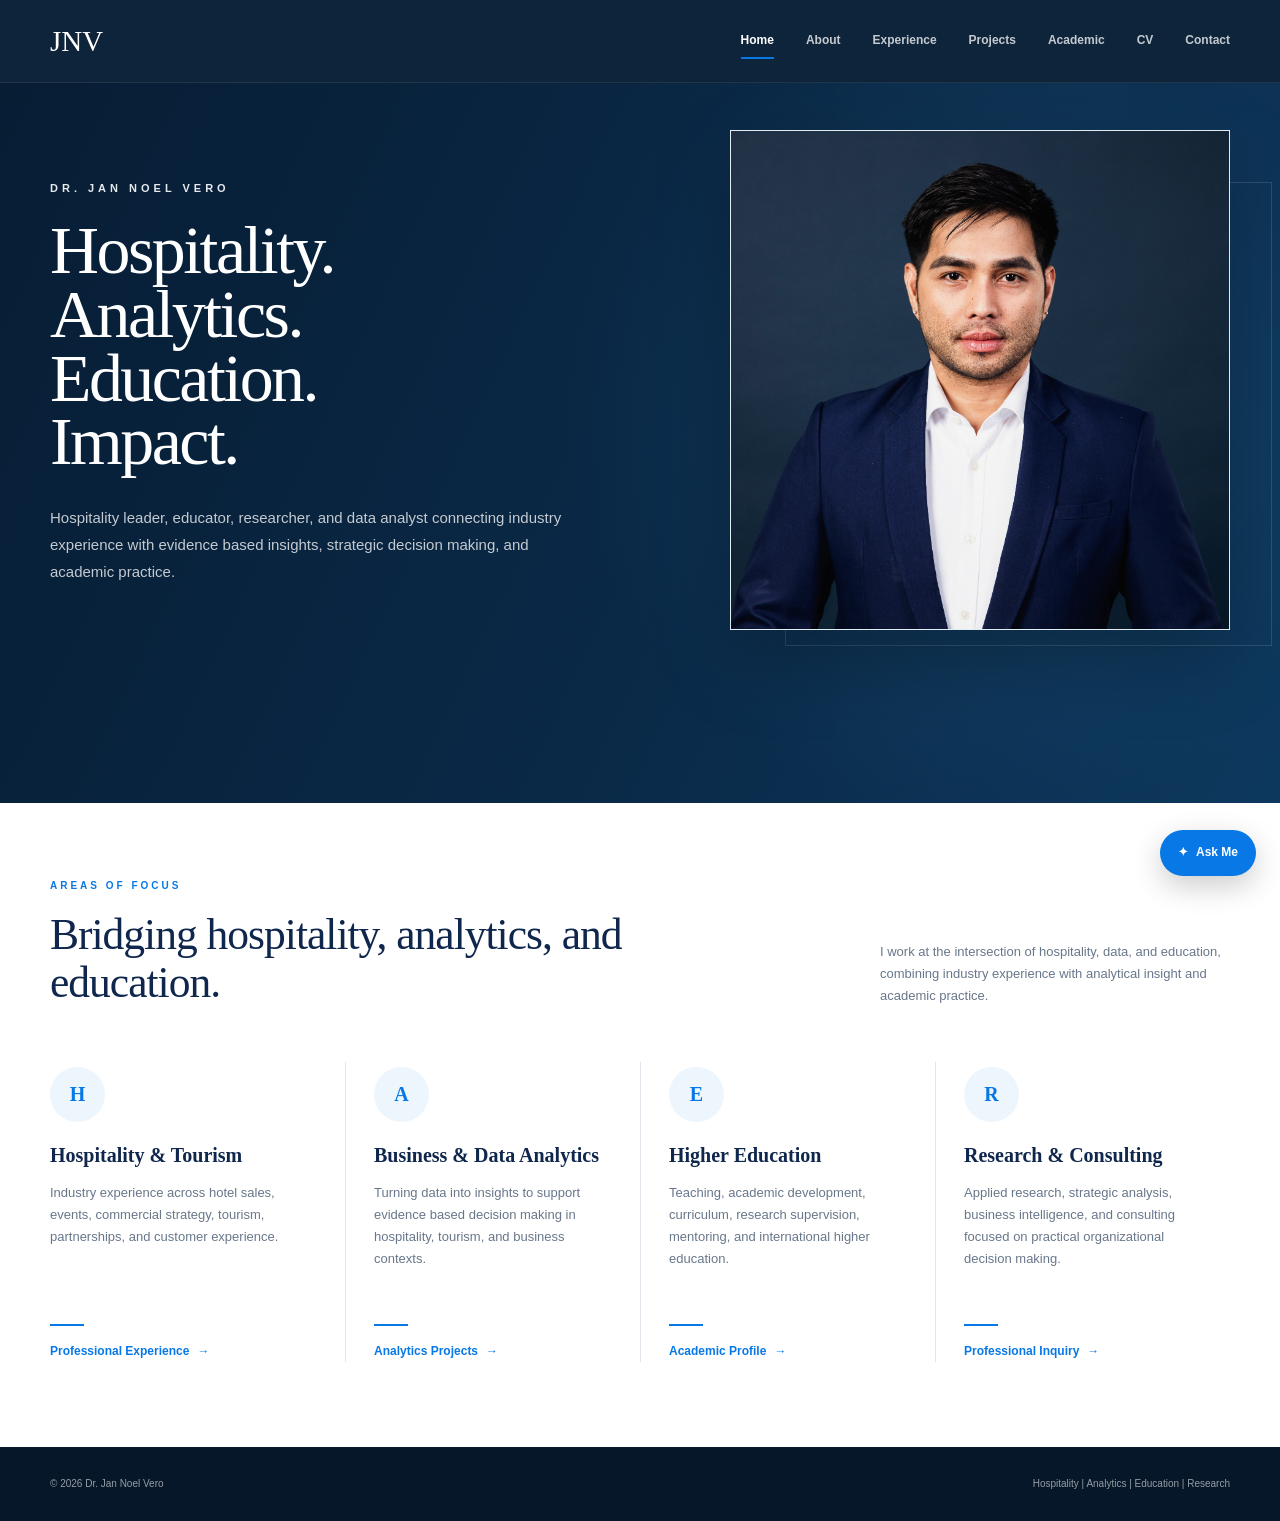
<file: index.html>
<!DOCTYPE html>
<html lang="en">

<head>

    <meta charset="UTF-8">

    <meta
        name="viewport"
        content="width=device-width, initial-scale=1.0"
    >

    <title>
        Dr. Jan Noel Vero | Professional Portfolio
    </title>

    <meta
        name="description"
        content="Professional portfolio of Dr. Jan Noel Vero covering hospitality and tourism, business and data analytics, higher education, research, sales, and strategic leadership."
    >

    <link
        rel="stylesheet"
        href="css/style.css"
    >

</head>


<body>


    <!-- =====================================================
         HEADER
         ===================================================== -->

    <header class="site-header">

        <div class="container site-navigation">


            <a
                href="index.html"
                class="site-logo"
                aria-label="Dr. Jan Noel Vero Home"
            >
                JNV
            </a>


            <nav
                class="site-nav"
                aria-label="Main navigation"
            >

                <a
                    href="index.html"
                    class="active"
                >
                    Home
                </a>

                <a href="about.html">
                    About
                </a>

                <a href="experience.html">
                    Experience
                </a>

                <a href="projects.html">
                    Projects
                </a>

                <a href="academic.html">
                    Academic
                </a>

                <a href="cv.html">
                    CV
                </a>

                <a href="contact.html">
                    Contact
                </a>

            </nav>


        </div>

    </header>



    <!-- =====================================================
         HOME HERO
         ===================================================== -->

    <main>


        <section class="home-hero">


            <div class="container home-hero-grid">


                <!-- LEFT SIDE -->

                <div class="home-copy">


                    <p class="home-name">
                        DR. JAN NOEL VERO
                    </p>


                    <h1>

                        <span>
                            Hospitality.
                        </span>

                        <span>
                            Analytics.
                        </span>

                        <span>
                            Education.
                        </span>

                        <span>
                            Impact.
                        </span>

                    </h1>


                    <p class="home-intro">

                        Hospitality leader, educator, researcher,
                        and data analyst connecting industry
                        experience with evidence based insights,
                        strategic decision making, and
                        academic practice.

                    </p>


                </div>



                <!-- RIGHT SIDE -->

                <div class="home-photo-column">


                    <div class="home-photo-accent"></div>


                    <div class="home-photo-frame">


                        <img
                            src="images/about.jpg"
                            alt="Dr. Jan Noel Vero"
                            class="home-photo"
                        >


                    </div>


                </div>


            </div>


        </section>



        <!-- =================================================
             AREAS OF FOCUS
             ================================================= -->

        <section class="home-focus">


            <div class="container">


                <!-- SECTION HEADING -->

                <div class="home-focus-heading">


                    <div>


                        <p class="section-label">
                            AREAS OF FOCUS
                        </p>


                        <h2 class="section-title">

                            Bridging hospitality,
                            analytics, and education.

                        </h2>


                    </div>



                    <p class="home-focus-intro">

                        I work at the intersection of hospitality,
                        data, and education, combining industry
                        experience with analytical insight
                        and academic practice.

                    </p>


                </div>



                <!-- FOCUS CARDS -->

                <div class="focus-grid">


                    <!-- HOSPITALITY -->

                    <article class="focus-card">


                        <div class="focus-icon">
                            H
                        </div>


                        <h3>
                            Hospitality &amp; Tourism
                        </h3>


                        <p>

                            Industry experience across hotel
                            sales, events, commercial strategy,
                            tourism, partnerships, and
                            customer experience.

                        </p>


                        <div class="card-line"></div>


                        <a
                            href="experience.html"
                            class="text-link"
                        >

                            Professional Experience

                            <span>
                                →
                            </span>

                        </a>


                    </article>



                    <!-- DATA ANALYTICS -->

                    <article class="focus-card">


                        <div class="focus-icon">
                            A
                        </div>


                        <h3>
                            Business &amp; Data Analytics
                        </h3>


                        <p>

                            Turning data into insights
                            to support evidence based
                            decision making in hospitality,
                            tourism, and business contexts.

                        </p>


                        <div class="card-line"></div>


                        <a
                            href="projects.html"
                            class="text-link"
                        >

                            Analytics Projects

                            <span>
                                →
                            </span>

                        </a>


                    </article>



                    <!-- EDUCATION -->

                    <article class="focus-card">


                        <div class="focus-icon">
                            E
                        </div>


                        <h3>
                            Higher Education
                        </h3>


                        <p>

                            Teaching, academic development,
                            curriculum, research supervision,
                            mentoring, and international
                            higher education.

                        </p>


                        <div class="card-line"></div>


                        <a
                            href="academic.html"
                            class="text-link"
                        >

                            Academic Profile

                            <span>
                                →
                            </span>

                        </a>


                    </article>



                    <!-- RESEARCH -->

                    <article class="focus-card">


                        <div class="focus-icon">
                            R
                        </div>


                        <h3>
                            Research &amp; Consulting
                        </h3>


                        <p>

                            Applied research, strategic analysis,
                            business intelligence, and consulting
                            focused on practical organizational
                            decision making.

                        </p>


                        <div class="card-line"></div>


                        <a
                            href="contact.html"
                            class="text-link"
                        >

                            Professional Inquiry

                            <span>
                                →
                            </span>

                        </a>


                    </article>


                </div>


            </div>


        </section>


    </main>



    <!-- =====================================================
         FOOTER
         ===================================================== -->

    <footer class="site-footer">


        <div class="container footer-content">


            <p>
                © 2026 Dr. Jan Noel Vero
            </p>


            <p>
                Hospitality | Analytics | Education | Research
            </p>


        </div>


    </footer>



    <!-- =====================================================
         ASK ME
         ===================================================== -->

    <button
        id="chatbot-toggle"
        class="chatbot-toggle"
        type="button"
        aria-label="Open portfolio assistant"
    >

        <span>
            ✦
        </span>

        Ask Me

    </button>



    <!-- =====================================================
         PORTFOLIO ASSISTANT
         ===================================================== -->

    <section
        id="chatbot"
        class="chatbot"
        aria-label="Portfolio assistant"
    >


        <!-- CHATBOT HEADER -->

        <div class="chatbot-header">


            <div class="chatbot-header-title">


                <div class="assistant-icon">
                    JV
                </div>


                <div>


                    <strong>
                        Portfolio Assistant
                    </strong>


                    <span>
                        Dr. Jan Noel Vero
                    </span>


                </div>


            </div>



            <button
                id="chatbot-close"
                class="chatbot-close"
                type="button"
                aria-label="Close portfolio assistant"
            >
                ×
            </button>


        </div>



        <!-- CHATBOT MESSAGES -->

        <div
            id="chatbot-messages"
            class="chatbot-messages"
            aria-live="polite"
        >


            <div class="bot-message">

                Welcome. I can help you explore
                Dr. Vero's professional experience,
                hospitality expertise, analytics projects,
                academic work, and qualifications.

            </div>


        </div>



        <!-- VISITOR TYPE -->

        <div class="visitor-context">


            <p>
                What brings you to the portfolio?
            </p>


            <div class="visitor-buttons">


                <button
                    type="button"
                    data-visitor="Recruiter"
                >
                    Recruiter
                </button>


                <button
                    type="button"
                    data-visitor="Hotel Executive"
                >
                    Hotel Executive
                </button>


                <button
                    type="button"
                    data-visitor="Academic"
                >
                    Academic
                </button>


                <button
                    type="button"
                    data-visitor="Researcher"
                >
                    Researcher
                </button>


                <button
                    type="button"
                    data-visitor="Potential Client"
                >
                    Potential Client
                </button>


                <button
                    type="button"
                    data-visitor="Other"
                >
                    Other
                </button>


            </div>


        </div>



        <!-- QUICK QUESTIONS -->

        <div
            id="chatbot-options"
            class="chatbot-options"
        >


            <button
                type="button"
                data-chat="professional experience"
            >
                Experience
            </button>


            <button
                type="button"
                data-chat="hospitality expertise"
            >
                Expertise
            </button>


            <button
                type="button"
                data-chat="data analytics projects"
            >
                Projects
            </button>


            <button
                type="button"
                data-chat="academic teaching research"
            >
                Academic
            </button>


            <button
                type="button"
                data-chat="curriculum vitae qualifications"
            >
                CV
            </button>


            <button
                type="button"
                data-chat="contact professional opportunity"
            >
                Contact
            </button>


        </div>



        <!-- CUSTOM QUESTION -->

        <form
            id="chat-question-form"
            class="chat-question-form"
        >


            <input
                id="chat-question-input"
                type="text"
                placeholder="Ask a personalized question..."
                autocomplete="off"
                aria-label="Ask a question about Dr. Vero"
            >


            <button type="submit">
                Send
            </button>


        </form>


    </section>



    <!-- =====================================================
         JAVASCRIPT
         ===================================================== -->

    <script src="js/chatbot.js"></script>


</body>

</html>
</file>
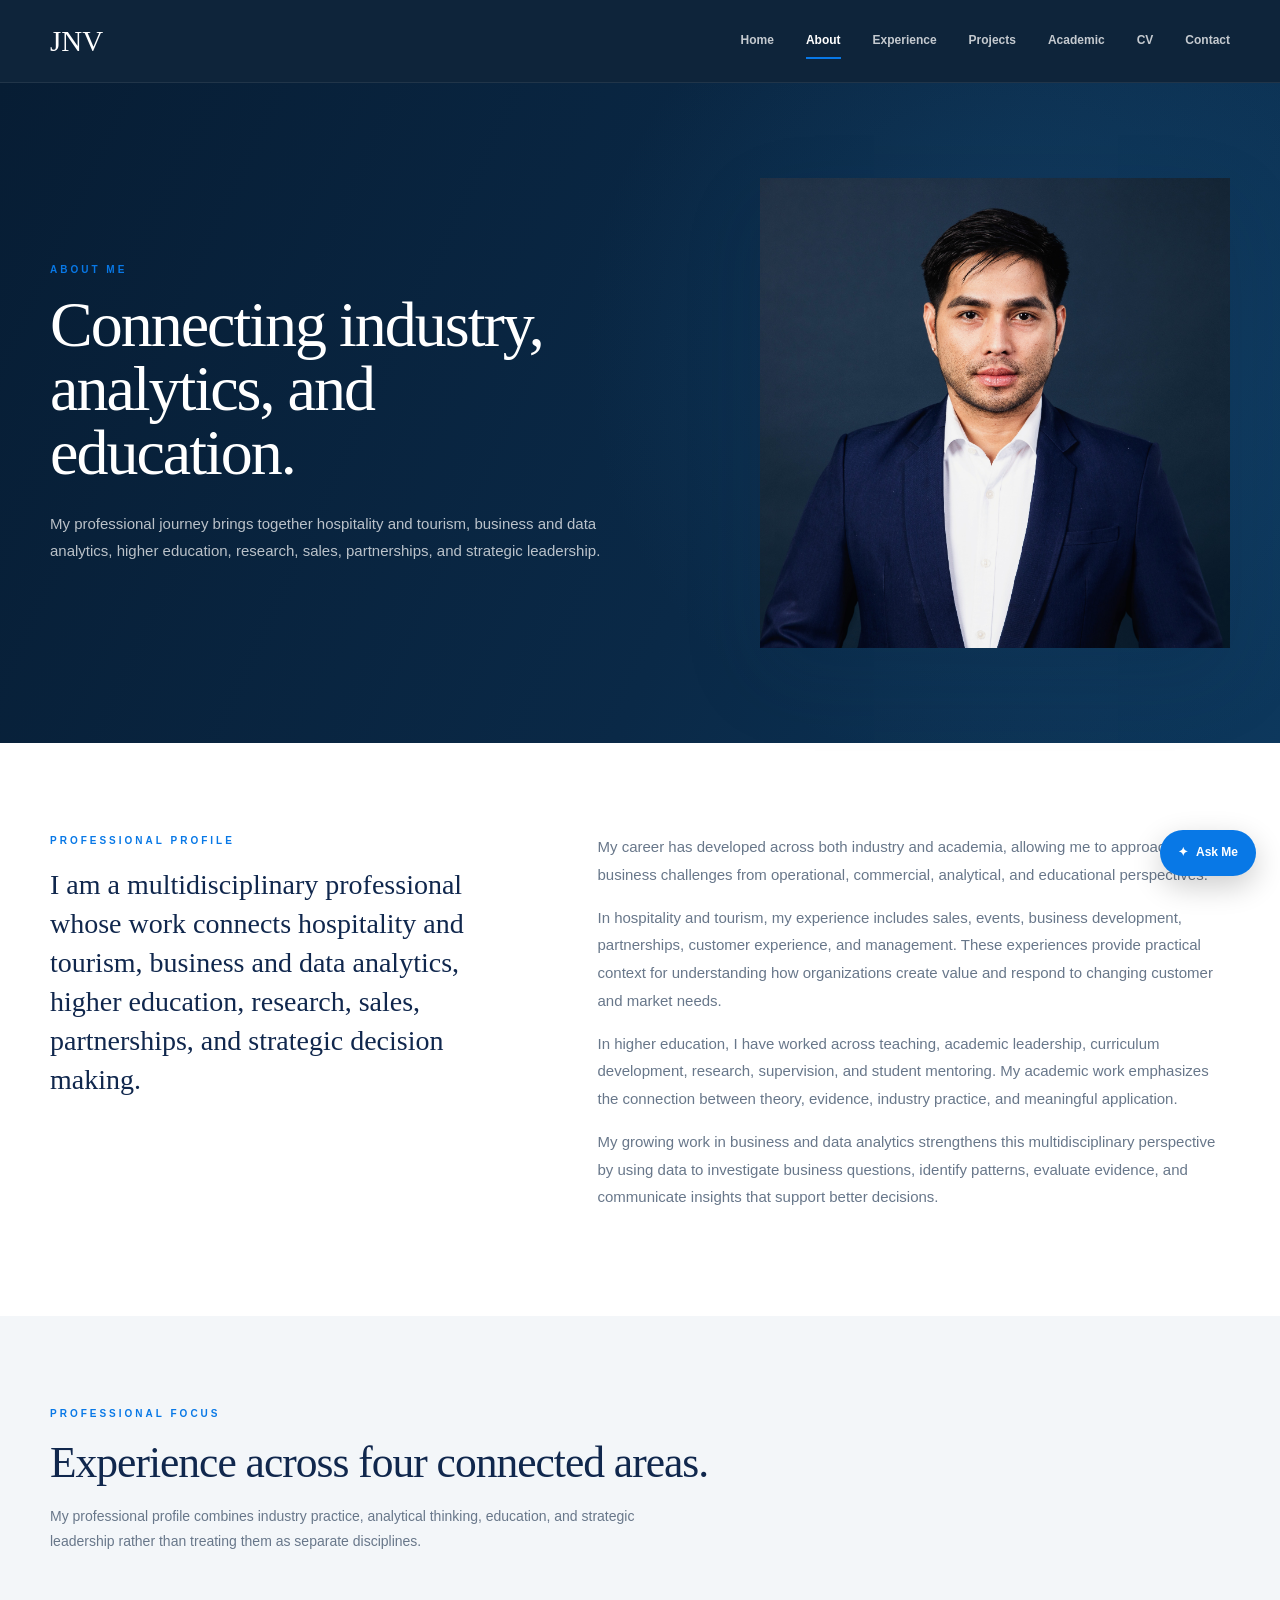
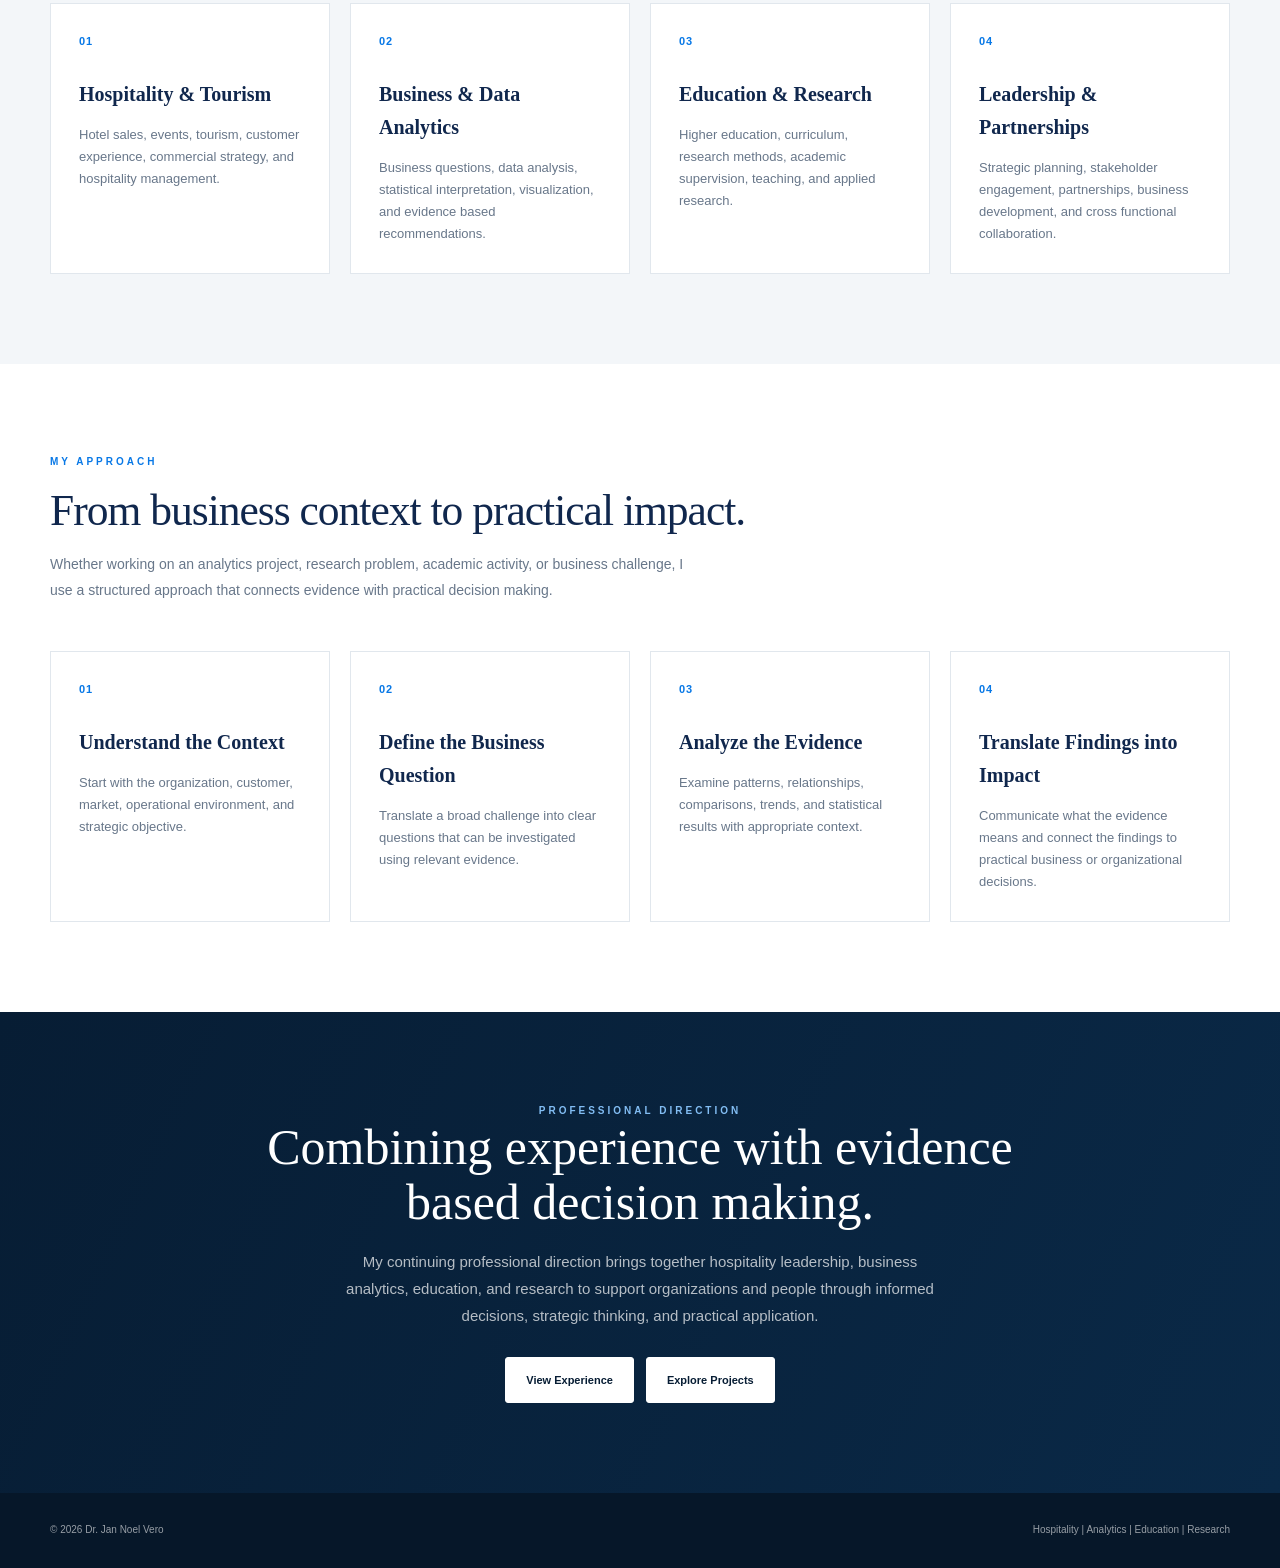
<file: about.html>
<!DOCTYPE html>
<html lang="en">

<head>

    <meta charset="UTF-8">

    <meta
        name="viewport"
        content="width=device-width, initial-scale=1.0"
    >

    <title>
        About | Dr. Jan Noel Vero
    </title>

    <meta
        name="description"
        content="About Dr. Jan Noel Vero, a multidisciplinary professional working across hospitality and tourism, business and data analytics, higher education, research, sales, and strategic leadership."
    >

    <link
        rel="stylesheet"
        href="css/style.css"
    >

</head>


<body>


    <!-- =====================================================
         HEADER
         ===================================================== -->

    <header class="site-header">


        <div class="container site-navigation">


            <a
                href="index.html"
                class="site-logo"
                aria-label="Dr. Jan Noel Vero Home"
            >
                JNV
            </a>


            <nav
                class="site-nav"
                aria-label="Main navigation"
            >

                <a href="index.html">
                    Home
                </a>

                <a
                    href="about.html"
                    class="active"
                >
                    About
                </a>

                <a href="experience.html">
                    Experience
                </a>

                <a href="projects.html">
                    Projects
                </a>

                <a href="academic.html">
                    Academic
                </a>

                <a href="cv.html">
                    CV
                </a>

                <a href="contact.html">
                    Contact
                </a>

            </nav>


        </div>


    </header>



    <main>


        <!-- =================================================
             ABOUT HERO
             ================================================= -->

        <section class="page-hero">


            <div class="container page-hero-grid">


                <!-- LEFT -->

                <div class="page-hero-copy">


                    <p class="eyebrow">
                        ABOUT ME
                    </p>


                    <h1 class="page-title">

                        Connecting industry,
                        analytics, and education.

                    </h1>


                    <p>

                        My professional journey brings together
                        hospitality and tourism, business and data
                        analytics, higher education, research,
                        sales, partnerships, and strategic
                        leadership.

                    </p>


                </div>



                <!-- RIGHT -->

                <div class="about-hero-photo">


                    <div class="about-photo-frame">


                        <img
                            src="images/about.jpg"
                            alt="Dr. Jan Noel Vero"
                            class="about-photo"
                        >


                    </div>


                </div>


            </div>


        </section>



        <!-- =================================================
             PROFESSIONAL PROFILE
             ================================================= -->

        <section class="content-section white">


            <div class="container">


                <div class="profile-grid">


                    <!-- LEFT -->

                    <div>


                        <p class="section-label">
                            PROFESSIONAL PROFILE
                        </p>


                        <p class="profile-intro">

                            I am a multidisciplinary professional
                            whose work connects hospitality and
                            tourism, business and data analytics,
                            higher education, research, sales,
                            partnerships, and strategic
                            decision making.

                        </p>


                    </div>



                    <!-- RIGHT -->

                    <div class="profile-copy">


                        <p>

                            My career has developed across both
                            industry and academia, allowing me to
                            approach business challenges from
                            operational, commercial, analytical,
                            and educational perspectives.

                        </p>


                        <p>

                            In hospitality and tourism, my
                            experience includes sales, events,
                            business development, partnerships,
                            customer experience, and management.
                            These experiences provide practical
                            context for understanding how
                            organizations create value and respond
                            to changing customer and market needs.

                        </p>


                        <p>

                            In higher education, I have worked
                            across teaching, academic leadership,
                            curriculum development, research,
                            supervision, and student mentoring.
                            My academic work emphasizes the
                            connection between theory, evidence,
                            industry practice, and meaningful
                            application.

                        </p>


                        <p>

                            My growing work in business and data
                            analytics strengthens this
                            multidisciplinary perspective by using
                            data to investigate business questions,
                            identify patterns, evaluate evidence,
                            and communicate insights that support
                            better decisions.

                        </p>


                    </div>


                </div>


            </div>


        </section>



        <!-- =================================================
             PROFESSIONAL FOCUS
             ================================================= -->

        <section class="content-section light">


            <div class="container">


                <div class="section-heading">


                    <p class="section-label">
                        PROFESSIONAL FOCUS
                    </p>


                    <h2 class="section-title">

                        Experience across four
                        connected areas.

                    </h2>


                    <p class="section-description">

                        My professional profile combines industry
                        practice, analytical thinking, education,
                        and strategic leadership rather than
                        treating them as separate disciplines.

                    </p>


                </div>



                <div class="four-grid">


                    <!-- 01 -->

                    <article class="info-card">


                        <span class="card-number">
                            01
                        </span>


                        <h3>
                            Hospitality &amp; Tourism
                        </h3>


                        <p>

                            Hotel sales, events, tourism,
                            customer experience, commercial
                            strategy, and hospitality management.

                        </p>


                    </article>



                    <!-- 02 -->

                    <article class="info-card">


                        <span class="card-number">
                            02
                        </span>


                        <h3>
                            Business &amp; Data Analytics
                        </h3>


                        <p>

                            Business questions, data analysis,
                            statistical interpretation,
                            visualization, and evidence based
                            recommendations.

                        </p>


                    </article>



                    <!-- 03 -->

                    <article class="info-card">


                        <span class="card-number">
                            03
                        </span>


                        <h3>
                            Education &amp; Research
                        </h3>


                        <p>

                            Higher education, curriculum,
                            research methods, academic
                            supervision, teaching, and
                            applied research.

                        </p>


                    </article>



                    <!-- 04 -->

                    <article class="info-card">


                        <span class="card-number">
                            04
                        </span>


                        <h3>
                            Leadership &amp; Partnerships
                        </h3>


                        <p>

                            Strategic planning, stakeholder
                            engagement, partnerships,
                            business development, and
                            cross functional collaboration.

                        </p>


                    </article>


                </div>


            </div>


        </section>



        <!-- =================================================
             MY APPROACH
             ================================================= -->

        <section class="content-section white">


            <div class="container">


                <div class="section-heading">


                    <p class="section-label">
                        MY APPROACH
                    </p>


                    <h2 class="section-title">

                        From business context
                        to practical impact.

                    </h2>


                    <p class="section-description">

                        Whether working on an analytics project,
                        research problem, academic activity, or
                        business challenge, I use a structured
                        approach that connects evidence with
                        practical decision making.

                    </p>


                </div>



                <div class="four-grid">


                    <!-- 01 -->

                    <article class="info-card">


                        <span class="card-number">
                            01
                        </span>


                        <h3>
                            Understand the Context
                        </h3>


                        <p>

                            Start with the organization,
                            customer, market, operational
                            environment, and strategic objective.

                        </p>


                    </article>



                    <!-- 02 -->

                    <article class="info-card">


                        <span class="card-number">
                            02
                        </span>


                        <h3>
                            Define the Business Question
                        </h3>


                        <p>

                            Translate a broad challenge into
                            clear questions that can be
                            investigated using relevant
                            evidence.

                        </p>


                    </article>



                    <!-- 03 -->

                    <article class="info-card">


                        <span class="card-number">
                            03
                        </span>


                        <h3>
                            Analyze the Evidence
                        </h3>


                        <p>

                            Examine patterns, relationships,
                            comparisons, trends, and statistical
                            results with appropriate context.

                        </p>


                    </article>



                    <!-- 04 -->

                    <article class="info-card">


                        <span class="card-number">
                            04
                        </span>


                        <h3>
                            Translate Findings into Impact
                        </h3>


                        <p>

                            Communicate what the evidence means
                            and connect the findings to practical
                            business or organizational decisions.

                        </p>


                    </article>


                </div>


            </div>


        </section>



        <!-- =================================================
             PROFESSIONAL DIRECTION
             ================================================= -->

        <section class="cta-section">


            <div class="container">


                <div class="cta-content">


                    <p class="section-label">
                        PROFESSIONAL DIRECTION
                    </p>


                    <h2>

                        Combining experience with
                        evidence based decision making.

                    </h2>


                    <p>

                        My continuing professional direction
                        brings together hospitality leadership,
                        business analytics, education, and
                        research to support organizations and
                        people through informed decisions,
                        strategic thinking, and practical
                        application.

                    </p>


                    <div class="button-row">


                        <a
                            href="experience.html"
                            class="button-light"
                        >
                            View Experience
                        </a>


                        <a
                            href="projects.html"
                            class="button-light"
                        >
                            Explore Projects
                        </a>


                    </div>


                </div>


            </div>


        </section>


    </main>



    <!-- =====================================================
         FOOTER
         ===================================================== -->

    <footer class="site-footer">


        <div class="container footer-content">


            <p>
                © 2026 Dr. Jan Noel Vero
            </p>


            <p>
                Hospitality | Analytics | Education | Research
            </p>


        </div>


    </footer>



    <!-- =====================================================
         ASK ME
         ===================================================== -->

    <button
        id="chatbot-toggle"
        class="chatbot-toggle"
        type="button"
        aria-label="Open portfolio assistant"
    >

        <span>
            ✦
        </span>

        Ask Me

    </button>



    <!-- =====================================================
         PORTFOLIO ASSISTANT
         ===================================================== -->

    <section
        id="chatbot"
        class="chatbot"
        aria-label="Portfolio assistant"
    >


        <div class="chatbot-header">


            <div class="chatbot-header-title">


                <div class="assistant-icon">
                    JV
                </div>


                <div>


                    <strong>
                        Portfolio Assistant
                    </strong>


                    <span>
                        Dr. Jan Noel Vero
                    </span>


                </div>


            </div>


            <button
                id="chatbot-close"
                class="chatbot-close"
                type="button"
                aria-label="Close portfolio assistant"
            >
                ×
            </button>


        </div>



        <div
            id="chatbot-messages"
            class="chatbot-messages"
            aria-live="polite"
        >


            <div class="bot-message">

                Welcome. I can help you explore
                Dr. Vero's professional experience,
                hospitality expertise, analytics projects,
                academic work, and qualifications.

            </div>


        </div>



        <div class="visitor-context">


            <p>
                What brings you to the portfolio?
            </p>


            <div class="visitor-buttons">


                <button
                    type="button"
                    data-visitor="Recruiter"
                >
                    Recruiter
                </button>


                <button
                    type="button"
                    data-visitor="Hotel Executive"
                >
                    Hotel Executive
                </button>


                <button
                    type="button"
                    data-visitor="Academic"
                >
                    Academic
                </button>


                <button
                    type="button"
                    data-visitor="Researcher"
                >
                    Researcher
                </button>


                <button
                    type="button"
                    data-visitor="Potential Client"
                >
                    Potential Client
                </button>


                <button
                    type="button"
                    data-visitor="Other"
                >
                    Other
                </button>


            </div>


        </div>



        <div
            id="chatbot-options"
            class="chatbot-options"
        >


            <button
                type="button"
                data-chat="professional experience"
            >
                Experience
            </button>


            <button
                type="button"
                data-chat="hospitality expertise"
            >
                Expertise
            </button>


            <button
                type="button"
                data-chat="data analytics projects"
            >
                Projects
            </button>


            <button
                type="button"
                data-chat="academic teaching research"
            >
                Academic
            </button>


            <button
                type="button"
                data-chat="curriculum vitae qualifications"
            >
                CV
            </button>


            <button
                type="button"
                data-chat="contact professional opportunity"
            >
                Contact
            </button>


        </div>



        <form
            id="chat-question-form"
            class="chat-question-form"
        >


            <input
                id="chat-question-input"
                type="text"
                placeholder="Ask a personalized question..."
                autocomplete="off"
                aria-label="Ask a question about Dr. Vero"
            >


            <button type="submit">
                Send
            </button>


        </form>


    </section>



    <!-- =====================================================
         JAVASCRIPT
         ===================================================== -->

    <script src="js/chatbot.js"></script>


</body>

</html>
</file>
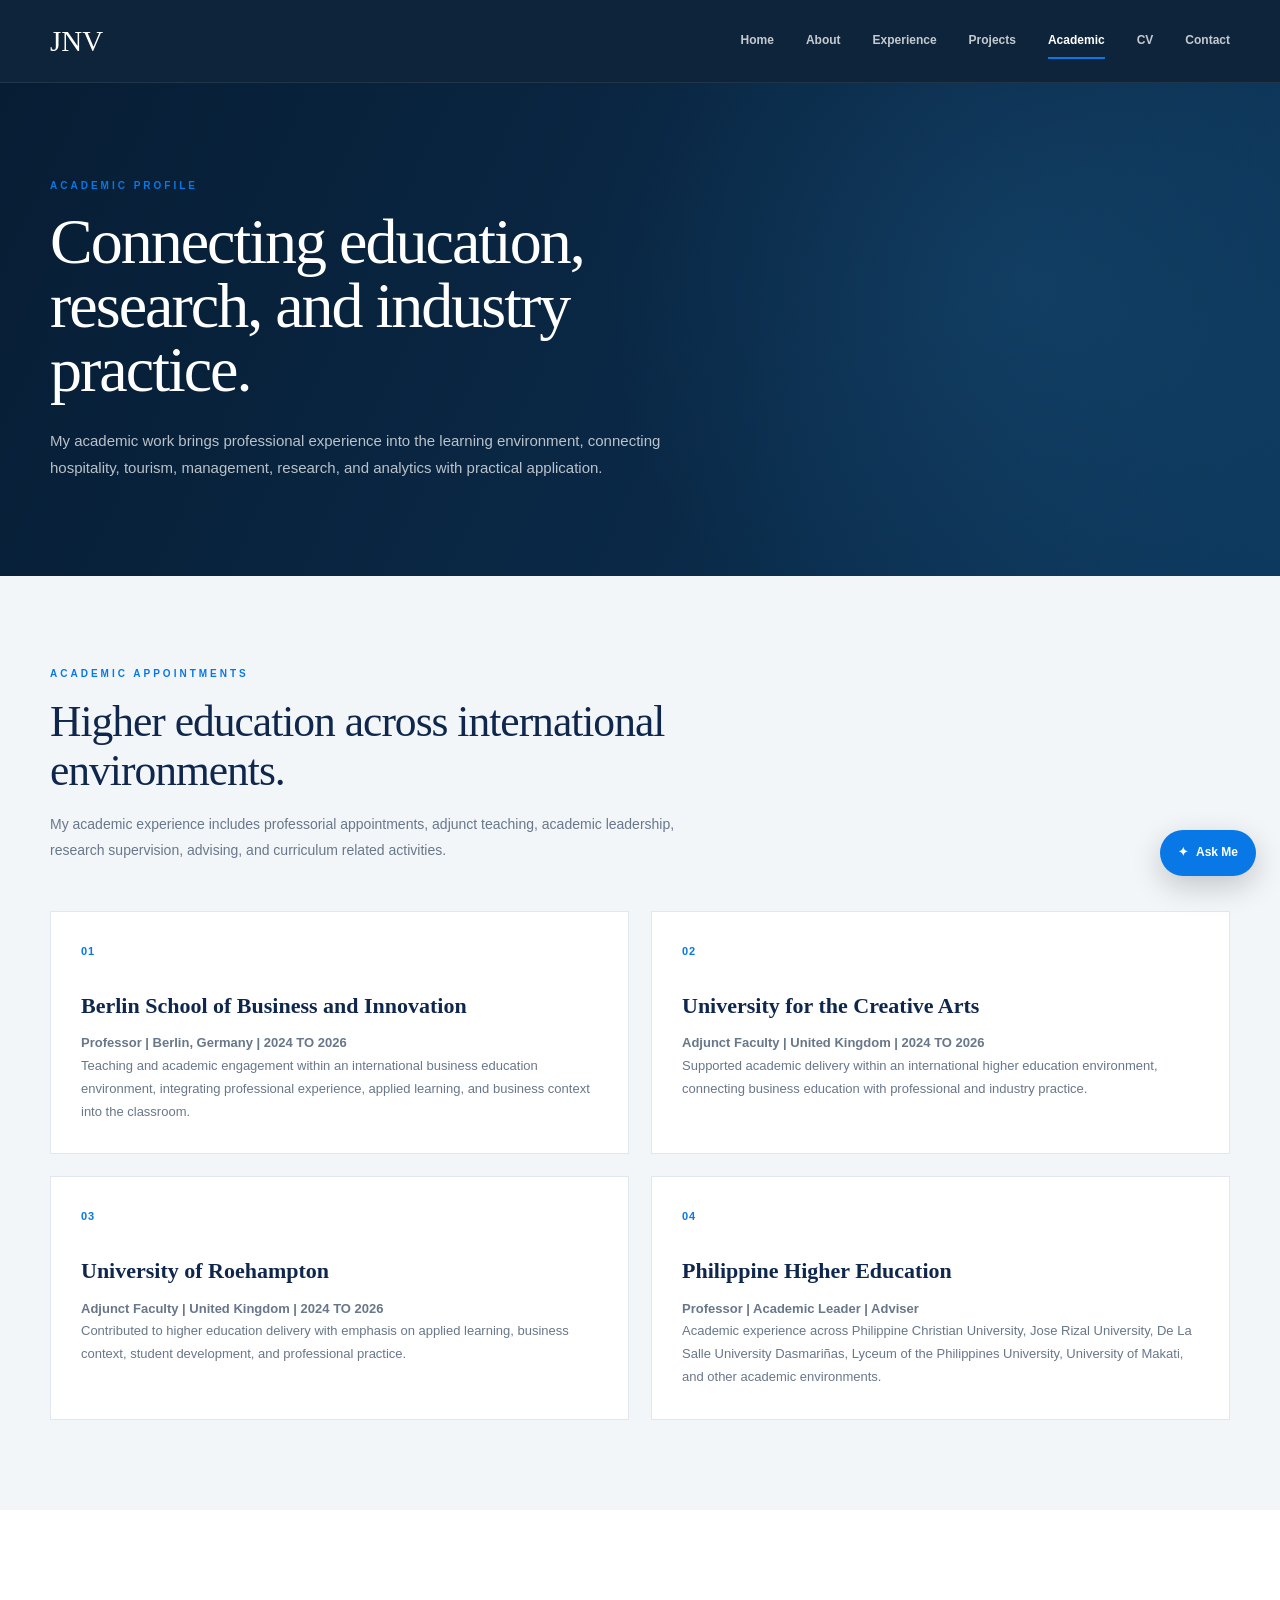
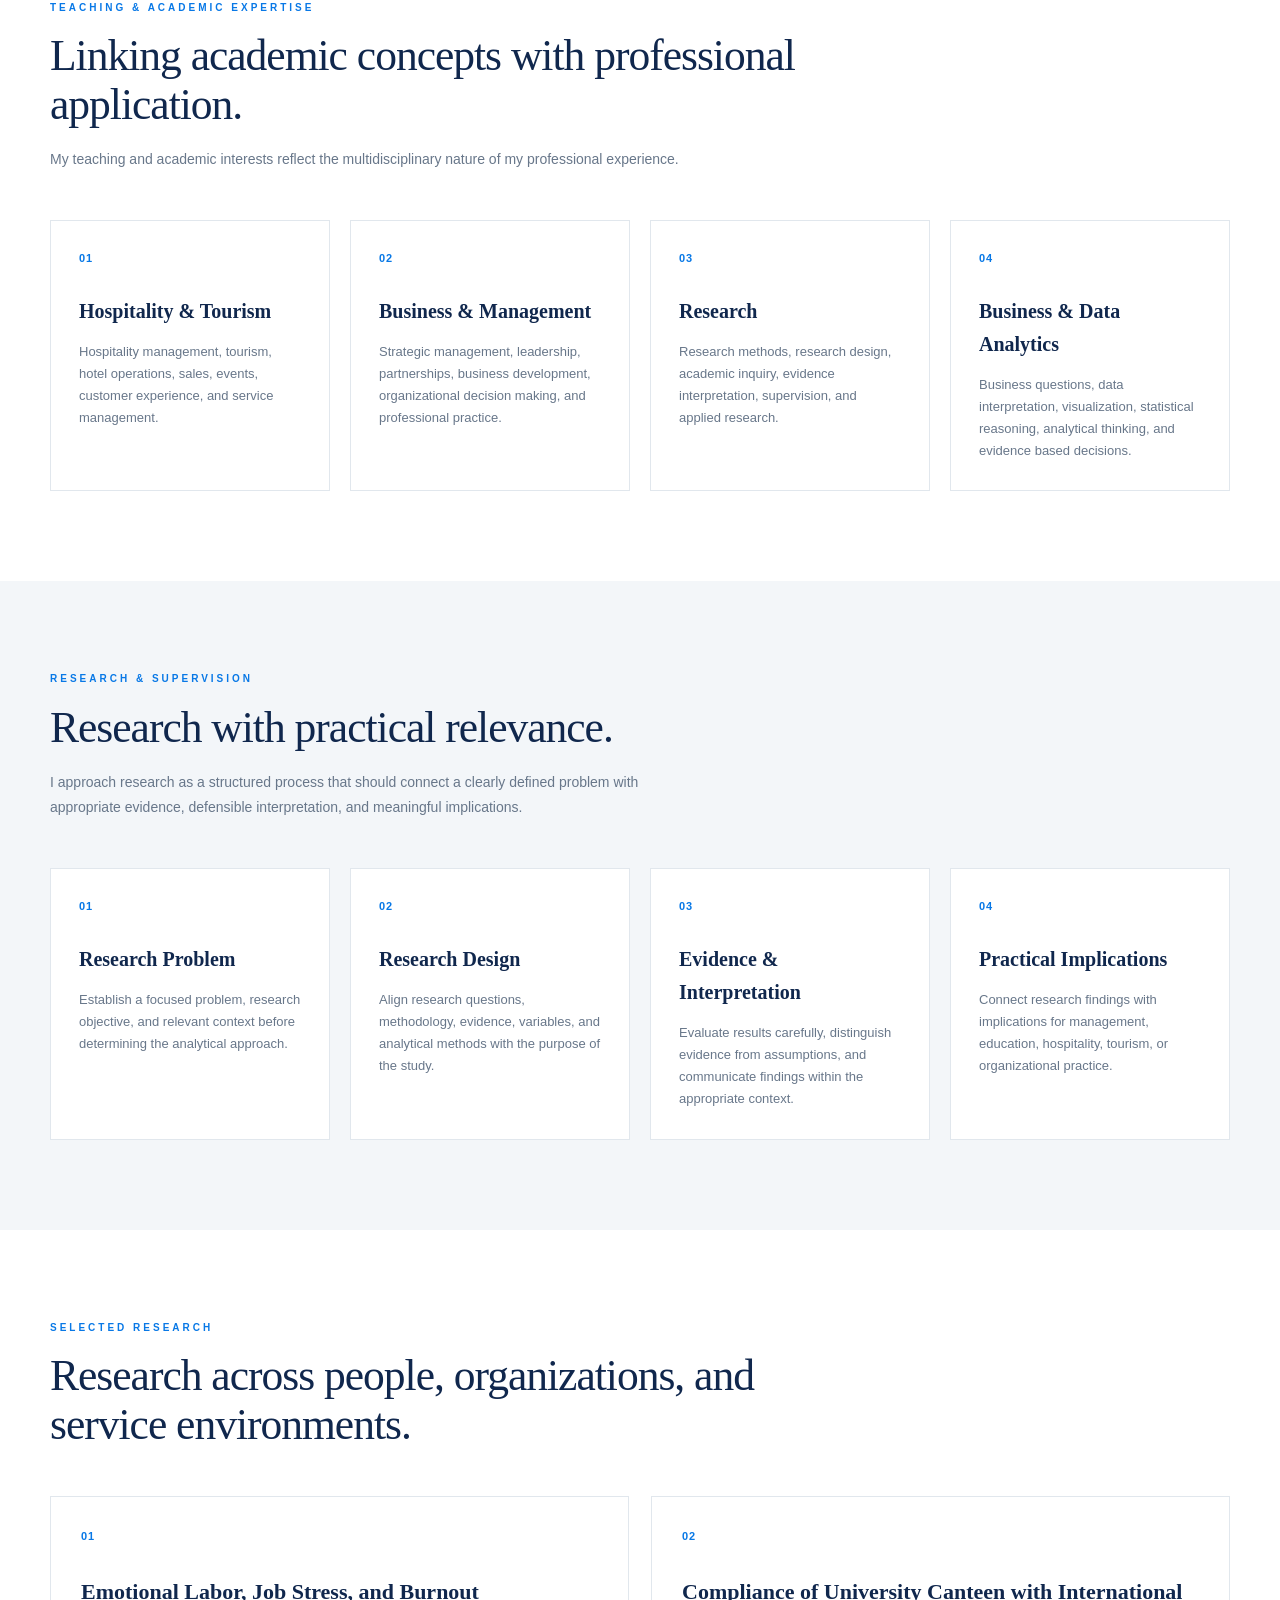
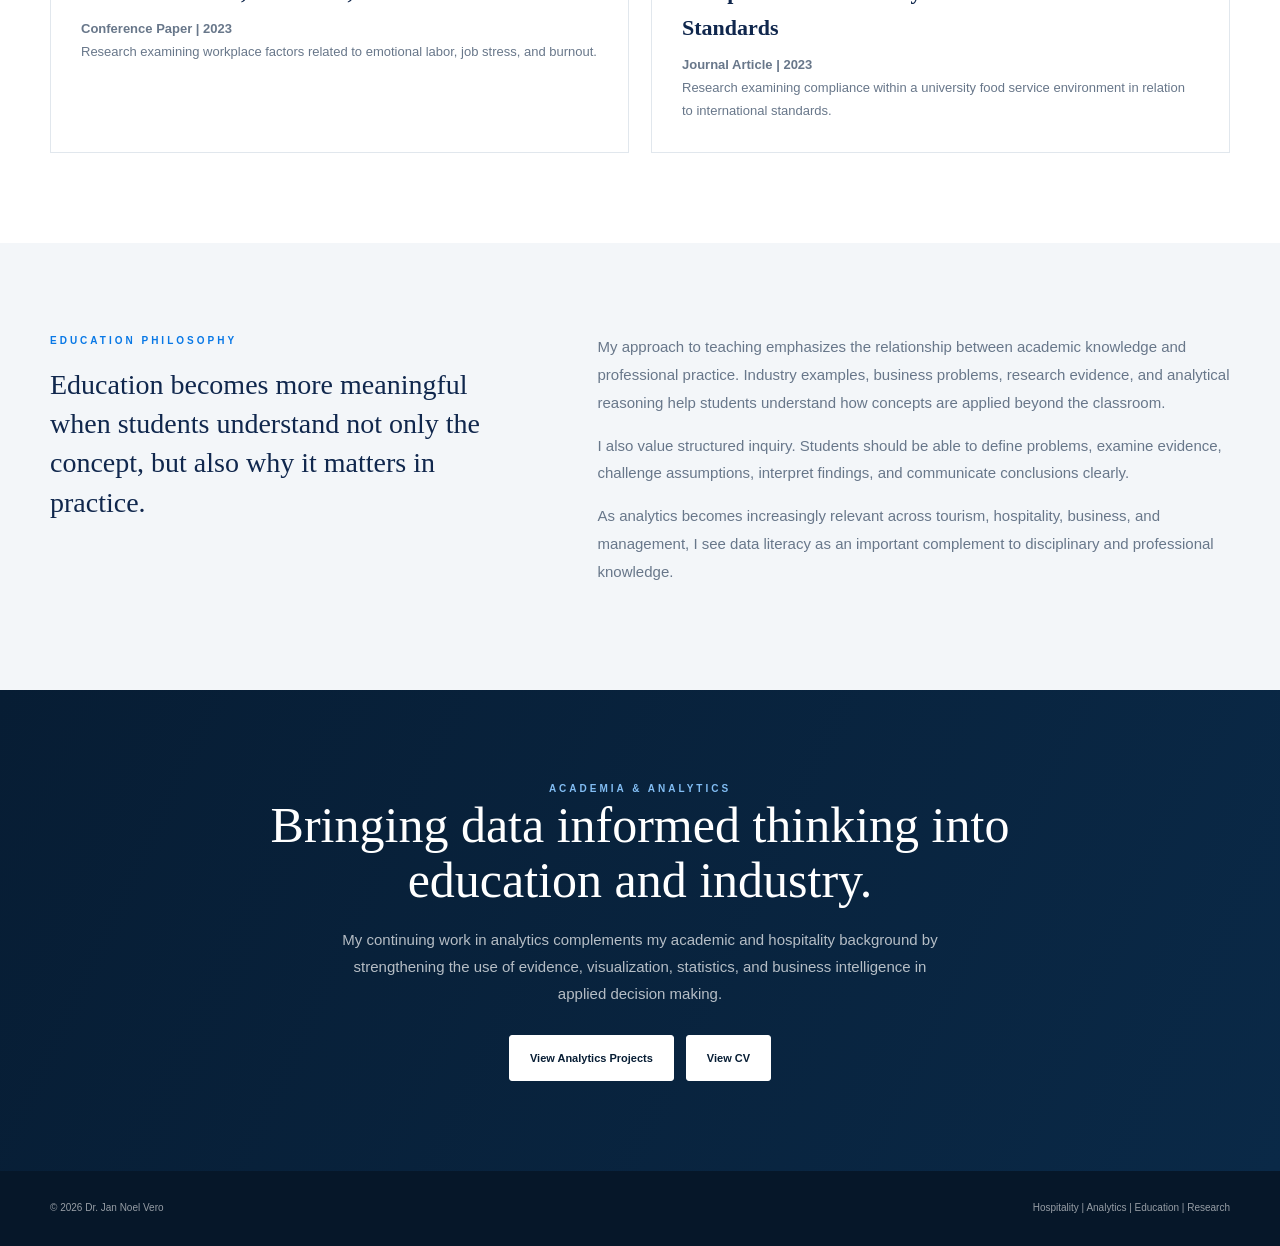
<file: academic.html>
<!DOCTYPE html>
<html lang="en">

<head>

    <meta charset="UTF-8">

    <meta
        name="viewport"
        content="width=device-width, initial-scale=1.0"
    >

    <title>
        Academic | Dr. Jan Noel Vero
    </title>

    <meta
        name="description"
        content="Academic profile of Dr. Jan Noel Vero covering higher education, teaching, research, academic leadership, research supervision, hospitality, tourism, management, and analytics."
    >

    <link
        rel="stylesheet"
        href="css/style.css"
    >

</head>


<body>


    <!-- =====================================================
         HEADER
         ===================================================== -->

    <header class="site-header">

        <div class="container site-navigation">

            <a
                href="index.html"
                class="site-logo"
                aria-label="Dr. Jan Noel Vero Home"
            >
                JNV
            </a>


            <nav
                class="site-nav"
                aria-label="Main navigation"
            >

                <a href="index.html">
                    Home
                </a>

                <a href="about.html">
                    About
                </a>

                <a href="experience.html">
                    Experience
                </a>

                <a href="projects.html">
                    Projects
                </a>

                <a
                    href="academic.html"
                    class="active"
                >
                    Academic
                </a>

                <a href="cv.html">
                    CV
                </a>

                <a href="contact.html">
                    Contact
                </a>

            </nav>

        </div>

    </header>



    <main>


        <!-- =================================================
             ACADEMIC HERO
             ================================================= -->

        <section class="page-hero">

            <div class="container">

                <div class="page-hero-copy">

                    <p class="eyebrow">
                        ACADEMIC PROFILE
                    </p>


                    <h1 class="page-title">

                        Connecting education,
                        research, and industry practice.

                    </h1>


                    <p>

                        My academic work brings professional
                        experience into the learning environment,
                        connecting hospitality, tourism,
                        management, research, and analytics
                        with practical application.

                    </p>

                </div>

            </div>

        </section>



        <!-- =================================================
             ACADEMIC APPOINTMENTS
             ================================================= -->

        <section class="content-section light">

            <div class="container">


                <div class="section-heading">

                    <p class="section-label">
                        ACADEMIC APPOINTMENTS
                    </p>


                    <h2 class="section-title">

                        Higher education across
                        international environments.

                    </h2>


                    <p class="section-description">

                        My academic experience includes
                        professorial appointments, adjunct
                        teaching, academic leadership,
                        research supervision, advising,
                        and curriculum related activities.

                    </p>

                </div>



                <div class="academic-grid">


                    <!-- 01 -->

                    <article class="academic-card">

                        <span class="card-number">
                            01
                        </span>


                        <h3>
                            Berlin School of Business
                            and Innovation
                        </h3>


                        <p class="academic-role">
                            Professor | Berlin, Germany | 2024 TO 2026
                        </p>


                        <p>

                            Teaching and academic engagement
                            within an international business
                            education environment, integrating
                            professional experience, applied
                            learning, and business context
                            into the classroom.

                        </p>

                    </article>



                    <!-- 02 -->

                    <article class="academic-card">

                        <span class="card-number">
                            02
                        </span>


                        <h3>
                            University for the
                            Creative Arts
                        </h3>


                        <p class="academic-role">
                            Adjunct Faculty | United Kingdom | 2024 TO 2026
                        </p>


                        <p>

                            Supported academic delivery within
                            an international higher education
                            environment, connecting business
                            education with professional and
                            industry practice.

                        </p>

                    </article>



                    <!-- 03 -->

                    <article class="academic-card">

                        <span class="card-number">
                            03
                        </span>


                        <h3>
                            University of Roehampton
                        </h3>


                        <p class="academic-role">
                            Adjunct Faculty | United Kingdom | 2024 TO 2026
                        </p>


                        <p>

                            Contributed to higher education
                            delivery with emphasis on applied
                            learning, business context, student
                            development, and professional
                            practice.

                        </p>

                    </article>



                    <!-- 04 -->

                    <article class="academic-card">

                        <span class="card-number">
                            04
                        </span>


                        <h3>
                            Philippine Higher Education
                        </h3>


                        <p class="academic-role">
                            Professor | Academic Leader | Adviser
                        </p>


                        <p>

                            Academic experience across
                            Philippine Christian University,
                            Jose Rizal University,
                            De La Salle University Dasmariñas,
                            Lyceum of the Philippines University,
                            University of Makati, and other
                            academic environments.

                        </p>

                    </article>


                </div>

            </div>

        </section>



        <!-- =================================================
             TEACHING EXPERTISE
             ================================================= -->

        <section class="content-section white">

            <div class="container">


                <div class="section-heading">

                    <p class="section-label">
                        TEACHING &amp; ACADEMIC EXPERTISE
                    </p>


                    <h2 class="section-title">

                        Linking academic concepts
                        with professional application.

                    </h2>


                    <p class="section-description">

                        My teaching and academic interests
                        reflect the multidisciplinary nature
                        of my professional experience.

                    </p>

                </div>



                <div class="four-grid">


                    <!-- 01 -->

                    <article class="info-card">

                        <span class="card-number">
                            01
                        </span>


                        <h3>
                            Hospitality &amp; Tourism
                        </h3>


                        <p>

                            Hospitality management,
                            tourism, hotel operations,
                            sales, events, customer
                            experience, and service
                            management.

                        </p>

                    </article>



                    <!-- 02 -->

                    <article class="info-card">

                        <span class="card-number">
                            02
                        </span>


                        <h3>
                            Business &amp; Management
                        </h3>


                        <p>

                            Strategic management,
                            leadership, partnerships,
                            business development,
                            organizational decision making,
                            and professional practice.

                        </p>

                    </article>



                    <!-- 03 -->

                    <article class="info-card">

                        <span class="card-number">
                            03
                        </span>


                        <h3>
                            Research
                        </h3>


                        <p>

                            Research methods,
                            research design,
                            academic inquiry,
                            evidence interpretation,
                            supervision, and applied
                            research.

                        </p>

                    </article>



                    <!-- 04 -->

                    <article class="info-card">

                        <span class="card-number">
                            04
                        </span>


                        <h3>
                            Business &amp; Data Analytics
                        </h3>


                        <p>

                            Business questions,
                            data interpretation,
                            visualization, statistical
                            reasoning, analytical thinking,
                            and evidence based decisions.

                        </p>

                    </article>


                </div>

            </div>

        </section>



        <!-- =================================================
             RESEARCH AND SUPERVISION
             ================================================= -->

        <section class="content-section light">

            <div class="container">


                <div class="section-heading">

                    <p class="section-label">
                        RESEARCH &amp; SUPERVISION
                    </p>


                    <h2 class="section-title">

                        Research with practical
                        relevance.

                    </h2>


                    <p class="section-description">

                        I approach research as a structured
                        process that should connect a clearly
                        defined problem with appropriate
                        evidence, defensible interpretation,
                        and meaningful implications.

                    </p>

                </div>



                <div class="four-grid">


                    <!-- 01 -->

                    <article class="info-card">

                        <span class="card-number">
                            01
                        </span>


                        <h3>
                            Research Problem
                        </h3>


                        <p>

                            Establish a focused problem,
                            research objective, and
                            relevant context before
                            determining the analytical
                            approach.

                        </p>

                    </article>



                    <!-- 02 -->

                    <article class="info-card">

                        <span class="card-number">
                            02
                        </span>


                        <h3>
                            Research Design
                        </h3>


                        <p>

                            Align research questions,
                            methodology, evidence,
                            variables, and analytical
                            methods with the purpose
                            of the study.

                        </p>

                    </article>



                    <!-- 03 -->

                    <article class="info-card">

                        <span class="card-number">
                            03
                        </span>


                        <h3>
                            Evidence &amp; Interpretation
                        </h3>


                        <p>

                            Evaluate results carefully,
                            distinguish evidence from
                            assumptions, and communicate
                            findings within the appropriate
                            context.

                        </p>

                    </article>



                    <!-- 04 -->

                    <article class="info-card">

                        <span class="card-number">
                            04
                        </span>


                        <h3>
                            Practical Implications
                        </h3>


                        <p>

                            Connect research findings
                            with implications for
                            management, education,
                            hospitality, tourism,
                            or organizational practice.

                        </p>

                    </article>


                </div>

            </div>

        </section>



        <!-- =================================================
             RESEARCH WORK
             ================================================= -->

        <section class="content-section white">

            <div class="container">


                <div class="section-heading">

                    <p class="section-label">
                        SELECTED RESEARCH
                    </p>


                    <h2 class="section-title">

                        Research across people,
                        organizations, and service environments.

                    </h2>

                </div>



                <div class="academic-grid">


                    <article class="academic-card">

                        <span class="card-number">
                            01
                        </span>


                        <h3>

                            Emotional Labor, Job Stress,
                            and Burnout

                        </h3>


                        <p class="academic-role">
                            Conference Paper | 2023
                        </p>


                        <p>

                            Research examining workplace
                            factors related to emotional labor,
                            job stress, and burnout.

                        </p>

                    </article>



                    <article class="academic-card">

                        <span class="card-number">
                            02
                        </span>


                        <h3>

                            Compliance of University Canteen
                            with International Standards

                        </h3>


                        <p class="academic-role">
                            Journal Article | 2023
                        </p>


                        <p>

                            Research examining compliance
                            within a university food service
                            environment in relation to
                            international standards.

                        </p>

                    </article>


                </div>

            </div>

        </section>



        <!-- =================================================
             EDUCATION PHILOSOPHY
             ================================================= -->

        <section class="content-section light">

            <div class="container">


                <div class="profile-grid">


                    <div>

                        <p class="section-label">
                            EDUCATION PHILOSOPHY
                        </p>


                        <p class="profile-intro">

                            Education becomes more meaningful
                            when students understand not only
                            the concept, but also why it matters
                            in practice.

                        </p>

                    </div>



                    <div class="profile-copy">

                        <p>

                            My approach to teaching emphasizes
                            the relationship between academic
                            knowledge and professional practice.
                            Industry examples, business problems,
                            research evidence, and analytical
                            reasoning help students understand
                            how concepts are applied beyond
                            the classroom.

                        </p>


                        <p>

                            I also value structured inquiry.
                            Students should be able to define
                            problems, examine evidence, challenge
                            assumptions, interpret findings,
                            and communicate conclusions clearly.

                        </p>


                        <p>

                            As analytics becomes increasingly
                            relevant across tourism, hospitality,
                            business, and management, I see data
                            literacy as an important complement
                            to disciplinary and professional
                            knowledge.

                        </p>

                    </div>


                </div>

            </div>

        </section>



        <!-- =================================================
             ACADEMIA AND ANALYTICS
             ================================================= -->

        <section class="cta-section">

            <div class="container">

                <div class="cta-content">


                    <p class="section-label">
                        ACADEMIA &amp; ANALYTICS
                    </p>


                    <h2>

                        Bringing data informed thinking
                        into education and industry.

                    </h2>


                    <p>

                        My continuing work in analytics
                        complements my academic and hospitality
                        background by strengthening the use of
                        evidence, visualization, statistics,
                        and business intelligence in applied
                        decision making.

                    </p>


                    <div class="button-row">


                        <a
                            href="projects.html"
                            class="button-light"
                        >
                            View Analytics Projects
                        </a>


                        <a
                            href="cv.html"
                            class="button-light"
                        >
                            View CV
                        </a>


                    </div>


                </div>

            </div>

        </section>


    </main>



    <!-- =====================================================
         FOOTER
         ===================================================== -->

    <footer class="site-footer">

        <div class="container footer-content">

            <p>
                © 2026 Dr. Jan Noel Vero
            </p>

            <p>
                Hospitality | Analytics | Education | Research
            </p>

        </div>

    </footer>



    <!-- =====================================================
         ASK ME
         ===================================================== -->

    <button
        id="chatbot-toggle"
        class="chatbot-toggle"
        type="button"
        aria-label="Open portfolio assistant"
    >

        <span>✦</span>

        Ask Me

    </button>



    <!-- =====================================================
         PORTFOLIO ASSISTANT
         ===================================================== -->

    <section
        id="chatbot"
        class="chatbot"
        aria-label="Portfolio assistant"
    >


        <div class="chatbot-header">


            <div class="chatbot-header-title">


                <div class="assistant-icon">
                    JV
                </div>


                <div>

                    <strong>
                        Portfolio Assistant
                    </strong>

                    <span>
                        Dr. Jan Noel Vero
                    </span>

                </div>


            </div>


            <button
                id="chatbot-close"
                class="chatbot-close"
                type="button"
                aria-label="Close portfolio assistant"
            >
                ×
            </button>


        </div>



        <div
            id="chatbot-messages"
            class="chatbot-messages"
            aria-live="polite"
        >


            <div class="bot-message">

                Welcome. I can help you explore
                Dr. Vero's professional experience,
                hospitality expertise, analytics projects,
                academic work, and qualifications.

            </div>


        </div>



        <div class="visitor-context">


            <p>
                What brings you to the portfolio?
            </p>


            <div class="visitor-buttons">


                <button
                    type="button"
                    data-visitor="Recruiter"
                >
                    Recruiter
                </button>


                <button
                    type="button"
                    data-visitor="Hotel Executive"
                >
                    Hotel Executive
                </button>


                <button
                    type="button"
                    data-visitor="Academic"
                >
                    Academic
                </button>


                <button
                    type="button"
                    data-visitor="Researcher"
                >
                    Researcher
                </button>


                <button
                    type="button"
                    data-visitor="Potential Client"
                >
                    Potential Client
                </button>


                <button
                    type="button"
                    data-visitor="Other"
                >
                    Other
                </button>


            </div>


        </div>



        <div
            id="chatbot-options"
            class="chatbot-options"
        >


            <button
                type="button"
                data-chat="professional experience"
            >
                Experience
            </button>


            <button
                type="button"
                data-chat="hospitality expertise"
            >
                Expertise
            </button>


            <button
                type="button"
                data-chat="data analytics projects"
            >
                Projects
            </button>


            <button
                type="button"
                data-chat="academic teaching research"
            >
                Academic
            </button>


            <button
                type="button"
                data-chat="curriculum vitae qualifications"
            >
                CV
            </button>


            <button
                type="button"
                data-chat="contact professional opportunity"
            >
                Contact
            </button>


        </div>



        <form
            id="chat-question-form"
            class="chat-question-form"
        >


            <input
                id="chat-question-input"
                type="text"
                placeholder="Ask a personalized question..."
                autocomplete="off"
                aria-label="Ask a question about Dr. Vero"
            >


            <button type="submit">
                Send
            </button>


        </form>


    </section>



    <script src="js/chatbot.js"></script>


</body>

</html>
</file>
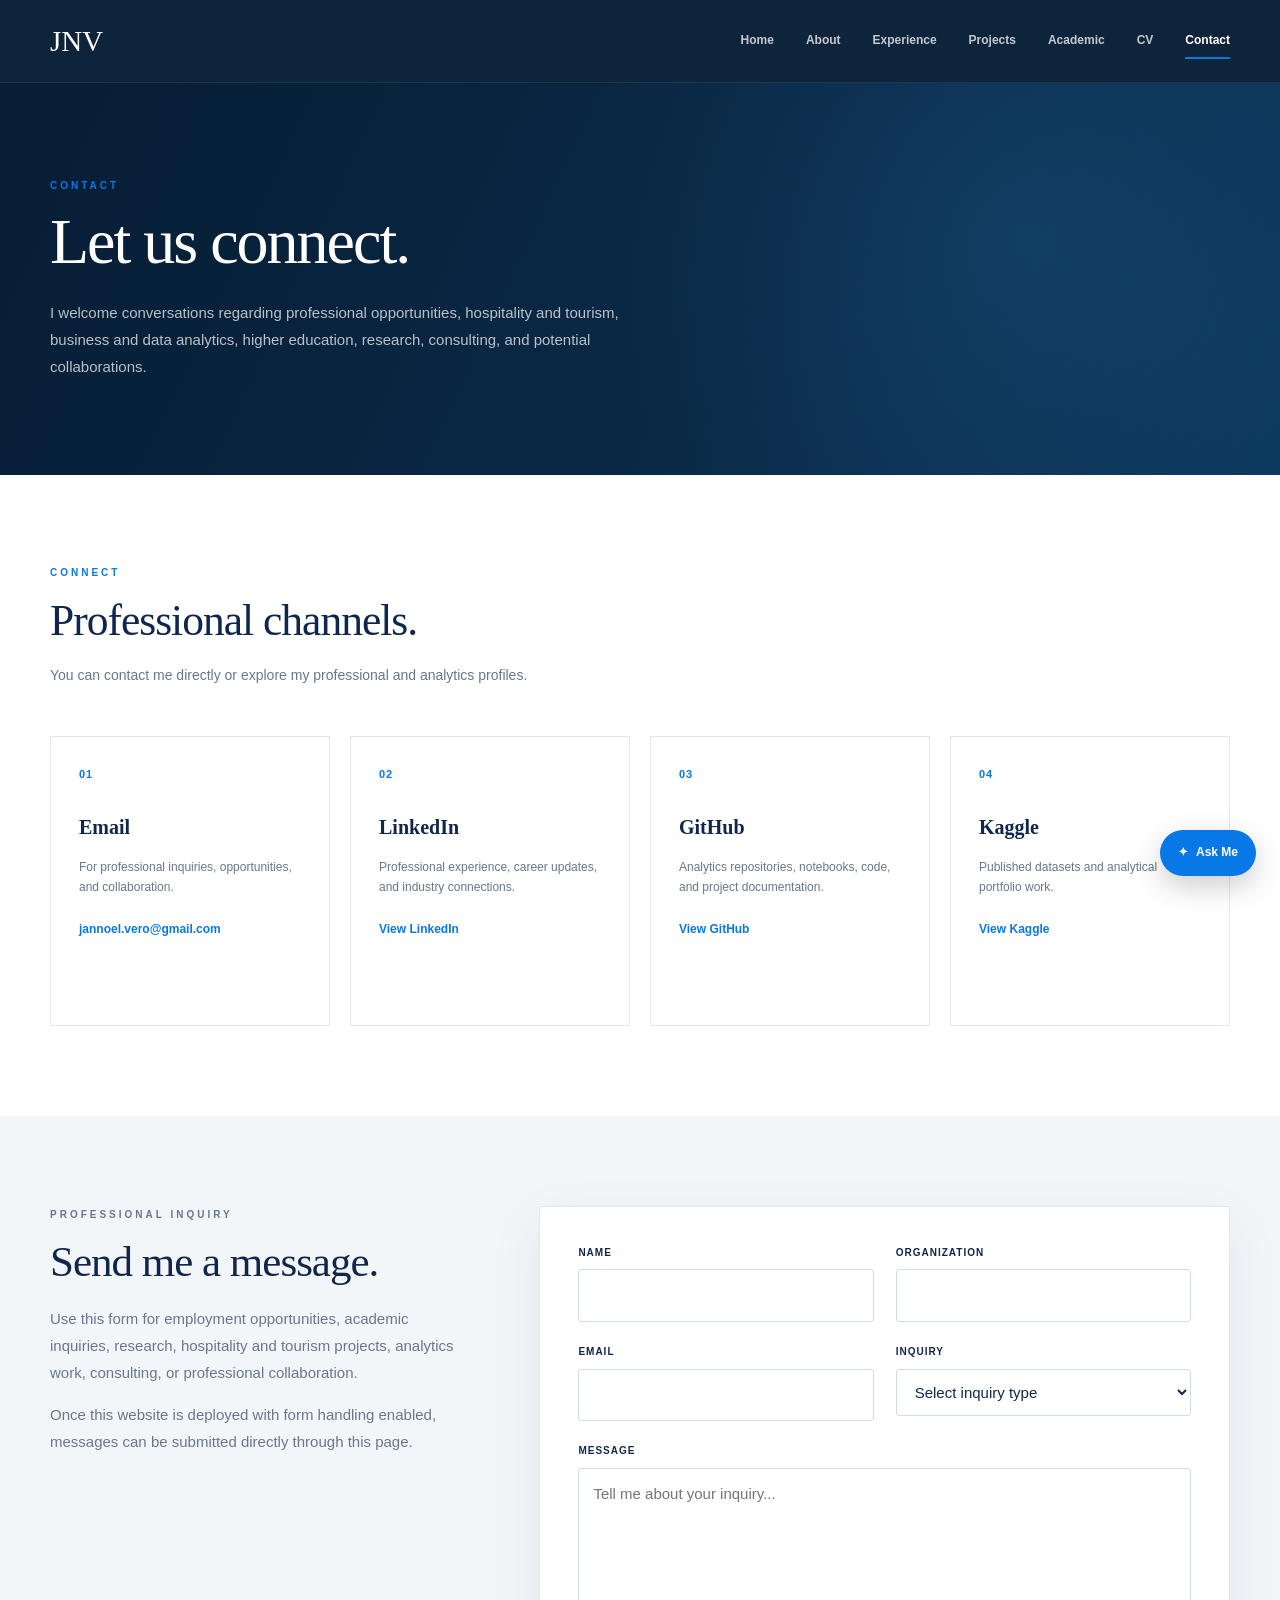
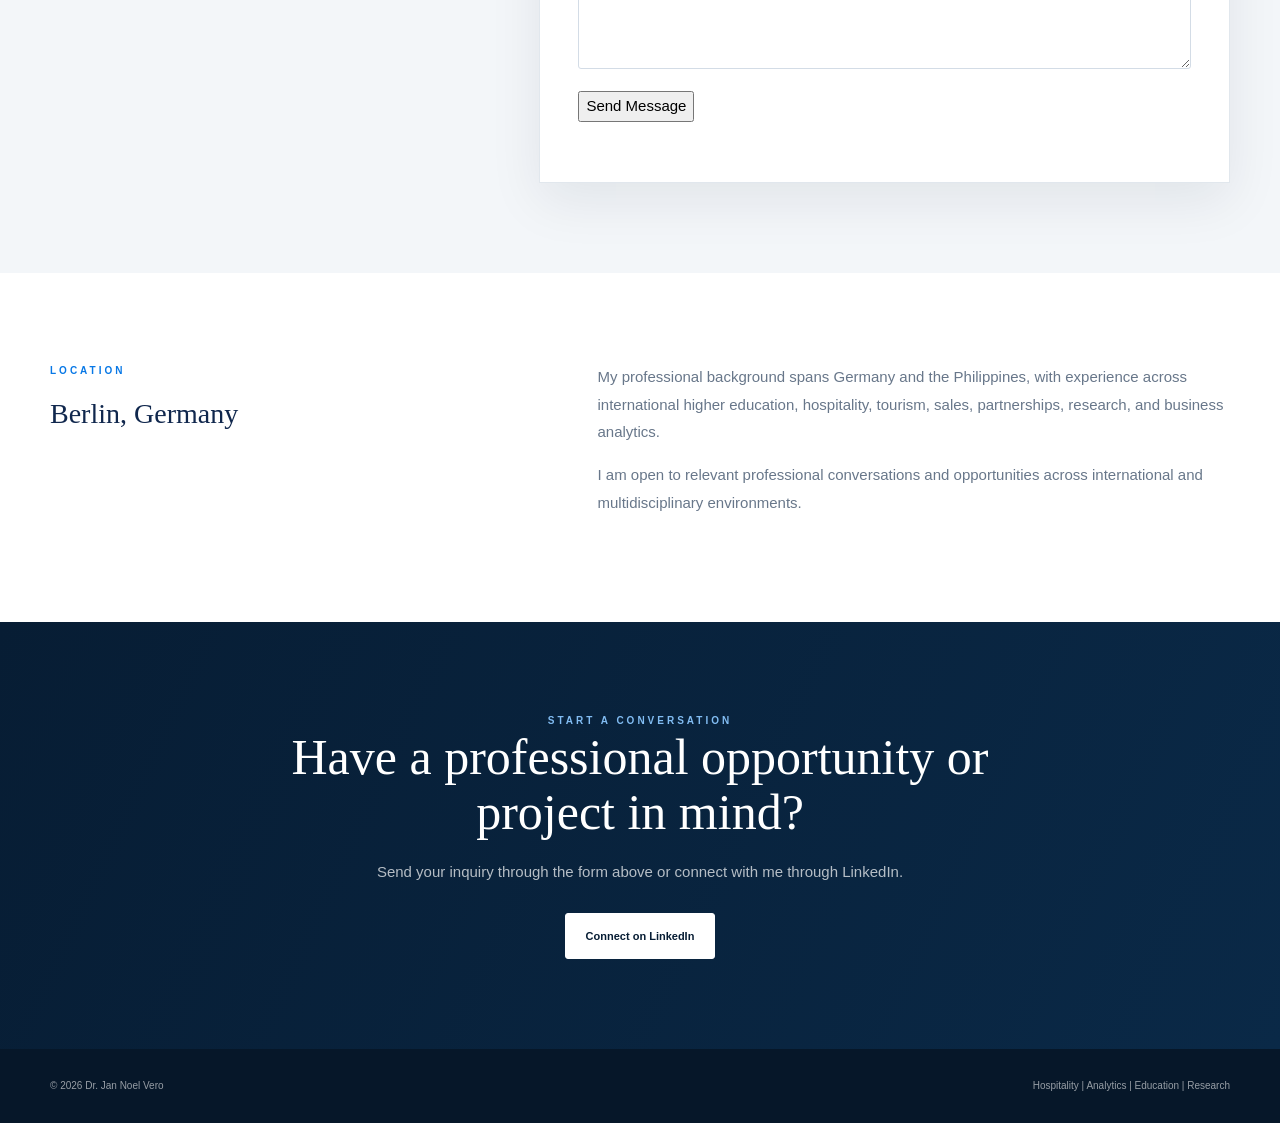
<file: contact.html>
<!DOCTYPE html>
<html lang="en">

<head>

    <meta charset="UTF-8">

    <meta
        name="viewport"
        content="width=device-width, initial-scale=1.0"
    >

    <title>
        Contact | Dr. Jan Noel Vero
    </title>

    <meta
        name="description"
        content="Contact Dr. Jan Noel Vero regarding professional opportunities, hospitality and tourism, business analytics, higher education, research, consulting, and collaboration."
    >

    <link
        rel="stylesheet"
        href="css/style.css"
    >

</head>


<body>


    <!-- =====================================================
         HEADER
         ===================================================== -->

    <header class="site-header">

        <div class="container site-navigation">

            <a
                href="index.html"
                class="site-logo"
                aria-label="Dr. Jan Noel Vero Home"
            >
                JNV
            </a>


            <nav
                class="site-nav"
                aria-label="Main navigation"
            >

                <a href="index.html">
                    Home
                </a>

                <a href="about.html">
                    About
                </a>

                <a href="experience.html">
                    Experience
                </a>

                <a href="projects.html">
                    Projects
                </a>

                <a href="academic.html">
                    Academic
                </a>

                <a href="cv.html">
                    CV
                </a>

                <a
                    href="contact.html"
                    class="active"
                >
                    Contact
                </a>

            </nav>

        </div>

    </header>



    <main>


        <!-- =================================================
             CONTACT HERO
             ================================================= -->

        <section class="page-hero">

            <div class="container">

                <div class="page-hero-copy">

                    <p class="eyebrow">
                        CONTACT
                    </p>


                    <h1 class="page-title">

                        Let us connect.

                    </h1>


                    <p>

                        I welcome conversations regarding
                        professional opportunities, hospitality
                        and tourism, business and data analytics,
                        higher education, research, consulting,
                        and potential collaborations.

                    </p>

                </div>

            </div>

        </section>



        <!-- =================================================
             CONTACT CHANNELS
             ================================================= -->

        <section class="content-section white">

            <div class="container">

                <div class="section-heading">

                    <p class="section-label">
                        CONNECT
                    </p>


                    <h2 class="section-title">

                        Professional channels.

                    </h2>


                    <p class="section-description">

                        You can contact me directly or explore
                        my professional and analytics profiles.

                    </p>

                </div>



                <div class="contact-grid">


                    <!-- EMAIL -->

                    <article class="contact-card">

                        <span class="card-number">
                            01
                        </span>


                        <h3>
                            Email
                        </h3>


                        <p>
                            For professional inquiries,
                            opportunities, and collaboration.
                        </p>


                        <a
                            href="mailto:jannoel.vero@gmail.com"
                            class="text-link"
                        >
                            jannoel.vero@gmail.com
                        </a>

                    </article>



                    <!-- LINKEDIN -->

                    <article class="contact-card">

                        <span class="card-number">
                            02
                        </span>


                        <h3>
                            LinkedIn
                        </h3>


                        <p>
                            Professional experience,
                            career updates, and industry
                            connections.
                        </p>


                        <a
                            href="https://www.linkedin.com/in/jannoelvero/"
                            target="_blank"
                            rel="noopener noreferrer"
                            class="text-link"
                        >
                            View LinkedIn
                        </a>

                    </article>



                    <!-- GITHUB -->

                    <article class="contact-card">

                        <span class="card-number">
                            03
                        </span>


                        <h3>
                            GitHub
                        </h3>


                        <p>
                            Analytics repositories,
                            notebooks, code, and
                            project documentation.
                        </p>


                        <a
                            href="https://github.com/jannoelvero"
                            target="_blank"
                            rel="noopener noreferrer"
                            class="text-link"
                        >
                            View GitHub
                        </a>

                    </article>



                    <!-- KAGGLE -->

                    <article class="contact-card">

                        <span class="card-number">
                            04
                        </span>


                        <h3>
                            Kaggle
                        </h3>


                        <p>
                            Published datasets and
                            analytical portfolio work.
                        </p>


                        <a
                            href="https://www.kaggle.com/jannoelvero"
                            target="_blank"
                            rel="noopener noreferrer"
                            class="text-link"
                        >
                            View Kaggle
                        </a>

                    </article>


                </div>

            </div>

        </section>



        <!-- =================================================
             PROFESSIONAL INQUIRY FORM
             ================================================= -->

       <section
            id="professional-inquiry"
            class="content-section light"
>

            <div class="container">

                <div class="contact-form-layout">


                    <!-- LEFT -->

                    <div class="contact-form-intro">

                        <p class="section-label">
                            PROFESSIONAL INQUIRY
                        </p>


                        <h2 class="section-title">

                            Send me a message.

                        </h2>


                        <p>

                            Use this form for employment
                            opportunities, academic inquiries,
                            research, hospitality and tourism
                            projects, analytics work, consulting,
                            or professional collaboration.

                        </p>


                        <p>

                            Once this website is deployed with
                            form handling enabled, messages can
                            be submitted directly through this
                            page.

                        </p>

                    </div>



                    <!-- FORM -->

                    <form
                        name="professional-inquiry"
                        method="POST"
                        data-netlify="true"
                        netlify-honeypot="bot-field"
                        class="contact-form"
                        id="contact-form"
                    >


                        <input
                            type="hidden"
                            name="form-name"
                            value="professional-inquiry"
                        >


                        <p class="form-hidden">

                            <label>

                                Do not fill this out:

                                <input
                                    name="bot-field"
                                    type="text"
                                >

                            </label>

                        </p>



                        <div class="form-field">

                            <label for="name">
                                Name
                            </label>

                            <input
                                type="text"
                                id="name"
                                name="name"
                                required
                                autocomplete="name"
                            >

                        </div>



                        <div class="form-field">

                            <label for="organization">
                                Organization
                            </label>

                            <input
                                type="text"
                                id="organization"
                                name="organization"
                                autocomplete="organization"
                            >

                        </div>



                        <div class="form-field">

                            <label for="email">
                                Email
                            </label>

                            <input
                                type="email"
                                id="email"
                                name="email"
                                required
                                autocomplete="email"
                            >

                        </div>



                        <div class="form-field">

                            <label for="inquiry">
                                Inquiry
                            </label>

                            <select
                                id="inquiry"
                                name="inquiry"
                                required
                            >

                                <option value="">
                                    Select inquiry type
                                </option>

                                <option value="Employment Opportunity">
                                    Employment Opportunity
                                </option>

                                <option value="Hospitality and Tourism">
                                    Hospitality and Tourism
                                </option>

                                <option value="Business and Data Analytics">
                                    Business and Data Analytics
                                </option>

                                <option value="Academic">
                                    Academic
                                </option>

                                <option value="Research">
                                    Research
                                </option>

                                <option value="Consulting">
                                    Consulting
                                </option>

                                <option value="Professional Collaboration">
                                    Professional Collaboration
                                </option>

                                <option value="Other">
                                    Other
                                </option>

                            </select>

                        </div>



                        <div class="form-field form-field-full">

                            <label for="message">
                                Message
                            </label>

                            <textarea
                                id="message"
                                name="message"
                                rows="7"
                                required
                                placeholder="Tell me about your inquiry..."
                            ></textarea>

                        </div>



                        <div class="form-field-full">

                            <button
                                type="submit"
                                class="form-submit"
                            >
                                Send Message
                            </button>

                        </div>



                        <div
                            id="contact-status"
                            class="contact-status form-field-full"
                            aria-live="polite"
                        ></div>


                    </form>


                </div>

            </div>

        </section>



        <!-- =================================================
             LOCATION
             ================================================= -->

        <section class="content-section white">

            <div class="container">

                <div class="profile-grid">


                    <div>

                        <p class="section-label">
                            LOCATION
                        </p>


                        <p class="profile-intro">
                            Berlin, Germany
                        </p>

                    </div>



                    <div class="profile-copy">

                        <p>

                            My professional background spans
                            Germany and the Philippines, with
                            experience across international
                            higher education, hospitality,
                            tourism, sales, partnerships,
                            research, and business analytics.

                        </p>


                        <p>

                            I am open to relevant professional
                            conversations and opportunities
                            across international and
                            multidisciplinary environments.

                        </p>

                    </div>


                </div>

            </div>

        </section>



        <!-- =================================================
             FINAL CTA
             ================================================= -->

        <section class="cta-section">

            <div class="container">

                <div class="cta-content">

                    <p class="section-label">
                        START A CONVERSATION
                    </p>


                    <h2>

                        Have a professional opportunity
                        or project in mind?

                    </h2>


                    <p>

                        Send your inquiry through the form
                        above or connect with me through
                        LinkedIn.

                    </p>


                    <div class="button-row">

                        <a
                            href="https://www.linkedin.com/in/jannoelvero/"
                            target="_blank"
                            rel="noopener noreferrer"
                            class="button-light"
                        >
                            Connect on LinkedIn
                        </a>

                    </div>

                </div>

            </div>

        </section>


    </main>



    <!-- =====================================================
         FOOTER
         ===================================================== -->

    <footer class="site-footer">

        <div class="container footer-content">

            <p>
                © 2026 Dr. Jan Noel Vero
            </p>

            <p>
                Hospitality | Analytics | Education | Research
            </p>

        </div>

    </footer>



    <!-- =====================================================
         ASK ME
         ===================================================== -->

    <button
        id="chatbot-toggle"
        class="chatbot-toggle"
        type="button"
        aria-label="Open portfolio assistant"
    >

        <span>✦</span>

        Ask Me

    </button>



    <!-- =====================================================
         PORTFOLIO ASSISTANT
         ===================================================== -->

    <section
        id="chatbot"
        class="chatbot"
        aria-label="Portfolio assistant"
    >

        <div class="chatbot-header">

            <div class="chatbot-header-title">

                <div class="assistant-icon">
                    JV
                </div>


                <div>

                    <strong>
                        Portfolio Assistant
                    </strong>

                    <span>
                        Dr. Jan Noel Vero
                    </span>

                </div>

            </div>


            <button
                id="chatbot-close"
                class="chatbot-close"
                type="button"
                aria-label="Close portfolio assistant"
            >
                ×
            </button>

        </div>



        <div
            id="chatbot-messages"
            class="chatbot-messages"
            aria-live="polite"
        >

            <div class="bot-message">

                Welcome. I can help you explore
                Dr. Vero's professional experience,
                hospitality expertise, analytics projects,
                academic work, and qualifications.

            </div>

        </div>



        <div class="visitor-context">

            <p>
                What brings you to the portfolio?
            </p>


            <div class="visitor-buttons">

                <button
                    type="button"
                    data-visitor="Recruiter"
                >
                    Recruiter
                </button>

                <button
                    type="button"
                    data-visitor="Hotel Executive"
                >
                    Hotel Executive
                </button>

                <button
                    type="button"
                    data-visitor="Academic"
                >
                    Academic
                </button>

                <button
                    type="button"
                    data-visitor="Researcher"
                >
                    Researcher
                </button>

                <button
                    type="button"
                    data-visitor="Potential Client"
                >
                    Potential Client
                </button>

                <button
                    type="button"
                    data-visitor="Other"
                >
                    Other
                </button>

            </div>

        </div>



        <div
            id="chatbot-options"
            class="chatbot-options"
        >

            <button
                type="button"
                data-chat="professional experience"
            >
                Experience
            </button>

            <button
                type="button"
                data-chat="hospitality expertise"
            >
                Expertise
            </button>

            <button
                type="button"
                data-chat="data analytics projects"
            >
                Projects
            </button>

            <button
                type="button"
                data-chat="academic teaching research"
            >
                Academic
            </button>

            <button
                type="button"
                data-chat="curriculum vitae qualifications"
            >
                CV
            </button>

            <button
                type="button"
                data-chat="contact professional opportunity"
            >
                Contact
            </button>

        </div>



        <form
            id="chat-question-form"
            class="chat-question-form"
        >

            <input
                id="chat-question-input"
                type="text"
                placeholder="Ask a personalized question..."
                autocomplete="off"
                aria-label="Ask a question about Dr. Vero"
            >

            <button type="submit">
                Send
            </button>

        </form>

    </section>



    <!-- =====================================================
         CONTACT FORM SCRIPT
         ===================================================== -->

    <script>

        const contactForm =
            document.getElementById("contact-form");

        const contactStatus =
            document.getElementById("contact-status");

        const messageField =
            document.getElementById("message");


        /*
        Prefill a question passed from the portfolio assistant.
        Example:
        contact.html?question=Your%20question
        */

        const pageParameters =
            new URLSearchParams(window.location.search);

        const submittedQuestion =
            pageParameters.get("question");


        if (submittedQuestion && messageField) {

            messageField.value = submittedQuestion;

        }


        /*
        Form submission.
        This becomes functional after deployment on
        Netlify with form handling enabled.
        */

        if (contactForm) {

            contactForm.addEventListener(
                "submit",
                async function (event) {

                    event.preventDefault();


                    contactStatus.textContent =
                        "Sending your message...";

                    contactStatus.className =
                        "contact-status form-field-full";


                    const formData =
                        new FormData(contactForm);


                    const encodedData =
                        new URLSearchParams(formData).toString();


                    try {

                        const response =
                            await fetch("/", {

                                method: "POST",

                                headers: {
                                    "Content-Type":
                                    "application/x-www-form-urlencoded"
                                },

                                body: encodedData

                            });


                        if (!response.ok) {

                            throw new Error(
                                "Form submission failed."
                            );

                        }


                        contactStatus.textContent =
                            "Thank you. Your message has been sent successfully.";

                        contactStatus.className =
                            "contact-status contact-success form-field-full";


                        contactForm.reset();


                    } catch (error) {

                        contactStatus.textContent =
                            "The form cannot be submitted from this local version of the website. Please use the email or LinkedIn contact option above.";

                        contactStatus.className =
                            "contact-status contact-error form-field-full";

                    }

                }
            );

        }

    </script>



    <!-- =====================================================
         PORTFOLIO ASSISTANT SCRIPT
         ===================================================== -->

    <script src="js/chatbot.js"></script>


</body>

</html>
</file>
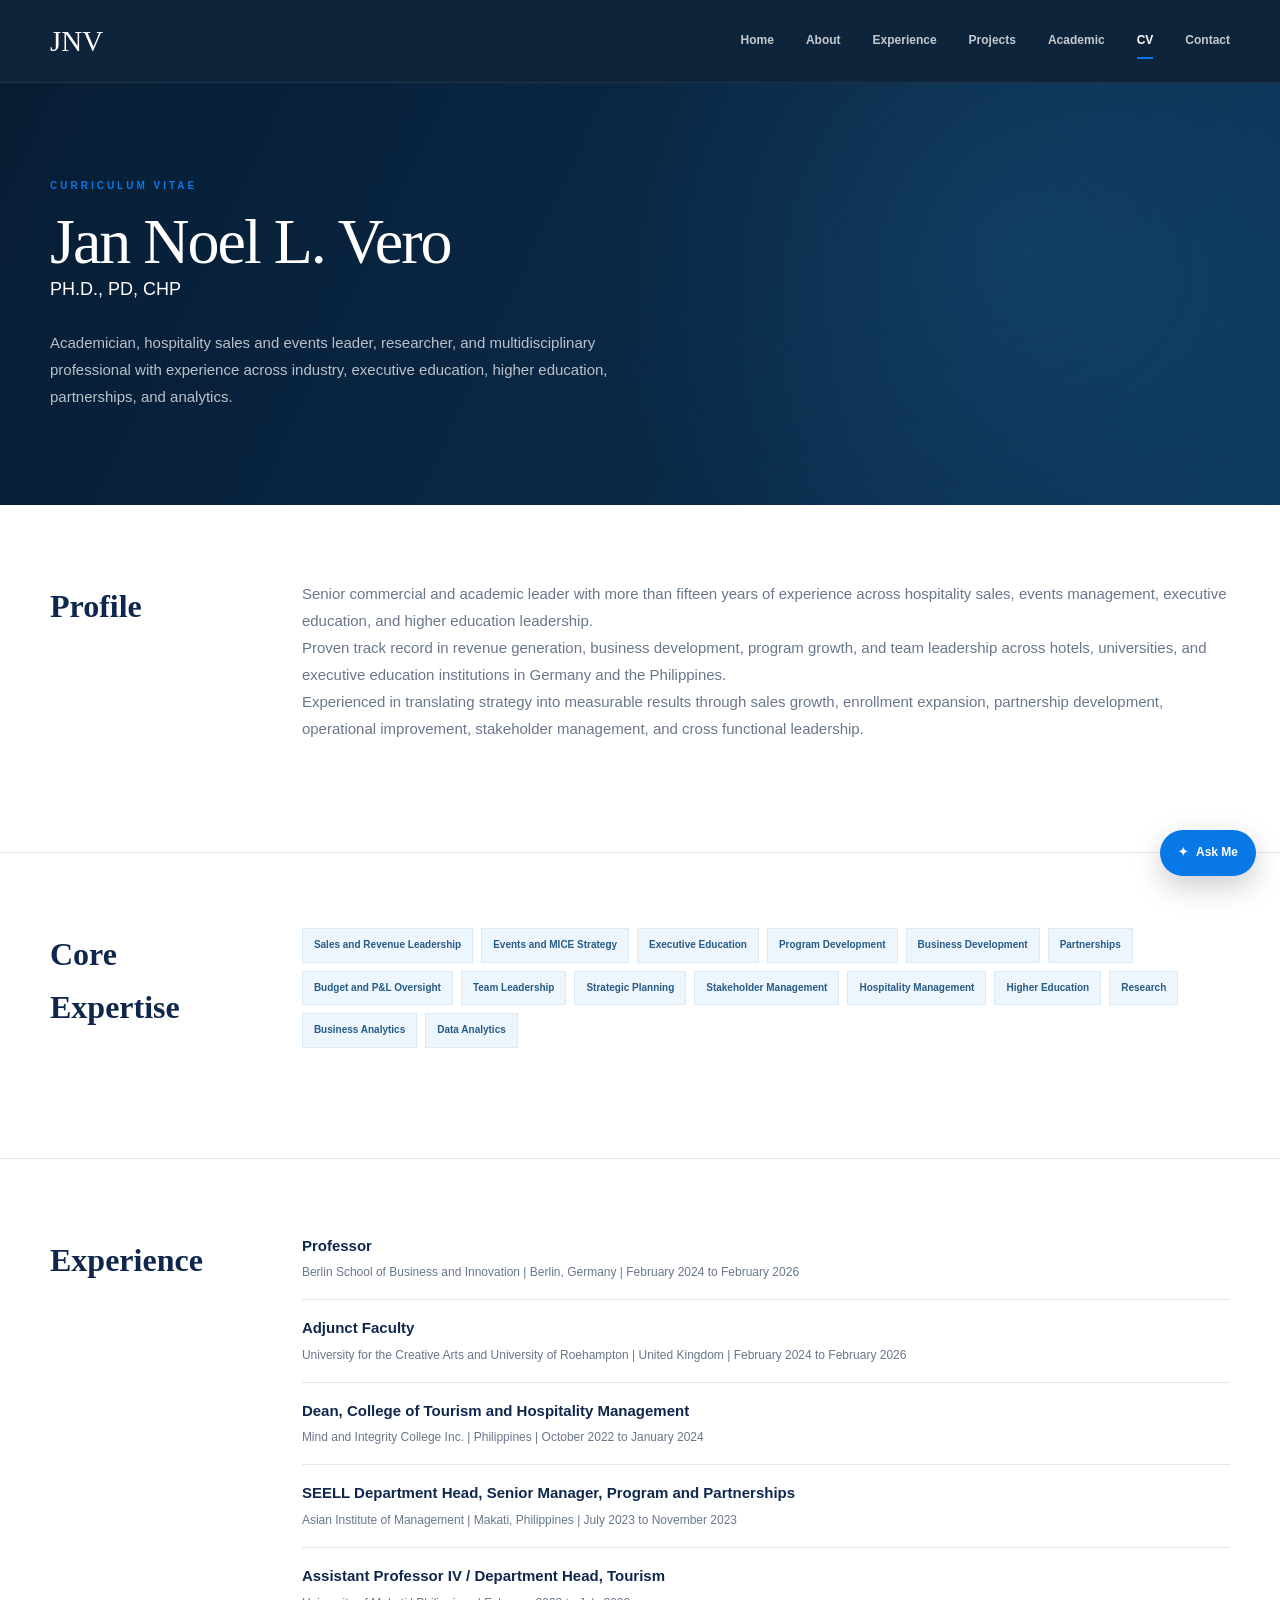
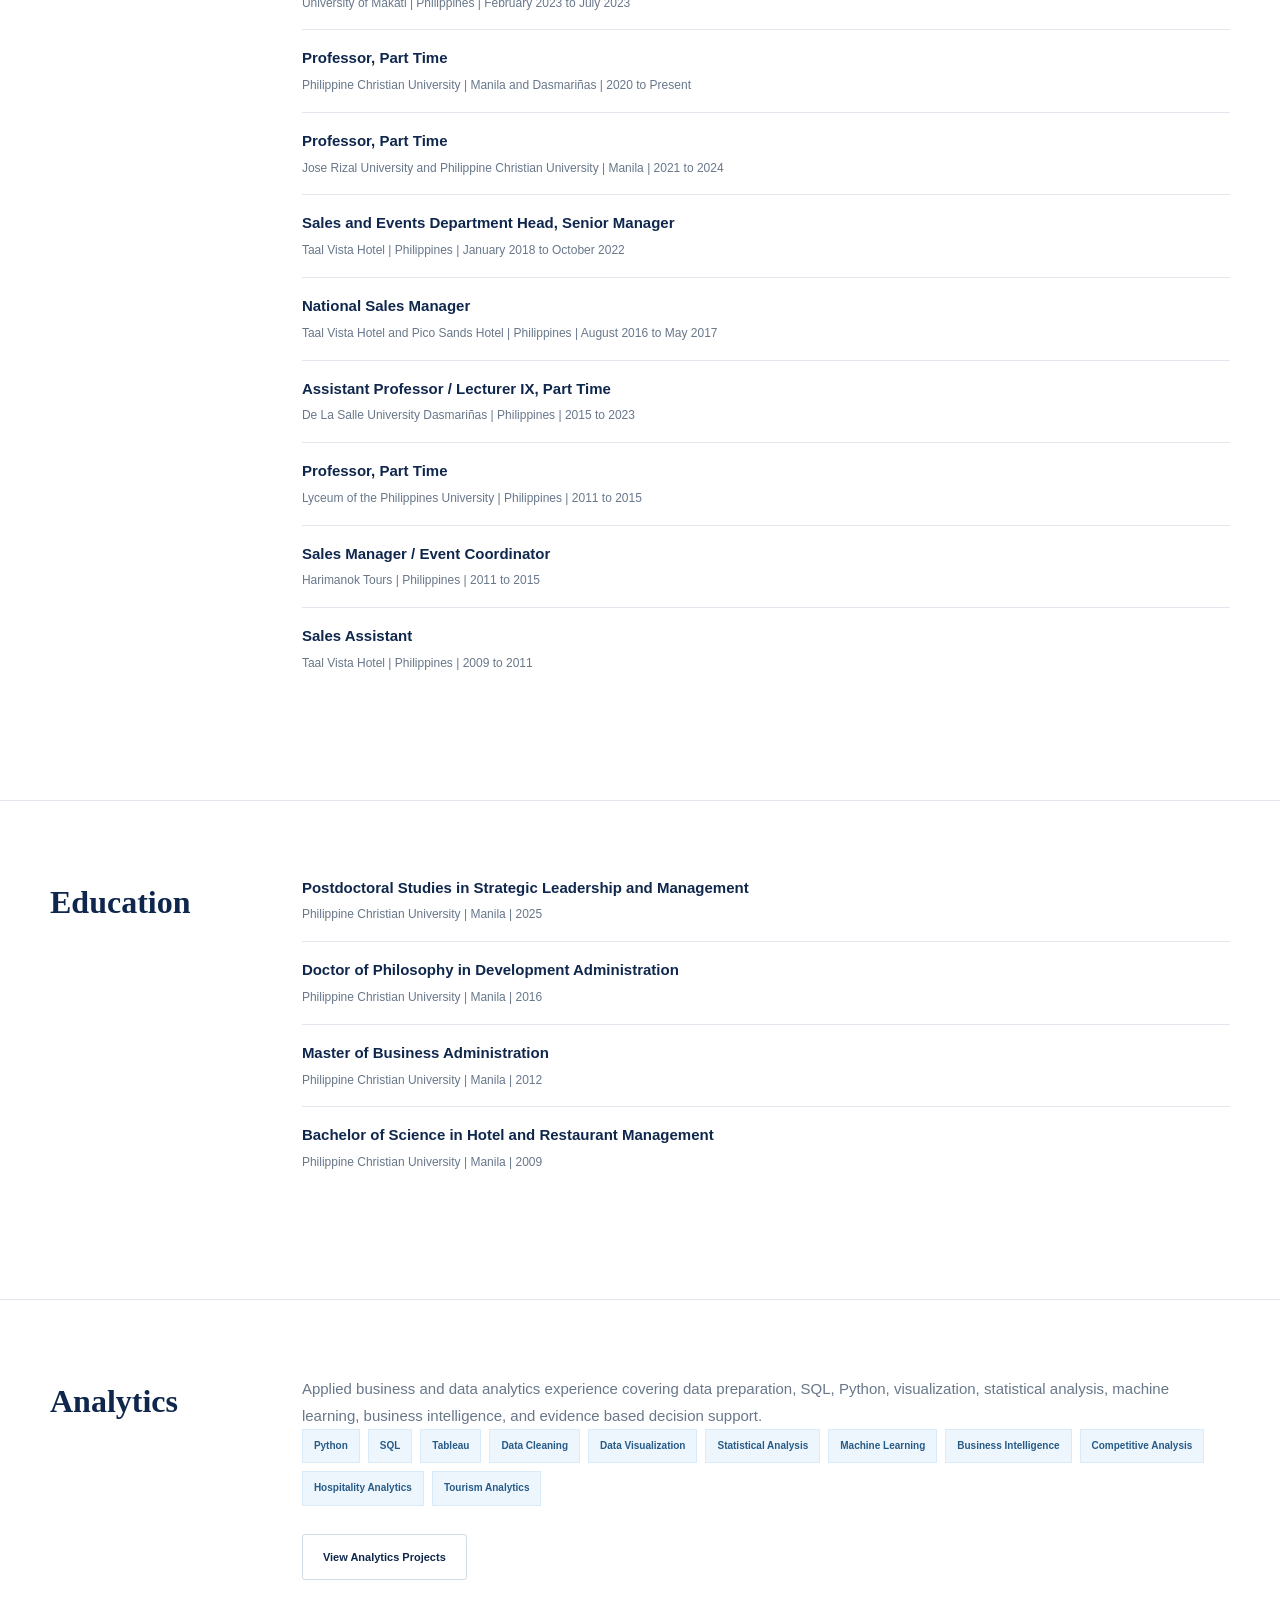
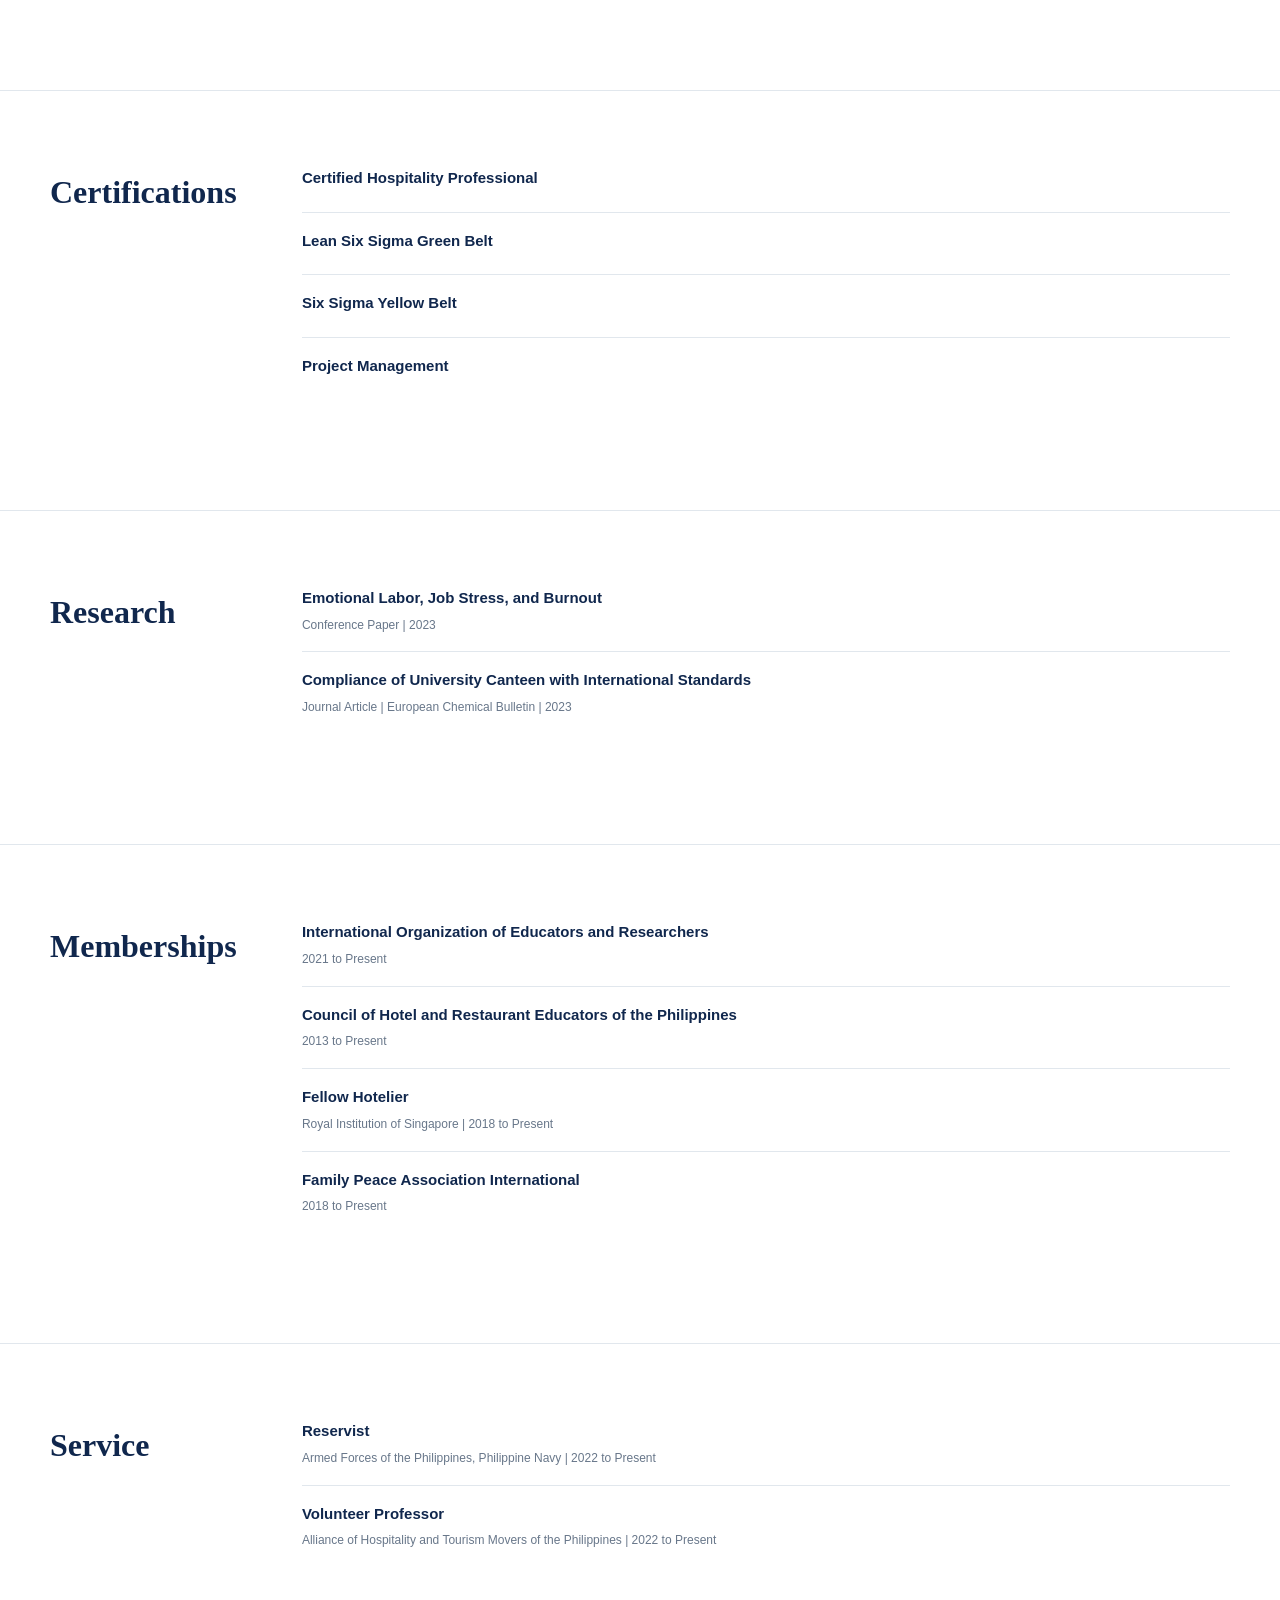
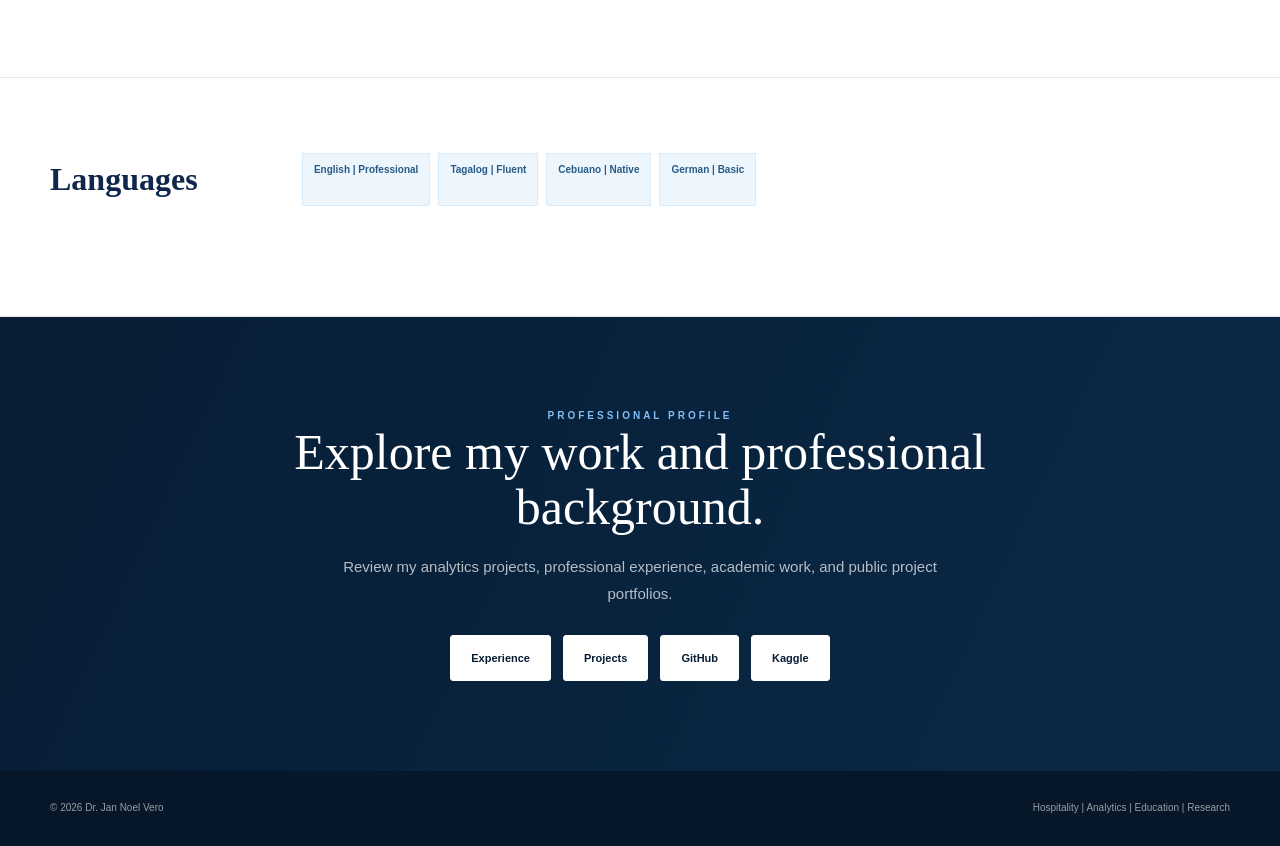
<file: cv.html>
<!DOCTYPE html>
<html lang="en">

<head>

    <meta charset="UTF-8">

    <meta
        name="viewport"
        content="width=device-width, initial-scale=1.0"
    >

    <title>
        CV | Dr. Jan Noel Vero
    </title>

    <meta
        name="description"
        content="Curriculum vitae of Dr. Jan Noel Vero covering hospitality leadership, sales, events, higher education, research, partnerships, management, and business analytics."
    >

    <link
        rel="stylesheet"
        href="css/style.css"
    >

</head>


<body>


    <!-- =====================================================
         HEADER
         ===================================================== -->

    <header class="site-header">

        <div class="container site-navigation">

            <a
                href="index.html"
                class="site-logo"
                aria-label="Dr. Jan Noel Vero Home"
            >
                JNV
            </a>


            <nav
                class="site-nav"
                aria-label="Main navigation"
            >

                <a href="index.html">
                    Home
                </a>

                <a href="about.html">
                    About
                </a>

                <a href="experience.html">
                    Experience
                </a>

                <a href="projects.html">
                    Projects
                </a>

                <a href="academic.html">
                    Academic
                </a>

                <a
                    href="cv.html"
                    class="active"
                >
                    CV
                </a>

                <a href="contact.html">
                    Contact
                </a>

            </nav>

        </div>

    </header>



    <main>


        <!-- =================================================
             CV HERO
             ================================================= -->

        <section class="page-hero">

            <div class="container">

                <div class="page-hero-copy">

                    <p class="eyebrow">
                        CURRICULUM VITAE
                    </p>


                    <h1 class="page-title">
                        Jan Noel L. Vero
                    </h1>


                    <p class="page-hero-lead">
                        PH.D., PD, CHP
                    </p>


                    <p>

                        Academician, hospitality sales and
                        events leader, researcher, and
                        multidisciplinary professional with
                        experience across industry,
                        executive education, higher education,
                        partnerships, and analytics.

                    </p>

                </div>

            </div>

        </section>



        <!-- =================================================
             PROFESSIONAL PROFILE
             ================================================= -->

        <section class="cv-section">

            <div class="container">

                <div class="cv-heading">

                    <h2>
                        Profile
                    </h2>


                    <div>

                        <p>

                            Senior commercial and academic leader
                            with more than fifteen years of
                            experience across hospitality sales,
                            events management, executive education,
                            and higher education leadership.

                        </p>

                        <p>

                            Proven track record in revenue
                            generation, business development,
                            program growth, and team leadership
                            across hotels, universities, and
                            executive education institutions in
                            Germany and the Philippines.

                        </p>

                        <p>

                            Experienced in translating strategy
                            into measurable results through sales
                            growth, enrollment expansion,
                            partnership development, operational
                            improvement, stakeholder management,
                            and cross functional leadership.

                        </p>

                    </div>

                </div>

            </div>

        </section>



        <!-- =================================================
             CORE EXPERTISE
             ================================================= -->

        <section class="cv-section">

            <div class="container">

                <div class="cv-heading">

                    <h2>
                        Core Expertise
                    </h2>


                    <div class="skill-tags">

                        <span class="skill-tag">
                            Sales and Revenue Leadership
                        </span>

                        <span class="skill-tag">
                            Events and MICE Strategy
                        </span>

                        <span class="skill-tag">
                            Executive Education
                        </span>

                        <span class="skill-tag">
                            Program Development
                        </span>

                        <span class="skill-tag">
                            Business Development
                        </span>

                        <span class="skill-tag">
                            Partnerships
                        </span>

                        <span class="skill-tag">
                            Budget and P&amp;L Oversight
                        </span>

                        <span class="skill-tag">
                            Team Leadership
                        </span>

                        <span class="skill-tag">
                            Strategic Planning
                        </span>

                        <span class="skill-tag">
                            Stakeholder Management
                        </span>

                        <span class="skill-tag">
                            Hospitality Management
                        </span>

                        <span class="skill-tag">
                            Higher Education
                        </span>

                        <span class="skill-tag">
                            Research
                        </span>

                        <span class="skill-tag">
                            Business Analytics
                        </span>

                        <span class="skill-tag">
                            Data Analytics
                        </span>

                    </div>

                </div>

            </div>

        </section>



        <!-- =================================================
             PROFESSIONAL EXPERIENCE
             ================================================= -->

        <section class="cv-section">

            <div class="container">

                <div class="cv-heading">

                    <h2>
                        Experience
                    </h2>


                    <div class="cv-list">


                        <article class="cv-list-item">

                            <h3>
                                Professor
                            </h3>

                            <p>
                                Berlin School of Business and Innovation |
                                Berlin, Germany |
                                February 2024 to February 2026
                            </p>

                        </article>



                        <article class="cv-list-item">

                            <h3>
                                Adjunct Faculty
                            </h3>

                            <p>
                                University for the Creative Arts and
                                University of Roehampton |
                                United Kingdom |
                                February 2024 to February 2026
                            </p>

                        </article>



                        <article class="cv-list-item">

                            <h3>
                                Dean, College of Tourism and
                                Hospitality Management
                            </h3>

                            <p>
                                Mind and Integrity College Inc. |
                                Philippines |
                                October 2022 to January 2024
                            </p>

                        </article>



                        <article class="cv-list-item">

                            <h3>
                                SEELL Department Head,
                                Senior Manager,
                                Program and Partnerships
                            </h3>

                            <p>
                                Asian Institute of Management |
                                Makati, Philippines |
                                July 2023 to November 2023
                            </p>

                        </article>



                        <article class="cv-list-item">

                            <h3>
                                Assistant Professor IV /
                                Department Head, Tourism
                            </h3>

                            <p>
                                University of Makati |
                                Philippines |
                                February 2023 to July 2023
                            </p>

                        </article>



                        <article class="cv-list-item">

                            <h3>
                                Professor, Part Time
                            </h3>

                            <p>
                                Philippine Christian University |
                                Manila and Dasmariñas |
                                2020 to Present
                            </p>

                        </article>



                        <article class="cv-list-item">

                            <h3>
                                Professor, Part Time
                            </h3>

                            <p>
                                Jose Rizal University and
                                Philippine Christian University |
                                Manila |
                                2021 to 2024
                            </p>

                        </article>



                        <article class="cv-list-item">

                            <h3>
                                Sales and Events Department Head,
                                Senior Manager
                            </h3>

                            <p>
                                Taal Vista Hotel |
                                Philippines |
                                January 2018 to October 2022
                            </p>

                        </article>



                        <article class="cv-list-item">

                            <h3>
                                National Sales Manager
                            </h3>

                            <p>
                                Taal Vista Hotel and Pico Sands Hotel |
                                Philippines |
                                August 2016 to May 2017
                            </p>

                        </article>



                        <article class="cv-list-item">

                            <h3>
                                Assistant Professor /
                                Lecturer IX, Part Time
                            </h3>

                            <p>
                                De La Salle University Dasmariñas |
                                Philippines |
                                2015 to 2023
                            </p>

                        </article>



                        <article class="cv-list-item">

                            <h3>
                                Professor, Part Time
                            </h3>

                            <p>
                                Lyceum of the Philippines University |
                                Philippines |
                                2011 to 2015
                            </p>

                        </article>



                        <article class="cv-list-item">

                            <h3>
                                Sales Manager /
                                Event Coordinator
                            </h3>

                            <p>
                                Harimanok Tours |
                                Philippines |
                                2011 to 2015
                            </p>

                        </article>



                        <article class="cv-list-item">

                            <h3>
                                Sales Assistant
                            </h3>

                            <p>
                                Taal Vista Hotel |
                                Philippines |
                                2009 to 2011
                            </p>

                        </article>


                    </div>

                </div>

            </div>

        </section>



        <!-- =================================================
             EDUCATION
             ================================================= -->

        <section class="cv-section">

            <div class="container">

                <div class="cv-heading">

                    <h2>
                        Education
                    </h2>


                    <div class="cv-list">


                        <article class="cv-list-item">

                            <h3>
                                Postdoctoral Studies in
                                Strategic Leadership and Management
                            </h3>

                            <p>
                                Philippine Christian University |
                                Manila |
                                2025
                            </p>

                        </article>



                        <article class="cv-list-item">

                            <h3>
                                Doctor of Philosophy in
                                Development Administration
                            </h3>

                            <p>
                                Philippine Christian University |
                                Manila |
                                2016
                            </p>

                        </article>



                        <article class="cv-list-item">

                            <h3>
                                Master of Business Administration
                            </h3>

                            <p>
                                Philippine Christian University |
                                Manila |
                                2012
                            </p>

                        </article>



                        <article class="cv-list-item">

                            <h3>
                                Bachelor of Science in
                                Hotel and Restaurant Management
                            </h3>

                            <p>
                                Philippine Christian University |
                                Manila |
                                2009
                            </p>

                        </article>


                    </div>

                </div>

            </div>

        </section>



        <!-- =================================================
             ANALYTICS
             ================================================= -->

        <section class="cv-section">

            <div class="container">

                <div class="cv-heading">

                    <h2>
                        Analytics
                    </h2>


                    <div>

                        <p>

                            Applied business and data analytics
                            experience covering data preparation,
                            SQL, Python, visualization,
                            statistical analysis, machine
                            learning, business intelligence,
                            and evidence based decision support.

                        </p>


                        <div class="skill-tags">

                            <span class="skill-tag">
                                Python
                            </span>

                            <span class="skill-tag">
                                SQL
                            </span>

                            <span class="skill-tag">
                                Tableau
                            </span>

                            <span class="skill-tag">
                                Data Cleaning
                            </span>

                            <span class="skill-tag">
                                Data Visualization
                            </span>

                            <span class="skill-tag">
                                Statistical Analysis
                            </span>

                            <span class="skill-tag">
                                Machine Learning
                            </span>

                            <span class="skill-tag">
                                Business Intelligence
                            </span>

                            <span class="skill-tag">
                                Competitive Analysis
                            </span>

                            <span class="skill-tag">
                                Hospitality Analytics
                            </span>

                            <span class="skill-tag">
                                Tourism Analytics
                            </span>

                        </div>


                        <div class="button-row">

                            <a
                                href="projects.html"
                                class="button-secondary"
                            >
                                View Analytics Projects
                            </a>

                        </div>

                    </div>

                </div>

            </div>

        </section>



        <!-- =================================================
             CERTIFICATIONS
             ================================================= -->

        <section class="cv-section">

            <div class="container">

                <div class="cv-heading">

                    <h2>
                        Certifications
                    </h2>


                    <div class="cv-list">


                        <article class="cv-list-item">

                            <h3>
                                Certified Hospitality Professional
                            </h3>

                        </article>


                        <article class="cv-list-item">

                            <h3>
                                Lean Six Sigma Green Belt
                            </h3>

                        </article>


                        <article class="cv-list-item">

                            <h3>
                                Six Sigma Yellow Belt
                            </h3>

                        </article>


                        <article class="cv-list-item">

                            <h3>
                                Project Management
                            </h3>

                        </article>


                    </div>

                </div>

            </div>

        </section>



        <!-- =================================================
             SELECTED RESEARCH
             ================================================= -->

        <section class="cv-section">

            <div class="container">

                <div class="cv-heading">

                    <h2>
                        Research
                    </h2>


                    <div class="cv-list">


                        <article class="cv-list-item">

                            <h3>
                                Emotional Labor, Job Stress,
                                and Burnout
                            </h3>

                            <p>
                                Conference Paper | 2023
                            </p>

                        </article>



                        <article class="cv-list-item">

                            <h3>
                                Compliance of University Canteen
                                with International Standards
                            </h3>

                            <p>
                                Journal Article |
                                European Chemical Bulletin |
                                2023
                            </p>

                        </article>


                    </div>

                </div>

            </div>

        </section>



        <!-- =================================================
             PROFESSIONAL MEMBERSHIPS
             ================================================= -->

        <section class="cv-section">

            <div class="container">

                <div class="cv-heading">

                    <h2>
                        Memberships
                    </h2>


                    <div class="cv-list">


                        <article class="cv-list-item">

                            <h3>
                                International Organization of
                                Educators and Researchers
                            </h3>

                            <p>
                                2021 to Present
                            </p>

                        </article>



                        <article class="cv-list-item">

                            <h3>
                                Council of Hotel and Restaurant
                                Educators of the Philippines
                            </h3>

                            <p>
                                2013 to Present
                            </p>

                        </article>



                        <article class="cv-list-item">

                            <h3>
                                Fellow Hotelier
                            </h3>

                            <p>
                                Royal Institution of Singapore |
                                2018 to Present
                            </p>

                        </article>



                        <article class="cv-list-item">

                            <h3>
                                Family Peace Association International
                            </h3>

                            <p>
                                2018 to Present
                            </p>

                        </article>


                    </div>

                </div>

            </div>

        </section>



        <!-- =================================================
             SERVICE
             ================================================= -->

        <section class="cv-section">

            <div class="container">

                <div class="cv-heading">

                    <h2>
                        Service
                    </h2>


                    <div class="cv-list">


                        <article class="cv-list-item">

                            <h3>
                                Reservist
                            </h3>

                            <p>
                                Armed Forces of the Philippines,
                                Philippine Navy |
                                2022 to Present
                            </p>

                        </article>



                        <article class="cv-list-item">

                            <h3>
                                Volunteer Professor
                            </h3>

                            <p>
                                Alliance of Hospitality and
                                Tourism Movers of the Philippines |
                                2022 to Present
                            </p>

                        </article>


                    </div>

                </div>

            </div>

        </section>



        <!-- =================================================
             LANGUAGES
             ================================================= -->

        <section class="cv-section">

            <div class="container">

                <div class="cv-heading">

                    <h2>
                        Languages
                    </h2>


                    <div class="skill-tags">

                        <span class="skill-tag">
                            English | Professional
                        </span>

                        <span class="skill-tag">
                            Tagalog | Fluent
                        </span>

                        <span class="skill-tag">
                            Cebuano | Native
                        </span>

                        <span class="skill-tag">
                            German | Basic
                        </span>

                    </div>

                </div>

            </div>

        </section>



        <!-- =================================================
             PROFESSIONAL PROFILES
             ================================================= -->

        <section class="cta-section">

            <div class="container">

                <div class="cta-content">

                    <p class="section-label">
                        PROFESSIONAL PROFILE
                    </p>


                    <h2>
                        Explore my work and professional background.
                    </h2>


                    <p>

                        Review my analytics projects,
                        professional experience, academic work,
                        and public project portfolios.

                    </p>


                    <div class="button-row">

                        <a
                            href="experience.html"
                            class="button-light"
                        >
                            Experience
                        </a>


                        <a
                            href="projects.html"
                            class="button-light"
                        >
                            Projects
                        </a>


                        <a
                            href="https://github.com/jannoelvero"
                            target="_blank"
                            rel="noopener noreferrer"
                            class="button-light"
                        >
                            GitHub
                        </a>


                        <a
                            href="https://www.kaggle.com/jannoelvero"
                            target="_blank"
                            rel="noopener noreferrer"
                            class="button-light"
                        >
                            Kaggle
                        </a>

                    </div>

                </div>

            </div>

        </section>


    </main>



    <!-- =====================================================
         FOOTER
         ===================================================== -->

    <footer class="site-footer">

        <div class="container footer-content">

            <p>
                © 2026 Dr. Jan Noel Vero
            </p>

            <p>
                Hospitality | Analytics | Education | Research
            </p>

        </div>

    </footer>



    <!-- =====================================================
         ASK ME
         ===================================================== -->

    <button
        id="chatbot-toggle"
        class="chatbot-toggle"
        type="button"
        aria-label="Open portfolio assistant"
    >

        <span>✦</span>

        Ask Me

    </button>



    <!-- =====================================================
         PORTFOLIO ASSISTANT
         ===================================================== -->

    <section
        id="chatbot"
        class="chatbot"
        aria-label="Portfolio assistant"
    >

        <div class="chatbot-header">

            <div class="chatbot-header-title">

                <div class="assistant-icon">
                    JV
                </div>


                <div>

                    <strong>
                        Portfolio Assistant
                    </strong>

                    <span>
                        Dr. Jan Noel Vero
                    </span>

                </div>

            </div>


            <button
                id="chatbot-close"
                class="chatbot-close"
                type="button"
                aria-label="Close portfolio assistant"
            >
                ×
            </button>

        </div>



        <div
            id="chatbot-messages"
            class="chatbot-messages"
            aria-live="polite"
        >

            <div class="bot-message">

                Welcome. I can help you explore
                Dr. Vero's professional experience,
                hospitality expertise, analytics projects,
                academic work, and qualifications.

            </div>

        </div>



        <div class="visitor-context">

            <p>
                What brings you to the portfolio?
            </p>


            <div class="visitor-buttons">

                <button
                    type="button"
                    data-visitor="Recruiter"
                >
                    Recruiter
                </button>

                <button
                    type="button"
                    data-visitor="Hotel Executive"
                >
                    Hotel Executive
                </button>

                <button
                    type="button"
                    data-visitor="Academic"
                >
                    Academic
                </button>

                <button
                    type="button"
                    data-visitor="Researcher"
                >
                    Researcher
                </button>

                <button
                    type="button"
                    data-visitor="Potential Client"
                >
                    Potential Client
                </button>

                <button
                    type="button"
                    data-visitor="Other"
                >
                    Other
                </button>

            </div>

        </div>



        <div
            id="chatbot-options"
            class="chatbot-options"
        >

            <button
                type="button"
                data-chat="professional experience"
            >
                Experience
            </button>

            <button
                type="button"
                data-chat="hospitality expertise"
            >
                Expertise
            </button>

            <button
                type="button"
                data-chat="data analytics projects"
            >
                Projects
            </button>

            <button
                type="button"
                data-chat="academic teaching research"
            >
                Academic
            </button>

            <button
                type="button"
                data-chat="curriculum vitae qualifications"
            >
                CV
            </button>

            <button
                type="button"
                data-chat="contact professional opportunity"
            >
                Contact
            </button>

        </div>



        <form
            id="chat-question-form"
            class="chat-question-form"
        >

            <input
                id="chat-question-input"
                type="text"
                placeholder="Ask a personalized question..."
                autocomplete="off"
                aria-label="Ask a question about Dr. Vero"
            >

            <button type="submit">
                Send
            </button>

        </form>

    </section>



    <script src="js/chatbot.js"></script>


</body>

</html>
</file>
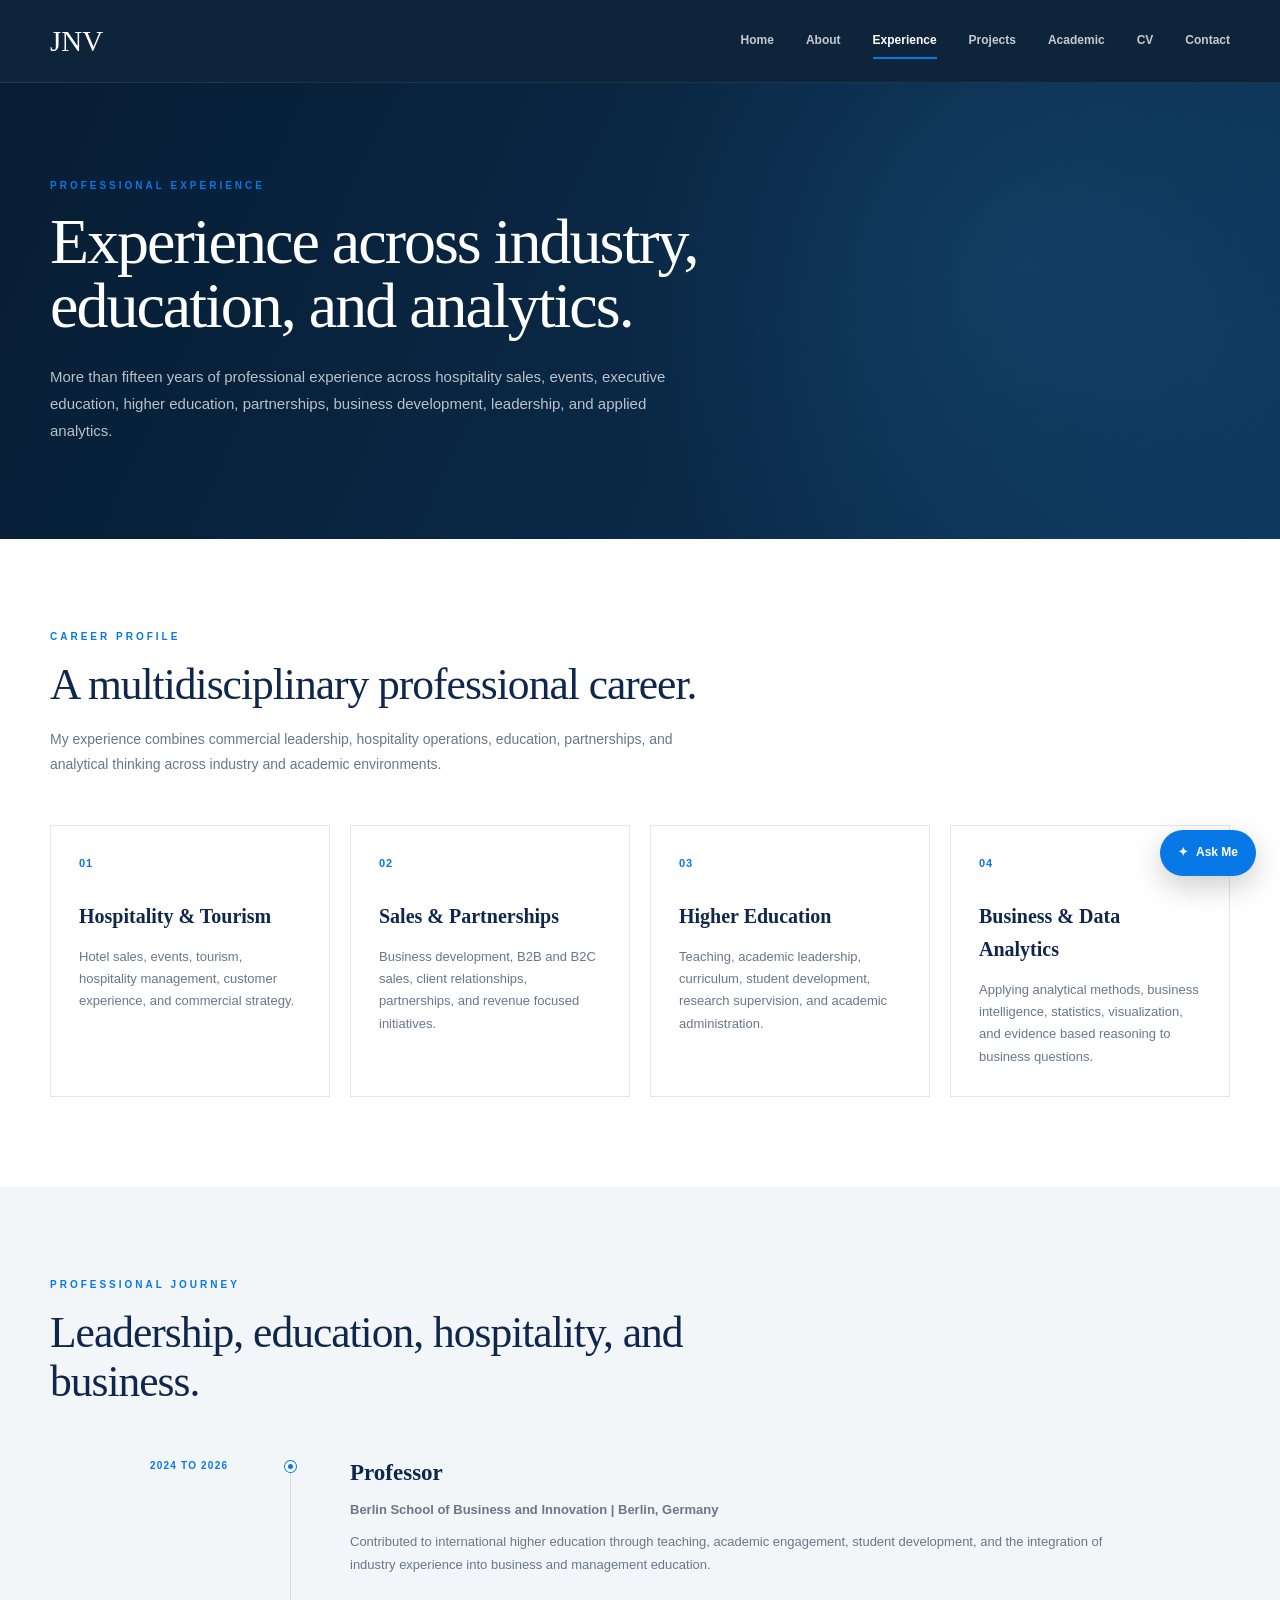
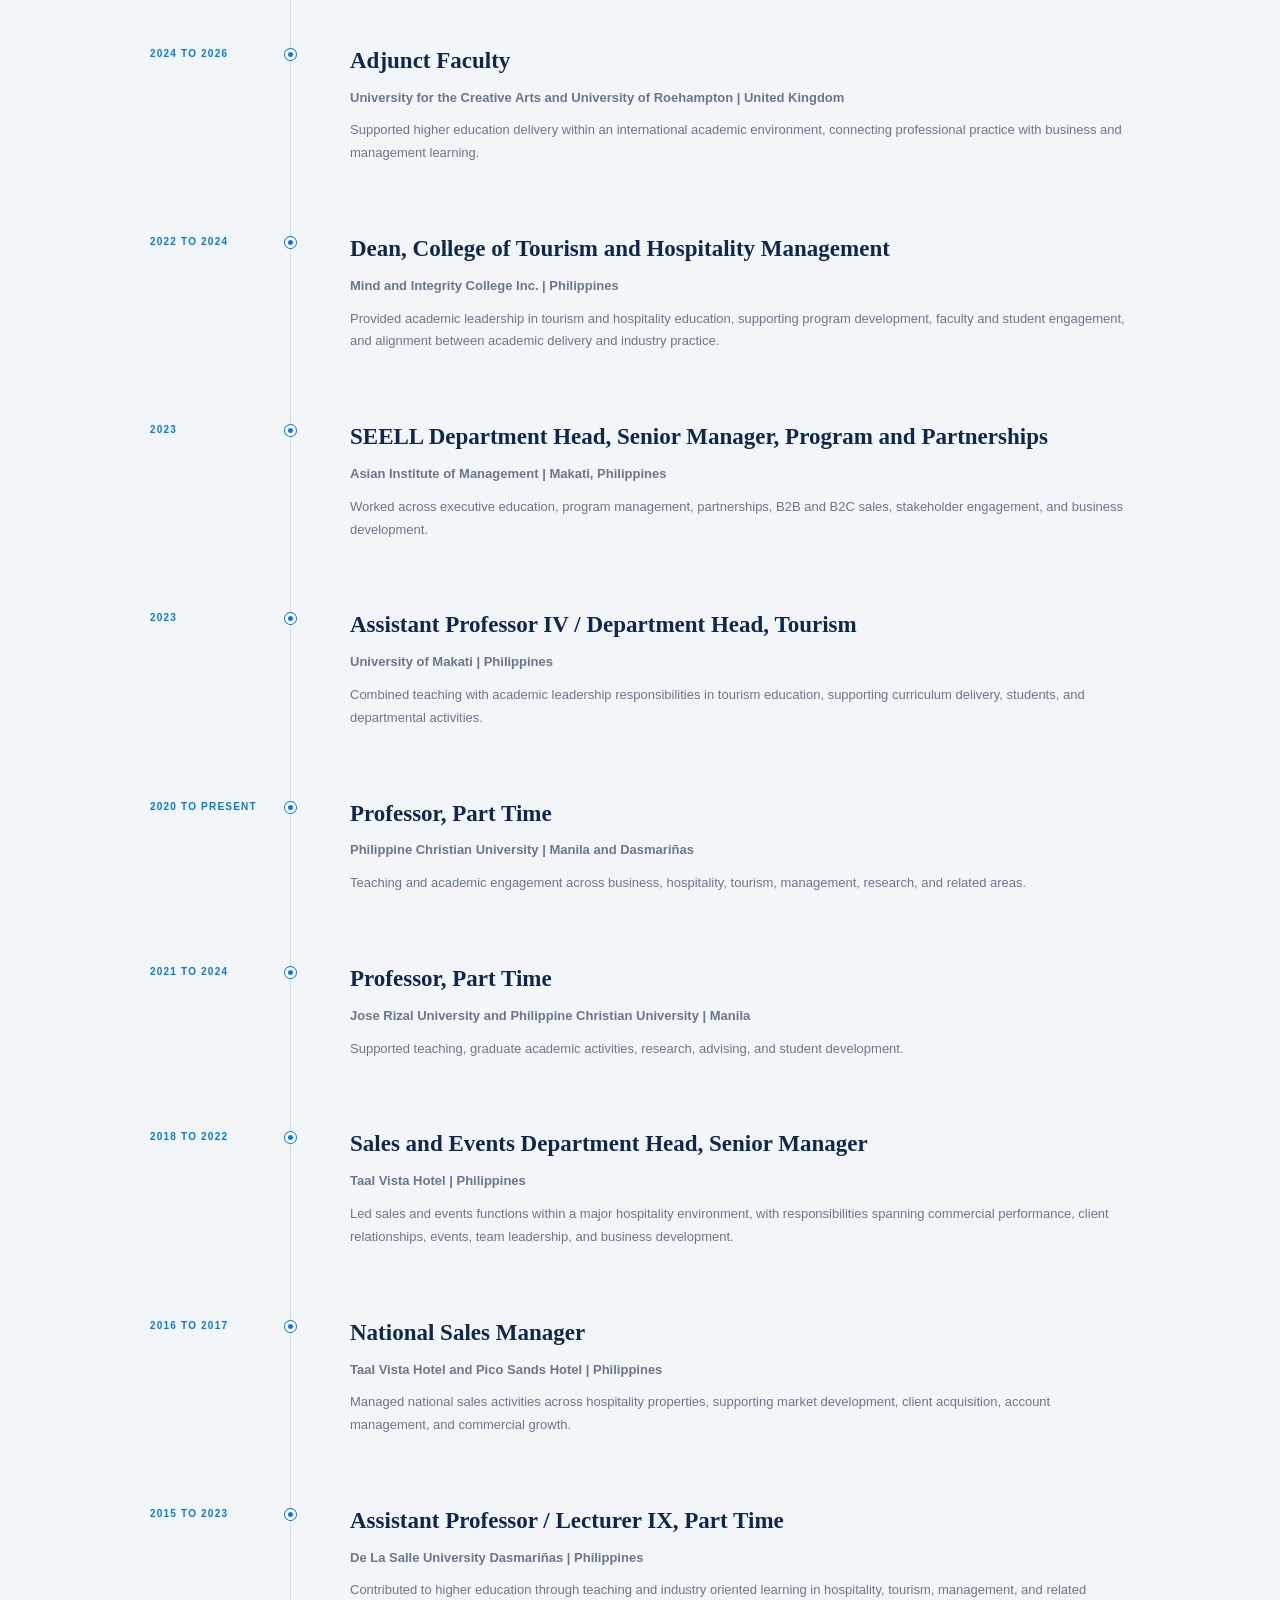
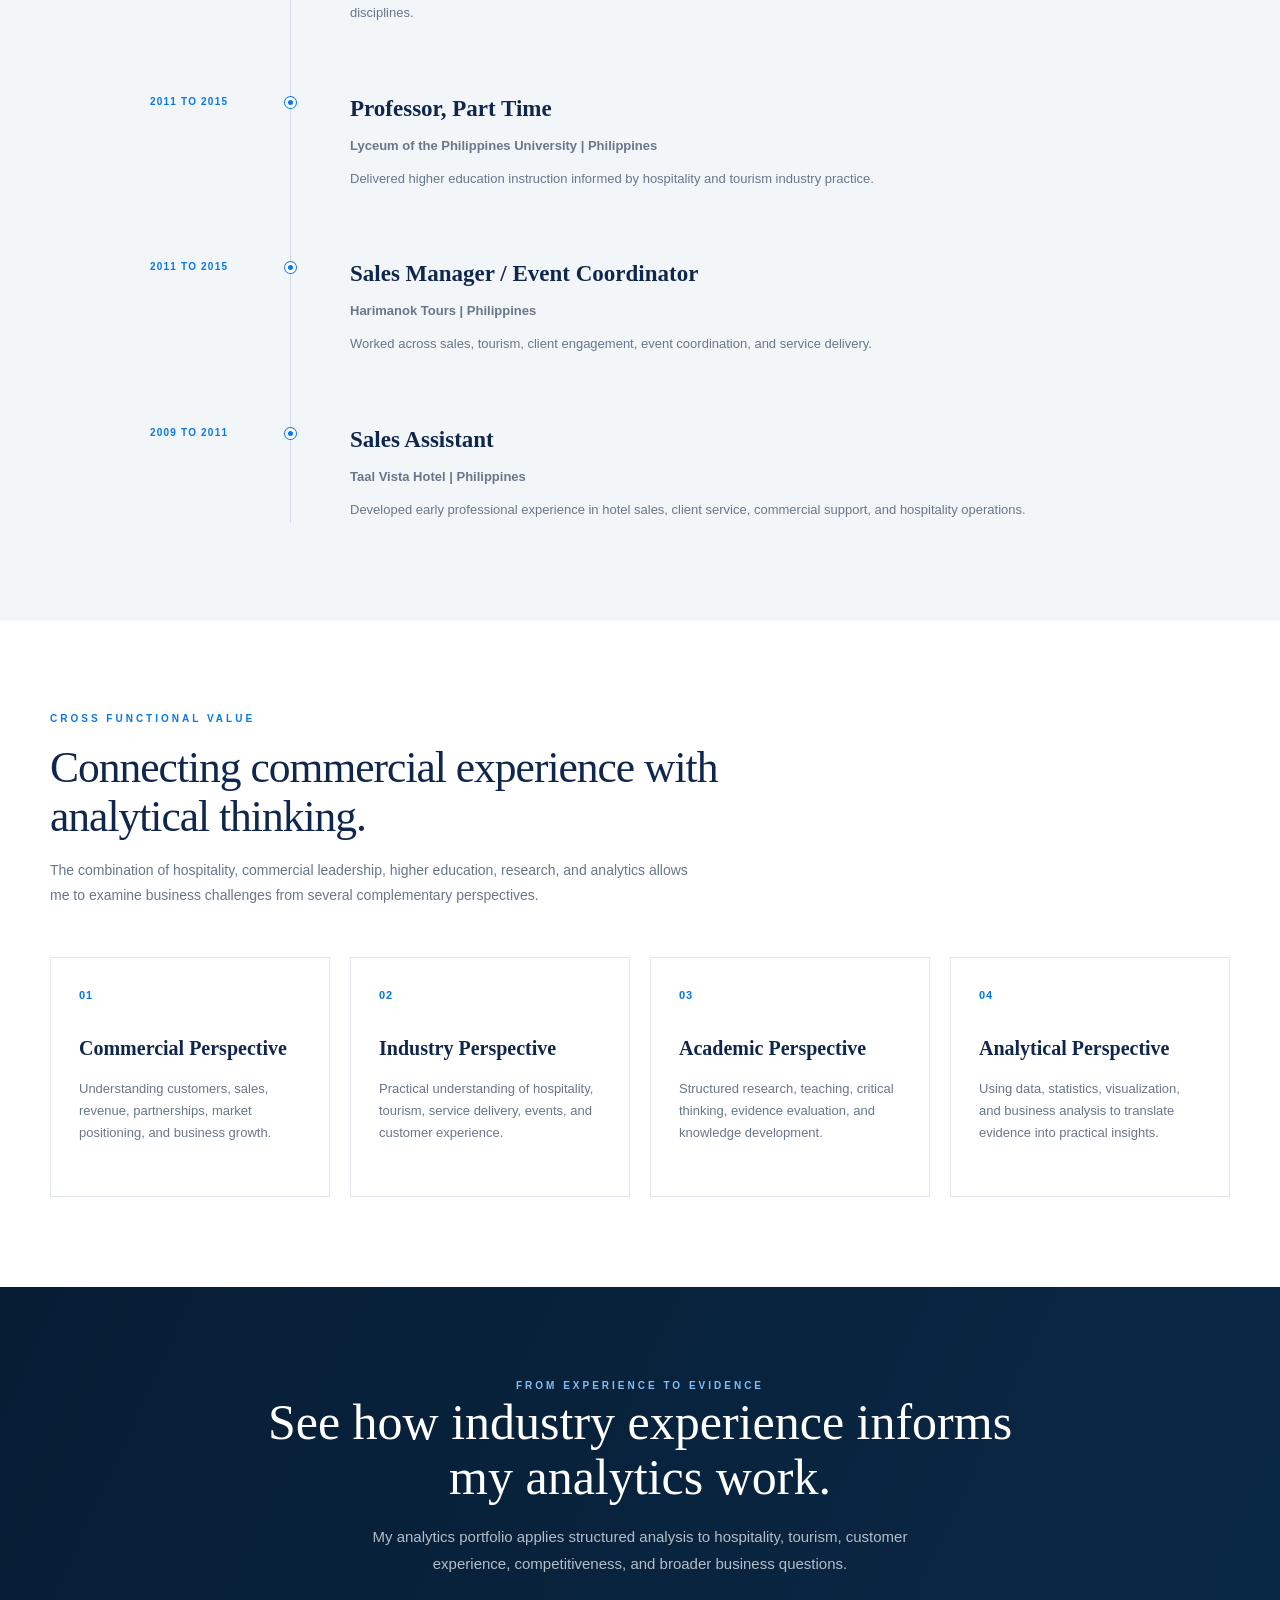
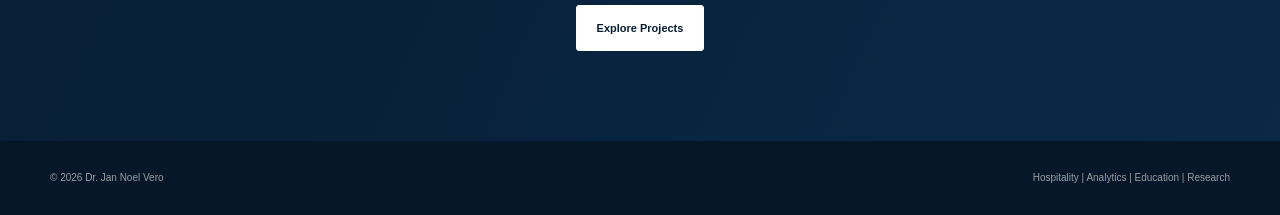
<file: experience.html>
<!DOCTYPE html>
<html lang="en">

<head>

    <meta charset="UTF-8">

    <meta
        name="viewport"
        content="width=device-width, initial-scale=1.0"
    >

    <title>
        Experience | Dr. Jan Noel Vero
    </title>

    <meta
        name="description"
        content="Professional experience of Dr. Jan Noel Vero across hospitality, sales, events, higher education, executive education, partnerships, leadership, and business analytics."
    >

    <link
        rel="stylesheet"
        href="css/style.css"
    >

</head>


<body>


    <!-- =====================================================
         HEADER
         ===================================================== -->

    <header class="site-header">

        <div class="container site-navigation">

            <a
                href="index.html"
                class="site-logo"
                aria-label="Dr. Jan Noel Vero Home"
            >
                JNV
            </a>


            <nav
                class="site-nav"
                aria-label="Main navigation"
            >

                <a href="index.html">
                    Home
                </a>

                <a href="about.html">
                    About
                </a>

                <a
                    href="experience.html"
                    class="active"
                >
                    Experience
                </a>

                <a href="projects.html">
                    Projects
                </a>

                <a href="academic.html">
                    Academic
                </a>

                <a href="cv.html">
                    CV
                </a>

                <a href="contact.html">
                    Contact
                </a>

            </nav>

        </div>

    </header>



    <main>


        <!-- =================================================
             EXPERIENCE HERO
             ================================================= -->

        <section class="page-hero">

            <div class="container">

                <div class="page-hero-copy">

                    <p class="eyebrow">
                        PROFESSIONAL EXPERIENCE
                    </p>


                    <h1 class="page-title">

                        Experience across industry,
                        education, and analytics.

                    </h1>


                    <p>

                        More than fifteen years of professional
                        experience across hospitality sales,
                        events, executive education, higher
                        education, partnerships, business
                        development, leadership, and applied
                        analytics.

                    </p>

                </div>

            </div>

        </section>



        <!-- =================================================
             CAREER PROFILE
             ================================================= -->

        <section class="content-section white">

            <div class="container">

                <div class="section-heading">

                    <p class="section-label">
                        CAREER PROFILE
                    </p>


                    <h2 class="section-title">

                        A multidisciplinary professional
                        career.

                    </h2>


                    <p class="section-description">

                        My experience combines commercial
                        leadership, hospitality operations,
                        education, partnerships, and analytical
                        thinking across industry and academic
                        environments.

                    </p>

                </div>



                <div class="four-grid">


                    <article class="info-card">

                        <span class="card-number">
                            01
                        </span>

                        <h3>
                            Hospitality &amp; Tourism
                        </h3>

                        <p>

                            Hotel sales, events, tourism,
                            hospitality management, customer
                            experience, and commercial strategy.

                        </p>

                    </article>



                    <article class="info-card">

                        <span class="card-number">
                            02
                        </span>

                        <h3>
                            Sales &amp; Partnerships
                        </h3>

                        <p>

                            Business development, B2B and B2C
                            sales, client relationships,
                            partnerships, and revenue focused
                            initiatives.

                        </p>

                    </article>



                    <article class="info-card">

                        <span class="card-number">
                            03
                        </span>

                        <h3>
                            Higher Education
                        </h3>

                        <p>

                            Teaching, academic leadership,
                            curriculum, student development,
                            research supervision, and academic
                            administration.

                        </p>

                    </article>



                    <article class="info-card">

                        <span class="card-number">
                            04
                        </span>

                        <h3>
                            Business &amp; Data Analytics
                        </h3>

                        <p>

                            Applying analytical methods,
                            business intelligence, statistics,
                            visualization, and evidence based
                            reasoning to business questions.

                        </p>

                    </article>


                </div>

            </div>

        </section>



        <!-- =================================================
             PROFESSIONAL JOURNEY
             ================================================= -->

        <section class="content-section light">

            <div class="container">

                <div class="section-heading">

                    <p class="section-label">
                        PROFESSIONAL JOURNEY
                    </p>


                    <h2 class="section-title">

                        Leadership, education,
                        hospitality, and business.

                    </h2>

                </div>



                <div class="timeline">


                    <!-- 01 -->

                    <article class="timeline-item">

                        <div class="timeline-period">
                            2024 TO 2026
                        </div>


                        <div class="timeline-content">

                            <h3>
                                Professor
                            </h3>

                            <p class="timeline-organization">

                                Berlin School of Business and
                                Innovation | Berlin, Germany

                            </p>

                            <p>

                                Contributed to international higher
                                education through teaching,
                                academic engagement, student
                                development, and the integration
                                of industry experience into
                                business and management education.

                            </p>

                        </div>

                    </article>



                    <!-- 02 -->

                    <article class="timeline-item">

                        <div class="timeline-period">
                            2024 TO 2026
                        </div>


                        <div class="timeline-content">

                            <h3>
                                Adjunct Faculty
                            </h3>

                            <p class="timeline-organization">

                                University for the Creative Arts
                                and University of Roehampton |
                                United Kingdom

                            </p>

                            <p>

                                Supported higher education
                                delivery within an international
                                academic environment, connecting
                                professional practice with
                                business and management learning.

                            </p>

                        </div>

                    </article>



                    <!-- 03 -->

                    <article class="timeline-item">

                        <div class="timeline-period">
                            2022 TO 2024
                        </div>


                        <div class="timeline-content">

                            <h3>
                                Dean, College of Tourism and
                                Hospitality Management
                            </h3>

                            <p class="timeline-organization">

                                Mind and Integrity College Inc. |
                                Philippines

                            </p>

                            <p>

                                Provided academic leadership in
                                tourism and hospitality education,
                                supporting program development,
                                faculty and student engagement,
                                and alignment between academic
                                delivery and industry practice.

                            </p>

                        </div>

                    </article>



                    <!-- 04 -->

                    <article class="timeline-item">

                        <div class="timeline-period">
                            2023
                        </div>


                        <div class="timeline-content">

                            <h3>
                                SEELL Department Head,
                                Senior Manager,
                                Program and Partnerships
                            </h3>

                            <p class="timeline-organization">

                                Asian Institute of Management |
                                Makati, Philippines

                            </p>

                            <p>

                                Worked across executive education,
                                program management, partnerships,
                                B2B and B2C sales, stakeholder
                                engagement, and business
                                development.

                            </p>

                        </div>

                    </article>



                    <!-- 05 -->

                    <article class="timeline-item">

                        <div class="timeline-period">
                            2023
                        </div>


                        <div class="timeline-content">

                            <h3>
                                Assistant Professor IV /
                                Department Head, Tourism
                            </h3>

                            <p class="timeline-organization">

                                University of Makati |
                                Philippines

                            </p>

                            <p>

                                Combined teaching with academic
                                leadership responsibilities in
                                tourism education, supporting
                                curriculum delivery, students,
                                and departmental activities.

                            </p>

                        </div>

                    </article>



                    <!-- 06 -->

                    <article class="timeline-item">

                        <div class="timeline-period">
                            2020 TO PRESENT
                        </div>


                        <div class="timeline-content">

                            <h3>
                                Professor, Part Time
                            </h3>

                            <p class="timeline-organization">

                                Philippine Christian University |
                                Manila and Dasmariñas

                            </p>

                            <p>

                                Teaching and academic engagement
                                across business, hospitality,
                                tourism, management, research,
                                and related areas.

                            </p>

                        </div>

                    </article>



                    <!-- 07 -->

                    <article class="timeline-item">

                        <div class="timeline-period">
                            2021 TO 2024
                        </div>


                        <div class="timeline-content">

                            <h3>
                                Professor, Part Time
                            </h3>

                            <p class="timeline-organization">

                                Jose Rizal University and
                                Philippine Christian University |
                                Manila

                            </p>

                            <p>

                                Supported teaching, graduate
                                academic activities, research,
                                advising, and student development.

                            </p>

                        </div>

                    </article>



                    <!-- 08 -->

                    <article class="timeline-item">

                        <div class="timeline-period">
                            2018 TO 2022
                        </div>


                        <div class="timeline-content">

                            <h3>
                                Sales and Events Department Head,
                                Senior Manager
                            </h3>

                            <p class="timeline-organization">

                                Taal Vista Hotel |
                                Philippines

                            </p>

                            <p>

                                Led sales and events functions
                                within a major hospitality
                                environment, with responsibilities
                                spanning commercial performance,
                                client relationships, events,
                                team leadership, and business
                                development.

                            </p>

                        </div>

                    </article>



                    <!-- 09 -->

                    <article class="timeline-item">

                        <div class="timeline-period">
                            2016 TO 2017
                        </div>


                        <div class="timeline-content">

                            <h3>
                                National Sales Manager
                            </h3>

                            <p class="timeline-organization">

                                Taal Vista Hotel and
                                Pico Sands Hotel |
                                Philippines

                            </p>

                            <p>

                                Managed national sales activities
                                across hospitality properties,
                                supporting market development,
                                client acquisition, account
                                management, and commercial growth.

                            </p>

                        </div>

                    </article>



                    <!-- 10 -->

                    <article class="timeline-item">

                        <div class="timeline-period">
                            2015 TO 2023
                        </div>


                        <div class="timeline-content">

                            <h3>
                                Assistant Professor /
                                Lecturer IX, Part Time
                            </h3>

                            <p class="timeline-organization">

                                De La Salle University Dasmariñas |
                                Philippines

                            </p>

                            <p>

                                Contributed to higher education
                                through teaching and industry
                                oriented learning in hospitality,
                                tourism, management, and related
                                disciplines.

                            </p>

                        </div>

                    </article>



                    <!-- 11 -->

                    <article class="timeline-item">

                        <div class="timeline-period">
                            2011 TO 2015
                        </div>


                        <div class="timeline-content">

                            <h3>
                                Professor, Part Time
                            </h3>

                            <p class="timeline-organization">

                                Lyceum of the Philippines
                                University |
                                Philippines

                            </p>

                            <p>

                                Delivered higher education
                                instruction informed by
                                hospitality and tourism industry
                                practice.

                            </p>

                        </div>

                    </article>



                    <!-- 12 -->

                    <article class="timeline-item">

                        <div class="timeline-period">
                            2011 TO 2015
                        </div>


                        <div class="timeline-content">

                            <h3>
                                Sales Manager /
                                Event Coordinator
                            </h3>

                            <p class="timeline-organization">

                                Harimanok Tours |
                                Philippines

                            </p>

                            <p>

                                Worked across sales, tourism,
                                client engagement, event
                                coordination, and service
                                delivery.

                            </p>

                        </div>

                    </article>



                    <!-- 13 -->

                    <article class="timeline-item">

                        <div class="timeline-period">
                            2009 TO 2011
                        </div>


                        <div class="timeline-content">

                            <h3>
                                Sales Assistant
                            </h3>

                            <p class="timeline-organization">

                                Taal Vista Hotel |
                                Philippines

                            </p>

                            <p>

                                Developed early professional
                                experience in hotel sales,
                                client service, commercial
                                support, and hospitality
                                operations.

                            </p>

                        </div>

                    </article>


                </div>

            </div>

        </section>



        <!-- =================================================
             CROSS FUNCTIONAL VALUE
             ================================================= -->

        <section class="content-section white">

            <div class="container">

                <div class="section-heading">

                    <p class="section-label">
                        CROSS FUNCTIONAL VALUE
                    </p>


                    <h2 class="section-title">

                        Connecting commercial experience
                        with analytical thinking.

                    </h2>


                    <p class="section-description">

                        The combination of hospitality,
                        commercial leadership, higher education,
                        research, and analytics allows me to
                        examine business challenges from several
                        complementary perspectives.

                    </p>

                </div>



                <div class="four-grid">


                    <article class="info-card">

                        <span class="card-number">
                            01
                        </span>

                        <h3>
                            Commercial Perspective
                        </h3>

                        <p>

                            Understanding customers, sales,
                            revenue, partnerships, market
                            positioning, and business growth.

                        </p>

                    </article>



                    <article class="info-card">

                        <span class="card-number">
                            02
                        </span>

                        <h3>
                            Industry Perspective
                        </h3>

                        <p>

                            Practical understanding of
                            hospitality, tourism, service
                            delivery, events, and customer
                            experience.

                        </p>

                    </article>



                    <article class="info-card">

                        <span class="card-number">
                            03
                        </span>

                        <h3>
                            Academic Perspective
                        </h3>

                        <p>

                            Structured research, teaching,
                            critical thinking, evidence
                            evaluation, and knowledge
                            development.

                        </p>

                    </article>



                    <article class="info-card">

                        <span class="card-number">
                            04
                        </span>

                        <h3>
                            Analytical Perspective
                        </h3>

                        <p>

                            Using data, statistics, visualization,
                            and business analysis to translate
                            evidence into practical insights.

                        </p>

                    </article>


                </div>

            </div>

        </section>



        <!-- =================================================
             PROJECT CTA
             ================================================= -->

        <section class="cta-section">

            <div class="container">

                <div class="cta-content">

                    <p class="section-label">
                        FROM EXPERIENCE TO EVIDENCE
                    </p>


                    <h2>

                        See how industry experience
                        informs my analytics work.

                    </h2>


                    <p>

                        My analytics portfolio applies structured
                        analysis to hospitality, tourism, customer
                        experience, competitiveness, and broader
                        business questions.

                    </p>


                    <div class="button-row">

                        <a
                            href="projects.html"
                            class="button-light"
                        >
                            Explore Projects
                        </a>

                    </div>

                </div>

            </div>

        </section>


    </main>



    <!-- =====================================================
         FOOTER
         ===================================================== -->

    <footer class="site-footer">

        <div class="container footer-content">

            <p>
                © 2026 Dr. Jan Noel Vero
            </p>

            <p>
                Hospitality | Analytics | Education | Research
            </p>

        </div>

    </footer>



    <!-- =====================================================
         ASK ME
         ===================================================== -->

    <button
        id="chatbot-toggle"
        class="chatbot-toggle"
        type="button"
        aria-label="Open portfolio assistant"
    >

        <span>✦</span>

        Ask Me

    </button>



    <!-- =====================================================
         PORTFOLIO ASSISTANT
         ===================================================== -->

    <section
        id="chatbot"
        class="chatbot"
        aria-label="Portfolio assistant"
    >

        <div class="chatbot-header">

            <div class="chatbot-header-title">

                <div class="assistant-icon">
                    JV
                </div>

                <div>

                    <strong>
                        Portfolio Assistant
                    </strong>

                    <span>
                        Dr. Jan Noel Vero
                    </span>

                </div>

            </div>


            <button
                id="chatbot-close"
                class="chatbot-close"
                type="button"
                aria-label="Close portfolio assistant"
            >
                ×
            </button>

        </div>



        <div
            id="chatbot-messages"
            class="chatbot-messages"
            aria-live="polite"
        >

            <div class="bot-message">

                Welcome. I can help you explore
                Dr. Vero's professional experience,
                hospitality expertise, analytics projects,
                academic work, and qualifications.

            </div>

        </div>



        <div class="visitor-context">

            <p>
                What brings you to the portfolio?
            </p>


            <div class="visitor-buttons">

                <button
                    type="button"
                    data-visitor="Recruiter"
                >
                    Recruiter
                </button>

                <button
                    type="button"
                    data-visitor="Hotel Executive"
                >
                    Hotel Executive
                </button>

                <button
                    type="button"
                    data-visitor="Academic"
                >
                    Academic
                </button>

                <button
                    type="button"
                    data-visitor="Researcher"
                >
                    Researcher
                </button>

                <button
                    type="button"
                    data-visitor="Potential Client"
                >
                    Potential Client
                </button>

                <button
                    type="button"
                    data-visitor="Other"
                >
                    Other
                </button>

            </div>

        </div>



        <div
            id="chatbot-options"
            class="chatbot-options"
        >

            <button
                type="button"
                data-chat="professional experience"
            >
                Experience
            </button>

            <button
                type="button"
                data-chat="hospitality expertise"
            >
                Expertise
            </button>

            <button
                type="button"
                data-chat="data analytics projects"
            >
                Projects
            </button>

            <button
                type="button"
                data-chat="academic teaching research"
            >
                Academic
            </button>

            <button
                type="button"
                data-chat="curriculum vitae qualifications"
            >
                CV
            </button>

            <button
                type="button"
                data-chat="contact professional opportunity"
            >
                Contact
            </button>

        </div>



        <form
            id="chat-question-form"
            class="chat-question-form"
        >

            <input
                id="chat-question-input"
                type="text"
                placeholder="Ask a personalized question..."
                autocomplete="off"
                aria-label="Ask a question about Dr. Vero"
            >

            <button type="submit">
                Send
            </button>

        </form>

    </section>



    <script src="js/chatbot.js"></script>


</body>

</html>
</file>
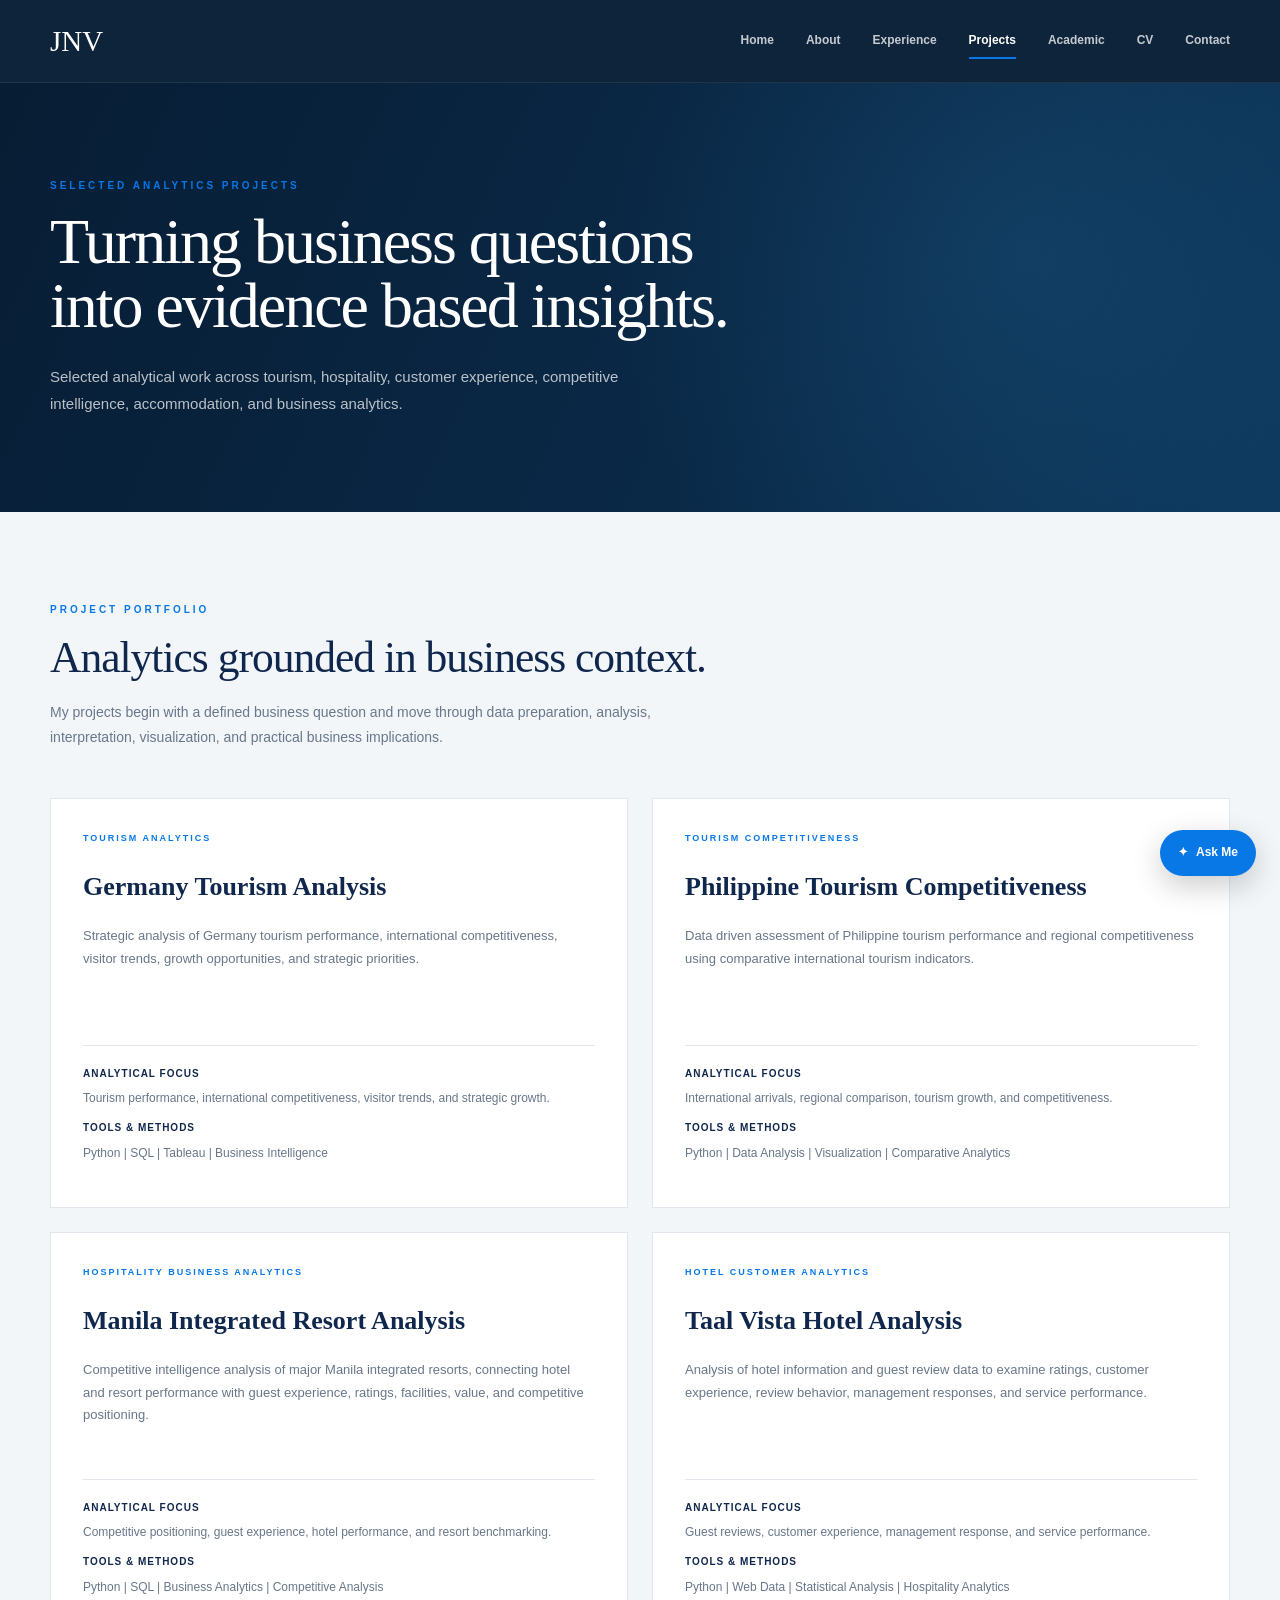
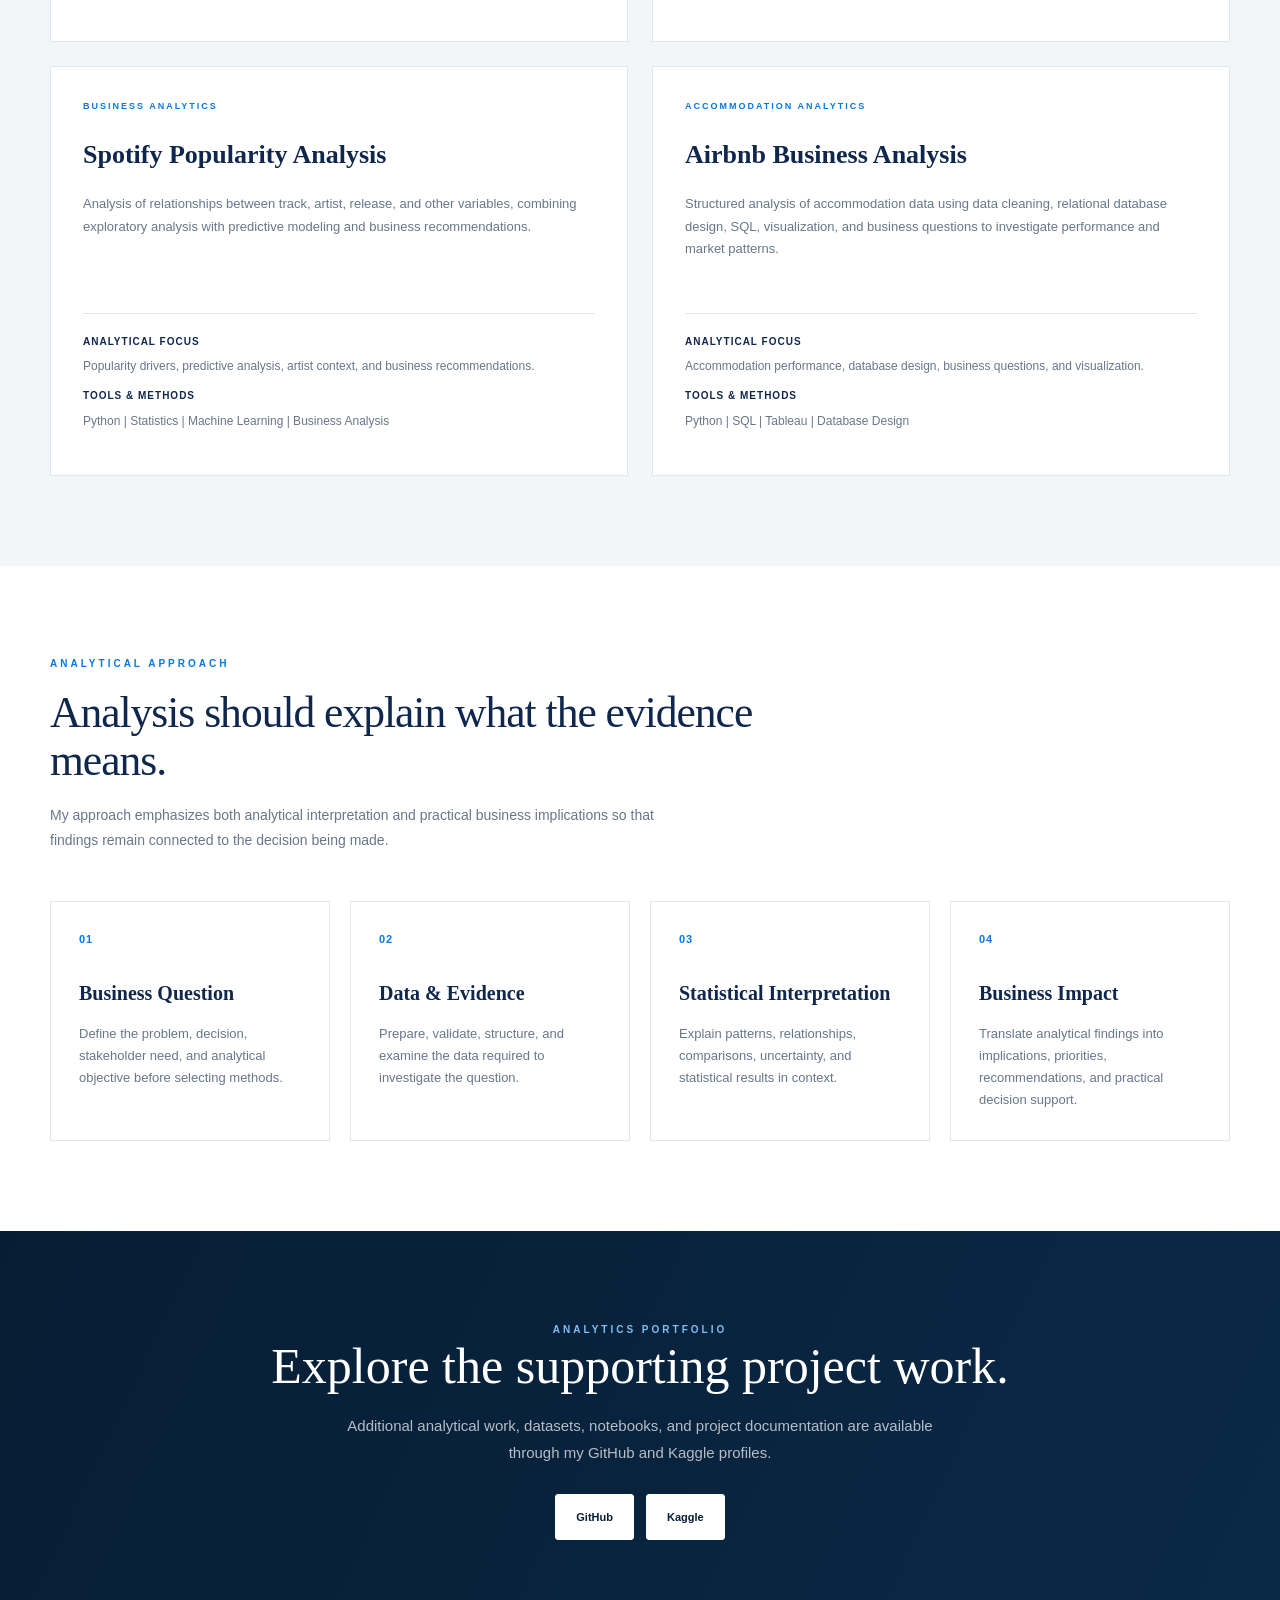
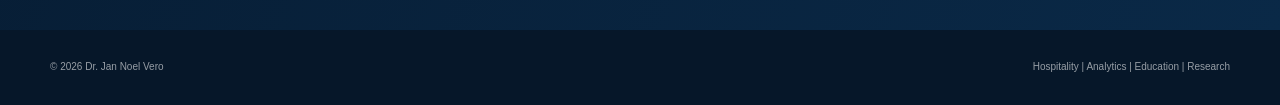
<file: projects.html>
<!DOCTYPE html>
<html lang="en">

<head>

    <meta charset="UTF-8">

    <meta
        name="viewport"
        content="width=device-width, initial-scale=1.0"
    >

    <title>
        Projects | Dr. Jan Noel Vero
    </title>

    <meta
        name="description"
        content="Selected business and data analytics projects by Dr. Jan Noel Vero covering tourism, hospitality, competitive intelligence, customer analytics, accommodation, and predictive analysis."
    >

    <link
        rel="stylesheet"
        href="css/style.css"
    >

</head>


<body>


    <!-- =====================================================
         HEADER
         ===================================================== -->

    <header class="site-header">

        <div class="container site-navigation">

            <a
                href="index.html"
                class="site-logo"
                aria-label="Dr. Jan Noel Vero Home"
            >
                JNV
            </a>


            <nav
                class="site-nav"
                aria-label="Main navigation"
            >

                <a href="index.html">
                    Home
                </a>

                <a href="about.html">
                    About
                </a>

                <a href="experience.html">
                    Experience
                </a>

                <a
                    href="projects.html"
                    class="active"
                >
                    Projects
                </a>

                <a href="academic.html">
                    Academic
                </a>

                <a href="cv.html">
                    CV
                </a>

                <a href="contact.html">
                    Contact
                </a>

            </nav>

        </div>

    </header>



    <main>


        <!-- =================================================
             PROJECTS HERO
             ================================================= -->

        <section class="page-hero">

            <div class="container">

                <div class="page-hero-copy">

                    <p class="eyebrow">
                        SELECTED ANALYTICS PROJECTS
                    </p>


                    <h1 class="page-title">

                        Turning business questions
                        into evidence based insights.

                    </h1>


                    <p>

                        Selected analytical work across tourism,
                        hospitality, customer experience,
                        competitive intelligence, accommodation,
                        and business analytics.

                    </p>

                </div>

            </div>

        </section>



        <!-- =================================================
             PROJECT PORTFOLIO
             ================================================= -->

        <section class="content-section light">

            <div class="container">


                <div class="section-heading">

                    <p class="section-label">
                        PROJECT PORTFOLIO
                    </p>


                    <h2 class="section-title">

                        Analytics grounded in
                        business context.

                    </h2>


                    <p class="section-description">

                        My projects begin with a defined business
                        question and move through data preparation,
                        analysis, interpretation, visualization,
                        and practical business implications.

                    </p>

                </div>



                <div class="projects-grid">


                    <!-- =================================================
                         PROJECT 01
                         ================================================= -->

                    <article class="project-card">


                        <p class="project-category">
                            TOURISM ANALYTICS
                        </p>


                        <h3>
                            Germany Tourism Analysis
                        </h3>


                        <p class="project-summary">

                            Strategic analysis of Germany tourism
                            performance, international
                            competitiveness, visitor trends,
                            growth opportunities, and strategic
                            priorities.

                        </p>


                        <div class="project-detail">


                            <strong>
                                Analytical Focus
                            </strong>


                            <p>

                                Tourism performance,
                                international competitiveness,
                                visitor trends, and strategic
                                growth.

                            </p>


                            <strong>
                                Tools &amp; Methods
                            </strong>


                            <p>

                                Python | SQL | Tableau |
                                Business Intelligence

                            </p>


                        </div>


                    </article>



                    <!-- =================================================
                         PROJECT 02
                         ================================================= -->

                    <article class="project-card">


                        <p class="project-category">
                            TOURISM COMPETITIVENESS
                        </p>


                        <h3>
                            Philippine Tourism Competitiveness
                        </h3>


                        <p class="project-summary">

                            Data driven assessment of Philippine
                            tourism performance and regional
                            competitiveness using comparative
                            international tourism indicators.

                        </p>


                        <div class="project-detail">


                            <strong>
                                Analytical Focus
                            </strong>


                            <p>

                                International arrivals,
                                regional comparison,
                                tourism growth, and
                                competitiveness.

                            </p>


                            <strong>
                                Tools &amp; Methods
                            </strong>


                            <p>

                                Python | Data Analysis |
                                Visualization |
                                Comparative Analytics

                            </p>


                        </div>


                    </article>



                    <!-- =================================================
                         PROJECT 03
                         ================================================= -->

                    <article class="project-card">


                        <p class="project-category">
                            HOSPITALITY BUSINESS ANALYTICS
                        </p>


                        <h3>
                            Manila Integrated Resort Analysis
                        </h3>


                        <p class="project-summary">

                            Competitive intelligence analysis of
                            major Manila integrated resorts,
                            connecting hotel and resort performance
                            with guest experience, ratings,
                            facilities, value, and competitive
                            positioning.

                        </p>


                        <div class="project-detail">


                            <strong>
                                Analytical Focus
                            </strong>


                            <p>

                                Competitive positioning,
                                guest experience,
                                hotel performance, and
                                resort benchmarking.

                            </p>


                            <strong>
                                Tools &amp; Methods
                            </strong>


                            <p>

                                Python | SQL |
                                Business Analytics |
                                Competitive Analysis

                            </p>


                        </div>


                    </article>



                    <!-- =================================================
                         PROJECT 04
                         ================================================= -->

                    <article class="project-card">


                        <p class="project-category">
                            HOTEL CUSTOMER ANALYTICS
                        </p>


                        <h3>
                            Taal Vista Hotel Analysis
                        </h3>


                        <p class="project-summary">

                            Analysis of hotel information and
                            guest review data to examine ratings,
                            customer experience, review behavior,
                            management responses, and service
                            performance.

                        </p>


                        <div class="project-detail">


                            <strong>
                                Analytical Focus
                            </strong>


                            <p>

                                Guest reviews,
                                customer experience,
                                management response, and
                                service performance.

                            </p>


                            <strong>
                                Tools &amp; Methods
                            </strong>


                            <p>

                                Python | Web Data |
                                Statistical Analysis |
                                Hospitality Analytics

                            </p>


                        </div>


                    </article>



                    <!-- =================================================
                         PROJECT 05
                         ================================================= -->

                    <article class="project-card">


                        <p class="project-category">
                            BUSINESS ANALYTICS
                        </p>


                        <h3>
                            Spotify Popularity Analysis
                        </h3>


                        <p class="project-summary">

                            Analysis of relationships between
                            track, artist, release, and other
                            variables, combining exploratory
                            analysis with predictive modeling
                            and business recommendations.

                        </p>


                        <div class="project-detail">


                            <strong>
                                Analytical Focus
                            </strong>


                            <p>

                                Popularity drivers,
                                predictive analysis,
                                artist context, and
                                business recommendations.

                            </p>


                            <strong>
                                Tools &amp; Methods
                            </strong>


                            <p>

                                Python | Statistics |
                                Machine Learning |
                                Business Analysis

                            </p>


                        </div>


                    </article>



                    <!-- =================================================
                         PROJECT 06
                         ================================================= -->

                    <article class="project-card">


                        <p class="project-category">
                            ACCOMMODATION ANALYTICS
                        </p>


                        <h3>
                            Airbnb Business Analysis
                        </h3>


                        <p class="project-summary">

                            Structured analysis of accommodation
                            data using data cleaning, relational
                            database design, SQL, visualization,
                            and business questions to investigate
                            performance and market patterns.

                        </p>


                        <div class="project-detail">


                            <strong>
                                Analytical Focus
                            </strong>


                            <p>

                                Accommodation performance,
                                database design,
                                business questions, and
                                visualization.

                            </p>


                            <strong>
                                Tools &amp; Methods
                            </strong>


                            <p>

                                Python | SQL | Tableau |
                                Database Design

                            </p>


                        </div>


                    </article>


                </div>


            </div>

        </section>



        <!-- =================================================
             ANALYTICAL APPROACH
             ================================================= -->

        <section class="content-section white">

            <div class="container">


                <div class="section-heading">

                    <p class="section-label">
                        ANALYTICAL APPROACH
                    </p>


                    <h2 class="section-title">

                        Analysis should explain
                        what the evidence means.

                    </h2>


                    <p class="section-description">

                        My approach emphasizes both analytical
                        interpretation and practical business
                        implications so that findings remain
                        connected to the decision being made.

                    </p>

                </div>



                <div class="four-grid">


                    <!-- 01 -->

                    <article class="info-card">


                        <span class="card-number">
                            01
                        </span>


                        <h3>
                            Business Question
                        </h3>


                        <p>

                            Define the problem, decision,
                            stakeholder need, and analytical
                            objective before selecting methods.

                        </p>


                    </article>



                    <!-- 02 -->

                    <article class="info-card">


                        <span class="card-number">
                            02
                        </span>


                        <h3>
                            Data &amp; Evidence
                        </h3>


                        <p>

                            Prepare, validate, structure,
                            and examine the data required
                            to investigate the question.

                        </p>


                    </article>



                    <!-- 03 -->

                    <article class="info-card">


                        <span class="card-number">
                            03
                        </span>


                        <h3>
                            Statistical Interpretation
                        </h3>


                        <p>

                            Explain patterns, relationships,
                            comparisons, uncertainty, and
                            statistical results in context.

                        </p>


                    </article>



                    <!-- 04 -->

                    <article class="info-card">


                        <span class="card-number">
                            04
                        </span>


                        <h3>
                            Business Impact
                        </h3>


                        <p>

                            Translate analytical findings
                            into implications, priorities,
                            recommendations, and practical
                            decision support.

                        </p>


                    </article>


                </div>


            </div>

        </section>



        <!-- =================================================
             PORTFOLIO PROFILES
             ================================================= -->

        <section class="cta-section">

            <div class="container">

                <div class="cta-content">


                    <p class="section-label">
                        ANALYTICS PORTFOLIO
                    </p>


                    <h2>

                        Explore the supporting
                        project work.

                    </h2>


                    <p>

                        Additional analytical work, datasets,
                        notebooks, and project documentation
                        are available through my GitHub and
                        Kaggle profiles.

                    </p>


                    <div class="button-row">


                        <a
                            href="https://github.com/jannoelvero"
                            target="_blank"
                            rel="noopener noreferrer"
                            class="button-light"
                        >
                            GitHub
                        </a>


                        <a
                            href="https://www.kaggle.com/jannoelvero"
                            target="_blank"
                            rel="noopener noreferrer"
                            class="button-light"
                        >
                            Kaggle
                        </a>


                    </div>


                </div>

            </div>

        </section>


    </main>



    <!-- =====================================================
         FOOTER
         ===================================================== -->

    <footer class="site-footer">

        <div class="container footer-content">

            <p>
                © 2026 Dr. Jan Noel Vero
            </p>

            <p>
                Hospitality | Analytics | Education | Research
            </p>

        </div>

    </footer>



    <!-- =====================================================
         ASK ME
         ===================================================== -->

    <button
        id="chatbot-toggle"
        class="chatbot-toggle"
        type="button"
        aria-label="Open portfolio assistant"
    >

        <span>✦</span>

        Ask Me

    </button>



    <!-- =====================================================
         PORTFOLIO ASSISTANT
         ===================================================== -->

    <section
        id="chatbot"
        class="chatbot"
        aria-label="Portfolio assistant"
    >


        <div class="chatbot-header">


            <div class="chatbot-header-title">


                <div class="assistant-icon">
                    JV
                </div>


                <div>

                    <strong>
                        Portfolio Assistant
                    </strong>

                    <span>
                        Dr. Jan Noel Vero
                    </span>

                </div>


            </div>


            <button
                id="chatbot-close"
                class="chatbot-close"
                type="button"
                aria-label="Close portfolio assistant"
            >
                ×
            </button>


        </div>



        <div
            id="chatbot-messages"
            class="chatbot-messages"
            aria-live="polite"
        >


            <div class="bot-message">

                Welcome. I can help you explore
                Dr. Vero's professional experience,
                hospitality expertise, analytics projects,
                academic work, and qualifications.

            </div>


        </div>



        <div class="visitor-context">


            <p>
                What brings you to the portfolio?
            </p>


            <div class="visitor-buttons">


                <button
                    type="button"
                    data-visitor="Recruiter"
                >
                    Recruiter
                </button>


                <button
                    type="button"
                    data-visitor="Hotel Executive"
                >
                    Hotel Executive
                </button>


                <button
                    type="button"
                    data-visitor="Academic"
                >
                    Academic
                </button>


                <button
                    type="button"
                    data-visitor="Researcher"
                >
                    Researcher
                </button>


                <button
                    type="button"
                    data-visitor="Potential Client"
                >
                    Potential Client
                </button>


                <button
                    type="button"
                    data-visitor="Other"
                >
                    Other
                </button>


            </div>


        </div>



        <div
            id="chatbot-options"
            class="chatbot-options"
        >


            <button
                type="button"
                data-chat="professional experience"
            >
                Experience
            </button>


            <button
                type="button"
                data-chat="hospitality expertise"
            >
                Expertise
            </button>


            <button
                type="button"
                data-chat="data analytics projects"
            >
                Projects
            </button>


            <button
                type="button"
                data-chat="academic teaching research"
            >
                Academic
            </button>


            <button
                type="button"
                data-chat="curriculum vitae qualifications"
            >
                CV
            </button>


            <button
                type="button"
                data-chat="contact professional opportunity"
            >
                Contact
            </button>


        </div>



        <form
            id="chat-question-form"
            class="chat-question-form"
        >


            <input
                id="chat-question-input"
                type="text"
                placeholder="Ask a personalized question..."
                autocomplete="off"
                aria-label="Ask a question about Dr. Vero"
            >


            <button type="submit">
                Send
            </button>


        </form>


    </section>



    <script src="js/chatbot.js"></script>


</body>

</html>
</file>
<file: css/style.css>
/* =========================================================
   DR. JAN NOEL VERO
   PROFESSIONAL PORTFOLIO
   MASTER STYLESHEET
   ========================================================= */


/* =========================================================
   1. DESIGN SYSTEM
   ========================================================= */

:root {

    --navy: #071d34;
    --navy-2: #0a2947;
    --navy-3: #0d385d;

    --blue: #0878e6;
    --blue-dark: #075fb8;
    --blue-light: #eef6fd;

    --white: #ffffff;
    --off-white: #f7f9fb;
    --light: #f3f6f9;

    --text: #10274d;
    --text-dark: #0b1f3a;
    --muted: #68778a;
    --muted-light: #8793a2;

    --border: #e1e7ed;
    --border-dark: #d3dce6;

    --success: #2f7d4a;
    --success-bg: #eef8f1;

    --error: #8a3535;
    --error-bg: #fff2f2;

    --shadow:
        0 18px 50px
        rgba(7, 29, 52, 0.08);

    --shadow-large:
        0 30px 75px
        rgba(7, 29, 52, 0.14);

    --container: 1180px;
}



/* =========================================================
   2. RESET
   ========================================================= */

*,
*::before,
*::after {
    box-sizing: border-box;
}


html {
    margin: 0;
    padding: 0;

    scroll-behavior: smooth;
}


body {
    margin: 0;
    padding: 0;

    background: var(--white);

    color: var(--text);

    font-family:
        Arial,
        Helvetica,
        sans-serif;

    font-size: 15px;

    line-height: 1.65;

    -webkit-font-smoothing: antialiased;
}


body.chat-open {
    overflow: hidden;
}


img {
    display: block;

    max-width: 100%;
}


a {
    color: inherit;
}


button,
input,
select,
textarea {
    font: inherit;
}


button {
    cursor: pointer;
}


h1,
h2,
h3,
h4,
p {
    margin-top: 0;
}



/* =========================================================
   3. CONTAINER
   ========================================================= */

.container {
    width: min(
        var(--container),
        calc(100% - 80px)
    );

    margin: 0 auto;
}



/* =========================================================
   4. SHARED HEADER
   ========================================================= */

.site-header {
    position: sticky;

    z-index: 1000;

    top: 0;

    width: 100%;

    background:
        rgba(7, 29, 52, 0.97);

    border-bottom:
        1px solid
        rgba(255, 255, 255, 0.08);

    backdrop-filter: blur(12px);
}


.site-navigation {
    min-height: 82px;

    display: flex;

    align-items: center;
    justify-content: space-between;

    gap: 35px;
}


.site-logo {
    flex-shrink: 0;

    color: var(--white);

    font-family:
        Georgia,
        "Times New Roman",
        serif;

    font-size: 29px;
    font-weight: 500;

    line-height: 1;

    text-decoration: none;
}


.site-nav {
    display: flex;

    align-items: center;

    gap: 32px;
}


.site-nav a {
    position: relative;

    padding: 11px 0;

    color:
        rgba(255, 255, 255, 0.76);

    font-size: 12px;
    font-weight: 600;

    text-decoration: none;

    transition:
        color 0.2s ease;
}


.site-nav a:hover,
.site-nav a.active {
    color: var(--white);
}


.site-nav a.active::after {
    content: "";

    position: absolute;

    right: 0;
    bottom: 3px;
    left: 0;

    height: 2px;

    background: var(--blue);
}



/* =========================================================
   5. COMMON TYPOGRAPHY
   ========================================================= */

.eyebrow,
.section-label {
    margin: 0 0 15px;

    color: var(--blue);

    font-size: 10px;
    font-weight: 800;

    letter-spacing: 3px;

    text-transform: uppercase;
}


.display-title {
    margin: 0;

    color: var(--white);

    font-family:
        Georgia,
        "Times New Roman",
        serif;

    font-size: clamp(48px, 5.2vw, 76px);
    font-weight: 400;

    line-height: 0.98;

    letter-spacing: -2.4px;
}


.page-title {
    margin: 0;

    color: var(--white);

    font-family:
        Georgia,
        "Times New Roman",
        serif;

    font-size: clamp(44px, 5vw, 68px);
    font-weight: 400;

    line-height: 1;

    letter-spacing: -2px;
}


.section-title {
    margin: 0;

    color: var(--text);

    font-family:
        Georgia,
        "Times New Roman",
        serif;

    font-size: clamp(31px, 3.4vw, 45px);
    font-weight: 500;

    line-height: 1.12;

    letter-spacing: -1px;
}


.section-description {
    max-width: 650px;

    margin: 18px 0 0;

    color: var(--muted);

    font-size: 14px;

    line-height: 1.8;
}



/* =========================================================
   6. COMMON PAGE HERO
   ========================================================= */

.page-hero {
    padding: 95px 0;

    background:
        radial-gradient(
            circle at 80% 40%,
            rgba(34, 101, 149, 0.28),
            transparent 40%
        ),
        linear-gradient(
            115deg,
            var(--navy) 0%,
            var(--navy-2) 58%,
            var(--navy-3) 100%
        );

    color: var(--white);
}


.page-hero-grid {
    display: grid;

    grid-template-columns:
        minmax(0, 1fr)
        minmax(0, 0.9fr);

    gap: 85px;

    align-items: center;
}


.page-hero-copy {
    max-width: 680px;
}


.page-hero-copy > p:last-child {
    max-width: 620px;

    margin: 25px 0 0;

    color:
        rgba(255, 255, 255, 0.72);

    font-size: 15px;

    line-height: 1.8;
}


.page-hero-lead {
    color: var(--white) !important;

    font-size: 18px !important;

    line-height: 1.7 !important;
}



/* =========================================================
   7. SHARED SECTION
   ========================================================= */

.content-section {
    padding: 90px 0;
}


.content-section.light {
    background: var(--light);
}


.content-section.white {
    background: var(--white);
}


.content-section.dark {
    background: var(--navy);

    color: var(--white);
}


.section-heading {
    max-width: 760px;

    margin-bottom: 48px;
}



/* =========================================================
   8. BUTTONS
   ========================================================= */

.button-row {
    display: flex;

    flex-wrap: wrap;

    gap: 12px;

    margin-top: 28px;
}


.button-primary,
.button-secondary,
.button-light {
    min-height: 46px;

    display: inline-flex;

    align-items: center;
    justify-content: center;

    gap: 10px;

    padding: 0 20px;

    border-radius: 3px;

    font-size: 11px;
    font-weight: 750;

    text-decoration: none;

    transition:
        transform 0.2s ease,
        background 0.2s ease,
        border-color 0.2s ease;
}


.button-primary {
    background: var(--blue);

    border:
        1px solid
        var(--blue);

    color: var(--white);
}


.button-primary:hover {
    background: var(--blue-dark);

    transform: translateY(-2px);
}


.button-secondary {
    background: transparent;

    border:
        1px solid
        var(--border-dark);

    color: var(--text);
}


.button-secondary:hover {
    border-color: var(--blue);

    color: var(--blue);

    transform: translateY(-2px);
}


.button-light {
    background: var(--white);

    border:
        1px solid
        var(--white);

    color: var(--navy);
}


.button-light:hover {
    transform: translateY(-2px);
}



/* =========================================================
   9. HOME HERO
   ========================================================= */

.home-hero {
    min-height: 720px;

    background:
        radial-gradient(
            circle at 78% 43%,
            rgba(40, 108, 156, 0.28),
            transparent 40%
        ),
        linear-gradient(
            115deg,
            var(--navy) 0%,
            var(--navy-2) 55%,
            var(--navy-3) 100%
        );

    color: var(--white);
}


.home-hero-grid {
    min-height: 638px;

    display: grid;

    grid-template-columns:
        minmax(0, 0.95fr)
        minmax(0, 1.05fr);

    gap: 75px;

    align-items: center;
}


.home-copy {
    padding: 30px 0 70px;
}


.home-name {
    margin: 0 0 22px;

    color:
        rgba(255, 255, 255, 0.9);

    font-size: 11px;
    font-weight: 750;

    letter-spacing: 4px;
}


.home-copy h1 {
    margin: 0 0 30px;

    color: var(--white);

    font-family:
        Georgia,
        "Times New Roman",
        serif;

    font-size: clamp(58px, 5.3vw, 82px);
    font-weight: 400;

    line-height: 0.94;

    letter-spacing: -2.5px;
}


.home-copy h1 span {
    display: block;
}


.home-intro {
    max-width: 535px;

    margin: 0;

    color:
        rgba(255, 255, 255, 0.76);

    font-size: 15px;

    line-height: 1.8;
}


.home-photo-column {
    position: relative;

    display: flex;

    align-items: center;
    justify-content: flex-end;

    padding: 25px 0 70px;
}


.home-photo-frame {
    position: relative;

    z-index: 2;

    width: min(100%, 500px);

    overflow: hidden;

    background: #dce7ef;

    border:
        1px solid
        rgba(255, 255, 255, 0.15);

    box-shadow:
        0 30px 70px
        rgba(0, 0, 0, 0.25);
}


.home-photo {
    width: 100%;

    aspect-ratio: 1 / 1;

    object-fit: cover;
    object-position: center;
}


.home-photo-accent {
    position: absolute;

    z-index: 1;

    top: 55px;
    right: -20px;

    width: 84%;
    height: 78%;

    border:
        1px solid
        rgba(255, 255, 255, 0.13);

    transform: translate(22px, 22px);
}



/* =========================================================
   10. HOME FOCUS
   ========================================================= */

.home-focus {
    padding: 75px 0 85px;

    background: var(--white);
}


.home-focus-heading {
    display: grid;

    grid-template-columns:
        minmax(0, 1.5fr)
        minmax(280px, 0.7fr);

    gap: 80px;

    align-items: end;

    margin-bottom: 55px;
}


.home-focus-intro {
    max-width: 350px;

    margin: 0;

    color: var(--muted);

    font-size: 13px;

    line-height: 1.7;
}


.focus-grid {
    display: grid;

    grid-template-columns:
        repeat(4, minmax(0, 1fr));
}


.focus-card {
    min-height: 300px;

    display: flex;

    flex-direction: column;

    padding: 5px 28px 0;

    border-left:
        1px solid
        var(--border);
}


.focus-card:first-child {
    padding-left: 0;

    border-left: 0;
}


.focus-card:last-child {
    padding-right: 0;
}


.focus-icon {
    width: 55px;
    height: 55px;

    display: flex;

    align-items: center;
    justify-content: center;

    margin-bottom: 20px;

    background: var(--blue-light);

    border-radius: 50%;

    color: var(--blue);

    font-family:
        Georgia,
        "Times New Roman",
        serif;

    font-size: 20px;
    font-weight: 700;
}


.focus-card h3 {
    margin: 0 0 14px;

    color: var(--text);

    font-family:
        Georgia,
        "Times New Roman",
        serif;

    font-size: 20px;
    font-weight: 600;

    line-height: 1.3;
}


.focus-card p {
    max-width: 240px;

    margin: 0 0 22px;

    color: var(--muted);

    font-size: 13px;

    line-height: 1.7;
}


.card-line {
    width: 34px;
    height: 2px;

    margin: auto 0 16px;

    background: var(--blue);
}


.text-link {
    display: inline-flex;

    align-items: center;

    gap: 8px;

    color: var(--blue);

    font-size: 12px;
    font-weight: 700;

    text-decoration: none;
}


.text-link:hover {
    gap: 12px;
}



/* =========================================================
   11. ABOUT PAGE
   ========================================================= */

.about-hero-photo {
    position: relative;
}


.about-photo-frame {
    max-width: 470px;

    margin-left: auto;

    background: #dce7ef;

    box-shadow: var(--shadow-large);
}


.about-photo {
    width: 100%;

    aspect-ratio: 1 / 1;

    object-fit: cover;
}


.profile-grid {
    display: grid;

    grid-template-columns:
        0.85fr
        1.15fr;

    gap: 80px;

    align-items: start;
}


.profile-intro {
    color: var(--text);

    font-family:
        Georgia,
        "Times New Roman",
        serif;

    font-size: 28px;

    line-height: 1.4;
}


.profile-copy p {
    color: var(--muted);

    line-height: 1.85;
}


.four-grid {
    display: grid;

    grid-template-columns:
        repeat(4, minmax(0, 1fr));

    gap: 20px;
}


.info-card {
    min-height: 240px;

    padding: 28px;

    background: var(--white);

    border:
        1px solid
        var(--border);

    transition:
        transform 0.2s ease,
        box-shadow 0.2s ease;
}


.info-card:hover {
    transform: translateY(-4px);

    box-shadow: var(--shadow);
}


.card-number {
    display: block;

    margin-bottom: 28px;

    color: var(--blue);

    font-size: 11px;
    font-weight: 800;

    letter-spacing: 1px;
}


.info-card h3 {
    margin: 0 0 13px;

    color: var(--text);

    font-family:
        Georgia,
        "Times New Roman",
        serif;

    font-size: 20px;
}


.info-card p {
    margin: 0;

    color: var(--muted);

    font-size: 13px;

    line-height: 1.7;
}



/* =========================================================
   12. EXPERIENCE TIMELINE
   ========================================================= */

.timeline {
    position: relative;

    max-width: 980px;

    margin: 0 auto;
}


.timeline::before {
    content: "";

    position: absolute;

    top: 8px;
    bottom: 8px;
    left: 140px;

    width: 1px;

    background: var(--border-dark);
}


.timeline-item {
    position: relative;

    display: grid;

    grid-template-columns:
        110px
        minmax(0, 1fr);

    gap: 60px;

    padding: 0 0 55px;
}


.timeline-item:last-child {
    padding-bottom: 0;
}


.timeline-period {
    padding-top: 4px;

    color: var(--blue);

    font-size: 10px;
    font-weight: 800;

    letter-spacing: 1.2px;

    text-transform: uppercase;
}


.timeline-content {
    position: relative;

    padding:
        0 0
        0 30px;
}


.timeline-content::before {
    content: "";

    position: absolute;

    top: 7px;
    left: -35px;

    width: 11px;
    height: 11px;

    background: var(--blue);

    border:
        3px solid
        var(--white);

    border-radius: 50%;

    box-shadow:
        0 0 0 1px
        var(--blue);
}


.timeline-content h3 {
    margin: 0 0 7px;

    color: var(--text);

    font-family:
        Georgia,
        "Times New Roman",
        serif;

    font-size: 23px;
}


.timeline-organization {
    margin: 0 0 14px;

    color: var(--blue);

    font-size: 12px;
    font-weight: 700;
}


.timeline-content p {
    margin: 0 0 10px;

    color: var(--muted);

    font-size: 13px;

    line-height: 1.75;
}



/* =========================================================
   13. PROJECTS
   ========================================================= */

.projects-grid {
    display: grid;

    grid-template-columns:
        repeat(2, minmax(0, 1fr));

    gap: 24px;
}


.project-card {
    display: flex;

    flex-direction: column;

    min-height: 410px;

    padding: 32px;

    background: var(--white);

    border:
        1px solid
        var(--border);

    transition:
        transform 0.2s ease,
        box-shadow 0.2s ease;
}


.project-card:hover {
    transform: translateY(-4px);

    box-shadow: var(--shadow);
}


.project-category {
    margin: 0 0 20px;

    color: var(--blue);

    font-size: 9px;
    font-weight: 800;

    letter-spacing: 2px;

    text-transform: uppercase;
}


.project-card h3 {
    margin: 0 0 16px;

    color: var(--text);

    font-family:
        Georgia,
        "Times New Roman",
        serif;

    font-size: 26px;
}


.project-summary {
    margin: 0 0 22px;

    color: var(--muted);

    font-size: 13px;

    line-height: 1.75;
}


.project-detail {
    margin-top: auto;

    padding-top: 20px;

    border-top:
        1px solid
        var(--border);
}


.project-detail strong {
    display: block;

    margin-bottom: 7px;

    color: var(--text);

    font-size: 10px;

    letter-spacing: 1px;

    text-transform: uppercase;
}


.project-detail p {
    margin: 0 0 12px;

    color: var(--muted);

    font-size: 12px;

    line-height: 1.6;
}


.profile-links {
    display: flex;

    flex-wrap: wrap;

    gap: 12px;

    margin-top: 28px;
}



/* =========================================================
   14. ACADEMIC PAGE
   ========================================================= */

.academic-grid {
    display: grid;

    grid-template-columns:
        repeat(2, minmax(0, 1fr));

    gap: 22px;
}


.academic-card {
    padding: 30px;

    background: var(--white);

    border:
        1px solid
        var(--border);
}


.academic-card h3 {
    margin: 0 0 8px;

    color: var(--text);

    font-family:
        Georgia,
        "Times New Roman",
        serif;

    font-size: 22px;
}


.academic-role {
    margin: 0 0 14px;

    color: var(--blue);

    font-size: 11px;
    font-weight: 750;
}


.academic-card p {
    margin: 0;

    color: var(--muted);

    font-size: 13px;

    line-height: 1.75;
}



/* =========================================================
   15. CV PAGE
   ========================================================= */

.cv-section {
    padding: 75px 0;

    border-bottom:
        1px solid
        var(--border);
}


.cv-section:last-child {
    border-bottom: 0;
}


.cv-heading {
    display: grid;

    grid-template-columns:
        0.35fr
        1.65fr;

    gap: 55px;

    margin-bottom: 35px;
}


.cv-heading h2 {
    margin: 0;

    color: var(--text);

    font-family:
        Georgia,
        "Times New Roman",
        serif;

    font-size: 32px;
}


.cv-heading p {
    margin: 0;

    color: var(--muted);

    line-height: 1.8;
}


.skill-tags {
    display: flex;

    flex-wrap: wrap;

    gap: 8px;
}


.skill-tag {
    padding: 8px 11px;

    background: var(--blue-light);

    border:
        1px solid
        #d9eaf9;

    color: #275b87;

    font-size: 10px;
    font-weight: 700;
}


.cv-list {
    display: grid;

    gap: 16px;
}


.cv-list-item {
    padding-bottom: 16px;

    border-bottom:
        1px solid
        var(--border);
}


.cv-list-item:last-child {
    border-bottom: 0;
}


.cv-list-item h3 {
    margin: 0 0 5px;

    color: var(--text);

    font-size: 15px;
}


.cv-list-item p {
    margin: 0;

    color: var(--muted);

    font-size: 12px;

    line-height: 1.65;
}



/* =========================================================
   16. CONTACT PAGE
   ========================================================= */

.contact-grid {
    display: grid;

    grid-template-columns:
        repeat(4, minmax(0, 1fr));

    gap: 20px;
}


.contact-card {
    min-height: 290px;

    padding: 28px;

    background: var(--white);

    border:
        1px solid
        var(--border);
}


.contact-card h3 {
    margin: 0 0 13px;

    color: var(--text);

    font-family:
        Georgia,
        "Times New Roman",
        serif;

    font-size: 20px;
}


.contact-card p {
    margin: 0 0 18px;

    color: var(--muted);

    font-size: 12px;

    line-height: 1.7;
}


.contact-form-layout {
    display: grid;

    grid-template-columns:
        0.75fr
        1.25fr;

    gap: 75px;

    align-items: start;
}


.contact-form-intro h2 {
    margin: 0 0 20px;

    color: var(--text);

    font-family:
        Georgia,
        "Times New Roman",
        serif;

    font-size: 43px;

    line-height: 1.08;
}


.contact-form-intro p {
    color: var(--muted);

    line-height: 1.8;
}


.contact-form {
    display: grid;

    grid-template-columns:
        repeat(2, minmax(0, 1fr));

    gap: 22px;

    padding: 38px;

    background: var(--white);

    border:
        1px solid
        var(--border);

    box-shadow: var(--shadow);
}


.form-field {
    display: flex;

    flex-direction: column;

    gap: 8px;
}


.form-field-full {
    grid-column: 1 / -1;
}


.form-field label {
    color: var(--text);

    font-size: 10px;
    font-weight: 800;

    letter-spacing: 1px;

    text-transform: uppercase;
}


.form-field input,
.form-field select,
.form-field textarea {
    width: 100%;

    padding: 13px 14px;

    background: var(--white);

    border:
        1px solid
        var(--border-dark);

    border-radius: 3px;

    color: var(--text);

    outline: none;
}


.form-field input:focus,
.form-field select:focus,
.form-field textarea:focus {
    border-color: var(--blue);

    box-shadow:
        0 0 0 3px
        rgba(8, 120, 230, 0.08);
}


.form-field textarea {
    min-height: 165px;

    resize: vertical;
}


.form-hidden {
    display: none !important;
}


.form-submit {
    grid-column: 1 / -1;
}


.form-submit button {
    min-height: 48px;

    padding: 0 22px;

    background: var(--blue);

    border: 0;

    border-radius: 3px;

    color: var(--white);

    font-size: 11px;
    font-weight: 750;
}


.form-submit button:hover {
    background: var(--blue-dark);
}


.form-submit button:disabled {
    opacity: 0.6;

    cursor: not-allowed;
}


.contact-status {
    grid-column: 1 / -1;

    font-size: 12px;

    line-height: 1.6;
}


.contact-success {
    padding: 12px 14px;

    background: var(--success-bg);

    border-left:
        3px solid
        var(--success);

    color: var(--success);
}


.contact-error {
    padding: 12px 14px;

    background: var(--error-bg);

    border-left:
        3px solid
        var(--error);

    color: var(--error);
}



/* =========================================================
   17. CTA SECTION
   ========================================================= */

.cta-section {
    padding: 90px 0;

    background:
        linear-gradient(
            115deg,
            var(--navy),
            var(--navy-2)
        );

    color: var(--white);
}


.cta-content {
    max-width: 760px;

    margin: 0 auto;

    text-align: center;
}


.cta-content .section-label {
    color: #82bdf3;
}


.cta-content h2 {
    margin: 0 0 18px;

    color: var(--white);

    font-family:
        Georgia,
        "Times New Roman",
        serif;

    font-size: clamp(34px, 4vw, 50px);
    font-weight: 500;

    line-height: 1.1;
}


.cta-content p {
    max-width: 600px;

    margin: 0 auto;

    color:
        rgba(255, 255, 255, 0.7);

    line-height: 1.8;
}


.cta-content .button-row {
    justify-content: center;
}



/* =========================================================
   18. FOOTER
   ========================================================= */

.site-footer {
    padding: 29px 0;

    background: #061729;

    color: var(--white);
}


.footer-content {
    display: flex;

    align-items: center;
    justify-content: space-between;

    gap: 30px;
}


.footer-content p {
    margin: 0;

    color:
        rgba(255, 255, 255, 0.58);

    font-size: 10px;
}



/* =========================================================
   19. CHATBOT BUTTON
   ========================================================= */

.chatbot-toggle {
    position: fixed;

    z-index: 9998;

    right: 24px;
    bottom: 24px;

    display: flex;

    align-items: center;

    gap: 8px;

    padding: 13px 18px;

    background: var(--blue);

    border: 0;

    border-radius: 30px;

    color: var(--white);

    font-size: 12px;
    font-weight: 750;

    box-shadow:
        0 10px 30px
        rgba(0, 0, 0, 0.2);
}


.chatbot-toggle:hover {
    background: var(--blue-dark);
}



/* =========================================================
   20. CHATBOT WINDOW
   ========================================================= */

.chatbot {
    position: fixed;

    z-index: 9999;

    right: 24px;
    bottom: 82px;

    width: min(
        380px,
        calc(100vw - 32px)
    );

    max-height: 660px;

    display: none;

    overflow: hidden;

    background: var(--white);

    border:
        1px solid
        var(--border-dark);

    border-radius: 10px;

    box-shadow:
        0 25px 70px
        rgba(0, 0, 0, 0.22);
}


.chatbot.open,
.chatbot.active,
.chatbot.show {
    display: block;
}


.chatbot-header {
    display: flex;

    align-items: center;
    justify-content: space-between;

    padding: 17px 18px;

    background: var(--navy);

    color: var(--white);
}


.chatbot-header-title {
    display: flex;

    align-items: center;

    gap: 11px;
}


.assistant-icon {
    width: 36px;
    height: 36px;

    display: flex;

    align-items: center;
    justify-content: center;

    background: var(--blue);

    border-radius: 50%;

    color: var(--white);

    font-size: 10px;
    font-weight: 800;
}


.chatbot-header-title strong,
.chatbot-header-title span {
    display: block;
}


.chatbot-header-title strong {
    font-size: 12px;
}


.chatbot-header-title span {
    margin-top: 2px;

    color:
        rgba(255, 255, 255, 0.62);

    font-size: 9px;
}


.chatbot-close {
    padding: 2px 6px;

    background: transparent;

    border: 0;

    color: var(--white);

    font-size: 24px;
}


.chatbot-messages {
    max-height: 230px;

    overflow-y: auto;

    padding: 16px;

    background: var(--off-white);
}


.bot-message,
.user-message {
    max-width: 90%;

    margin-bottom: 9px;

    padding: 11px 12px;

    border-radius: 6px;

    font-size: 11px;

    line-height: 1.55;
}


.bot-message {
    background: var(--white);

    border:
        1px solid
        var(--border);

    color: #42546a;
}


.user-message {
    margin-left: auto;

    background: var(--blue);

    color: var(--white);
}


.visitor-context {
    padding: 13px 16px 5px;
}


.visitor-context p {
    margin: 0 0 9px;

    color: #526276;

    font-size: 10px;
    font-weight: 750;
}


.visitor-buttons,
.chatbot-options {
    display: flex;

    flex-wrap: wrap;

    gap: 6px;
}


.visitor-buttons button,
.chatbot-options button {
    padding: 7px 9px;

    background: #f1f5f9;

    border:
        1px solid
        #dce4ec;

    border-radius: 4px;

    color: #34485f;

    font-size: 9px;
}


.visitor-buttons button:hover,
.chatbot-options button:hover,
.visitor-buttons button.selected {
    background: var(--blue-light);

    border-color: #a9ccec;

    color: #155b99;
}


.chatbot-options {
    padding: 9px 16px 13px;
}


.chat-question-form {
    display: flex;

    padding: 12px 16px 16px;

    border-top:
        1px solid
        var(--border);
}


.chat-question-form input {
    min-width: 0;

    flex: 1;

    padding: 10px;

    border:
        1px solid
        var(--border-dark);

    border-radius:
        4px 0 0 4px;

    outline: none;

    font-size: 10px;
}


.chat-question-form input:focus {
    border-color: var(--blue);
}


.chat-question-form button {
    padding: 10px 14px;

    background: var(--blue);

    border:
        1px solid
        var(--blue);

    border-radius:
        0 4px 4px 0;

    color: var(--white);

    font-size: 10px;
    font-weight: 750;
}



/* =========================================================
   21. TABLET
   ========================================================= */

@media (max-width: 1050px) {

    .container {
        width: calc(100% - 50px);
    }


    .site-nav {
        gap: 20px;
    }


    .home-hero-grid {
        gap: 40px;
    }


    .four-grid,
    .contact-grid {
        grid-template-columns:
            repeat(2, minmax(0, 1fr));
    }


    .focus-card {
        padding-left: 20px;
        padding-right: 20px;
    }

}



/* =========================================================
   22. SMALL TABLET
   ========================================================= */

@media (max-width: 820px) {

    .site-navigation {
        padding: 20px 0;

        flex-direction: column;

        gap: 16px;
    }


    .site-nav {
        justify-content: center;

        flex-wrap: wrap;

        gap:
            5px 20px;
    }


    .home-hero {
        min-height: auto;
    }


    .home-hero-grid,
    .page-hero-grid,
    .profile-grid,
    .contact-form-layout {
        grid-template-columns: 1fr;

        gap: 45px;
    }


    .home-copy {
        padding:
            60px 0
            20px;
    }


    .home-photo-column {
        justify-content: center;

        padding-bottom: 70px;
    }


    .home-photo-frame {
        width:
            min(
                100%,
                520px
            );
    }


    .home-focus-heading {
        grid-template-columns: 1fr;

        gap: 20px;
    }


    .home-focus-intro {
        max-width: 600px;
    }


    .focus-grid {
        grid-template-columns:
            repeat(2, minmax(0, 1fr));

        gap: 45px 0;
    }


    .focus-card:nth-child(3) {
        padding-left: 0;

        border-left: 0;
    }


    .projects-grid,
    .academic-grid {
        grid-template-columns: 1fr;
    }


    .cv-heading {
        grid-template-columns: 1fr;

        gap: 15px;
    }


    .timeline::before {
        left: 5px;
    }


    .timeline-item {
        grid-template-columns: 1fr;

        gap: 10px;

        padding-left: 35px;
    }


    .timeline-content {
        padding-left: 0;
    }


    .timeline-content::before {
        left: -35px;
    }

}



/* =========================================================
   23. MOBILE
   ========================================================= */

@media (max-width: 600px) {

    .container {
        width: calc(100% - 36px);
    }


    .site-logo {
        font-size: 27px;
    }


    .site-nav {
        gap:
            3px 14px;
    }


    .site-nav a {
        font-size: 10px;
    }


    .home-copy h1 {
        font-size:
            clamp(
                46px,
                15vw,
                61px
            );
    }


    .home-intro {
        font-size: 14px;
    }


    .home-photo-accent {
        display: none;
    }


    .home-focus,
    .content-section,
    .page-hero,
    .cta-section {
        padding:
            60px 0;
    }


    .focus-grid,
    .four-grid,
    .contact-grid {
        grid-template-columns: 1fr;
    }


    .focus-card,
    .focus-card:first-child,
    .focus-card:nth-child(3),
    .focus-card:last-child {
        min-height: auto;

        padding: 30px 0;

        border-left: 0;

        border-top:
            1px solid
            var(--border);
    }


    .focus-card:first-child {
        border-top: 0;
    }


    .card-line {
        margin:
            10px 0
            16px;
    }


    .contact-form {
        grid-template-columns: 1fr;

        padding: 25px;
    }


    .form-field-full,
    .form-submit,
    .contact-status {
        grid-column: auto;
    }


    .footer-content {
        flex-direction: column;

        align-items: flex-start;

        gap: 8px;
    }


    .chatbot-toggle {
        right: 16px;
        bottom: 16px;
    }


    .chatbot {
        right: 16px;
        bottom: 70px;
    }

}

/* ==========================================================
   HIDE CHATBOT VISITOR AND QUICK OPTION SECTIONS
   ========================================================== */

.visitor-context,
.chatbot-options {
    display: none !important;
}
</file>
